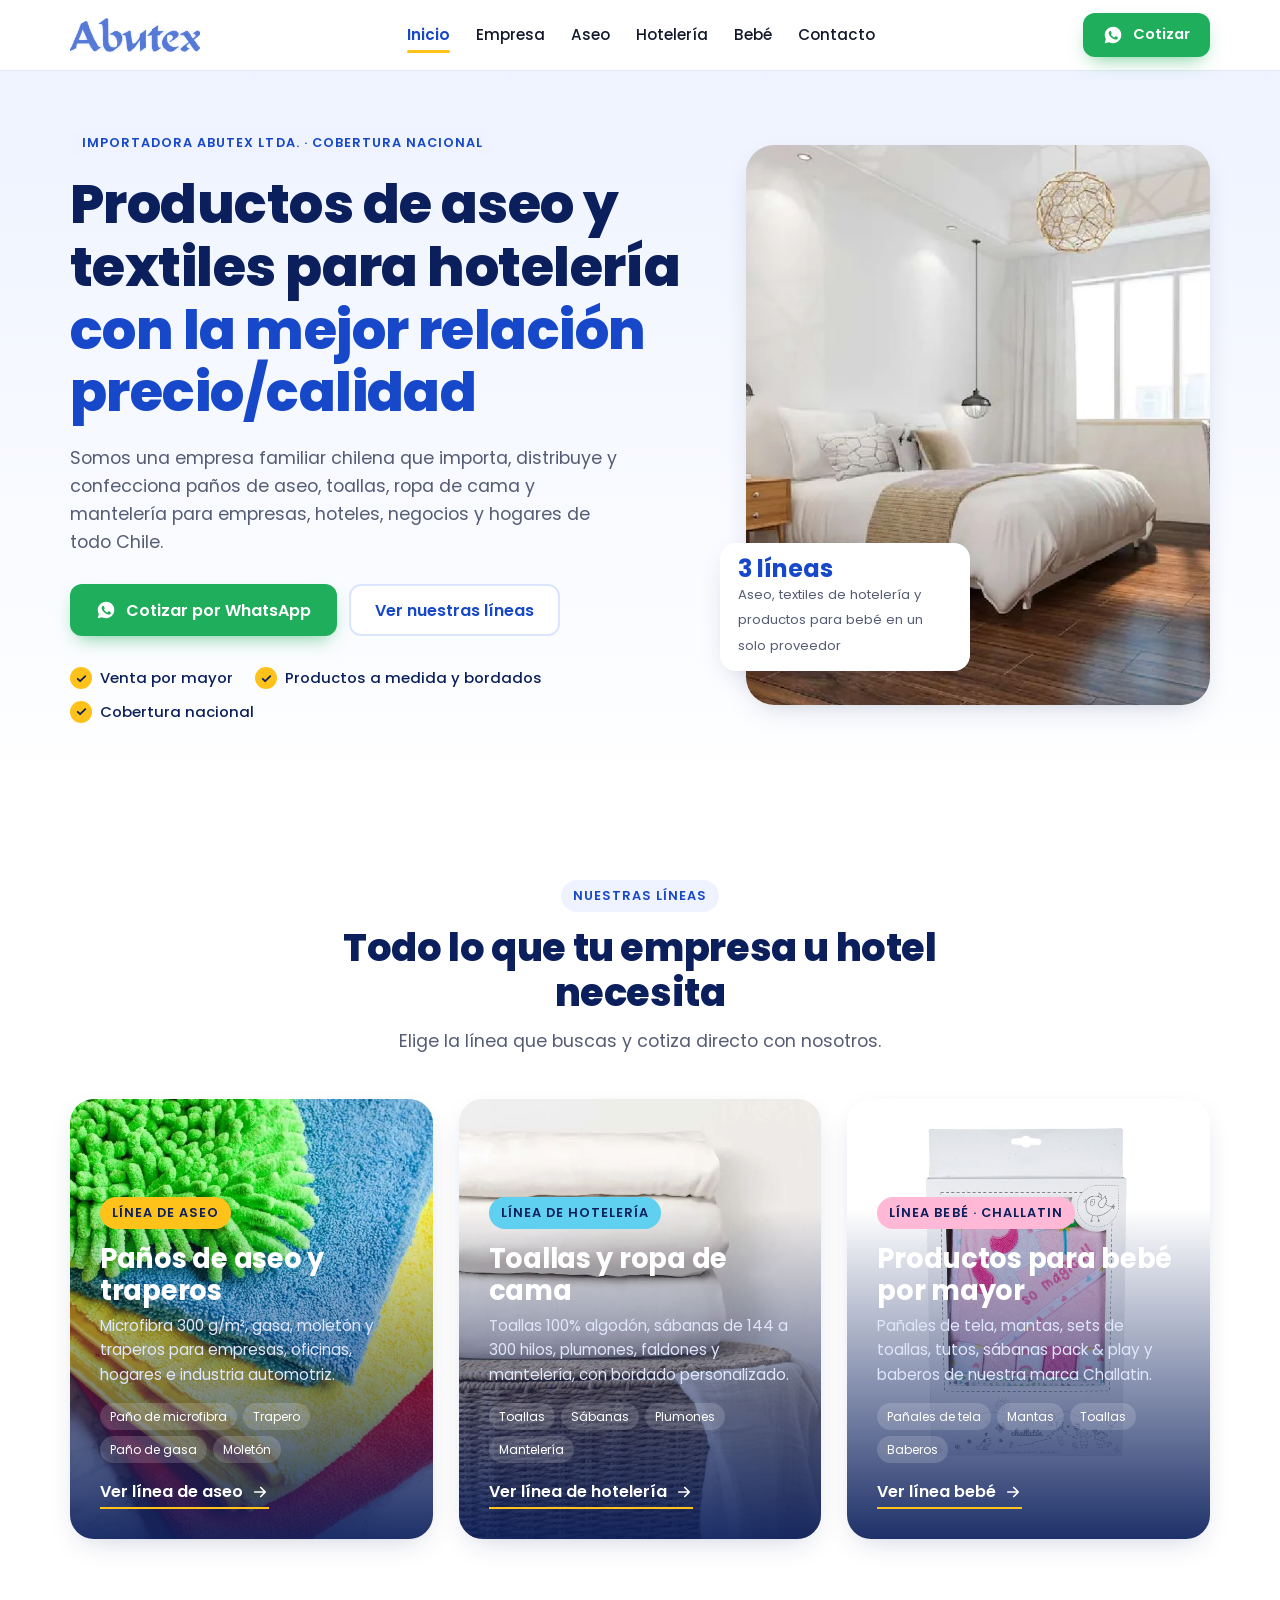
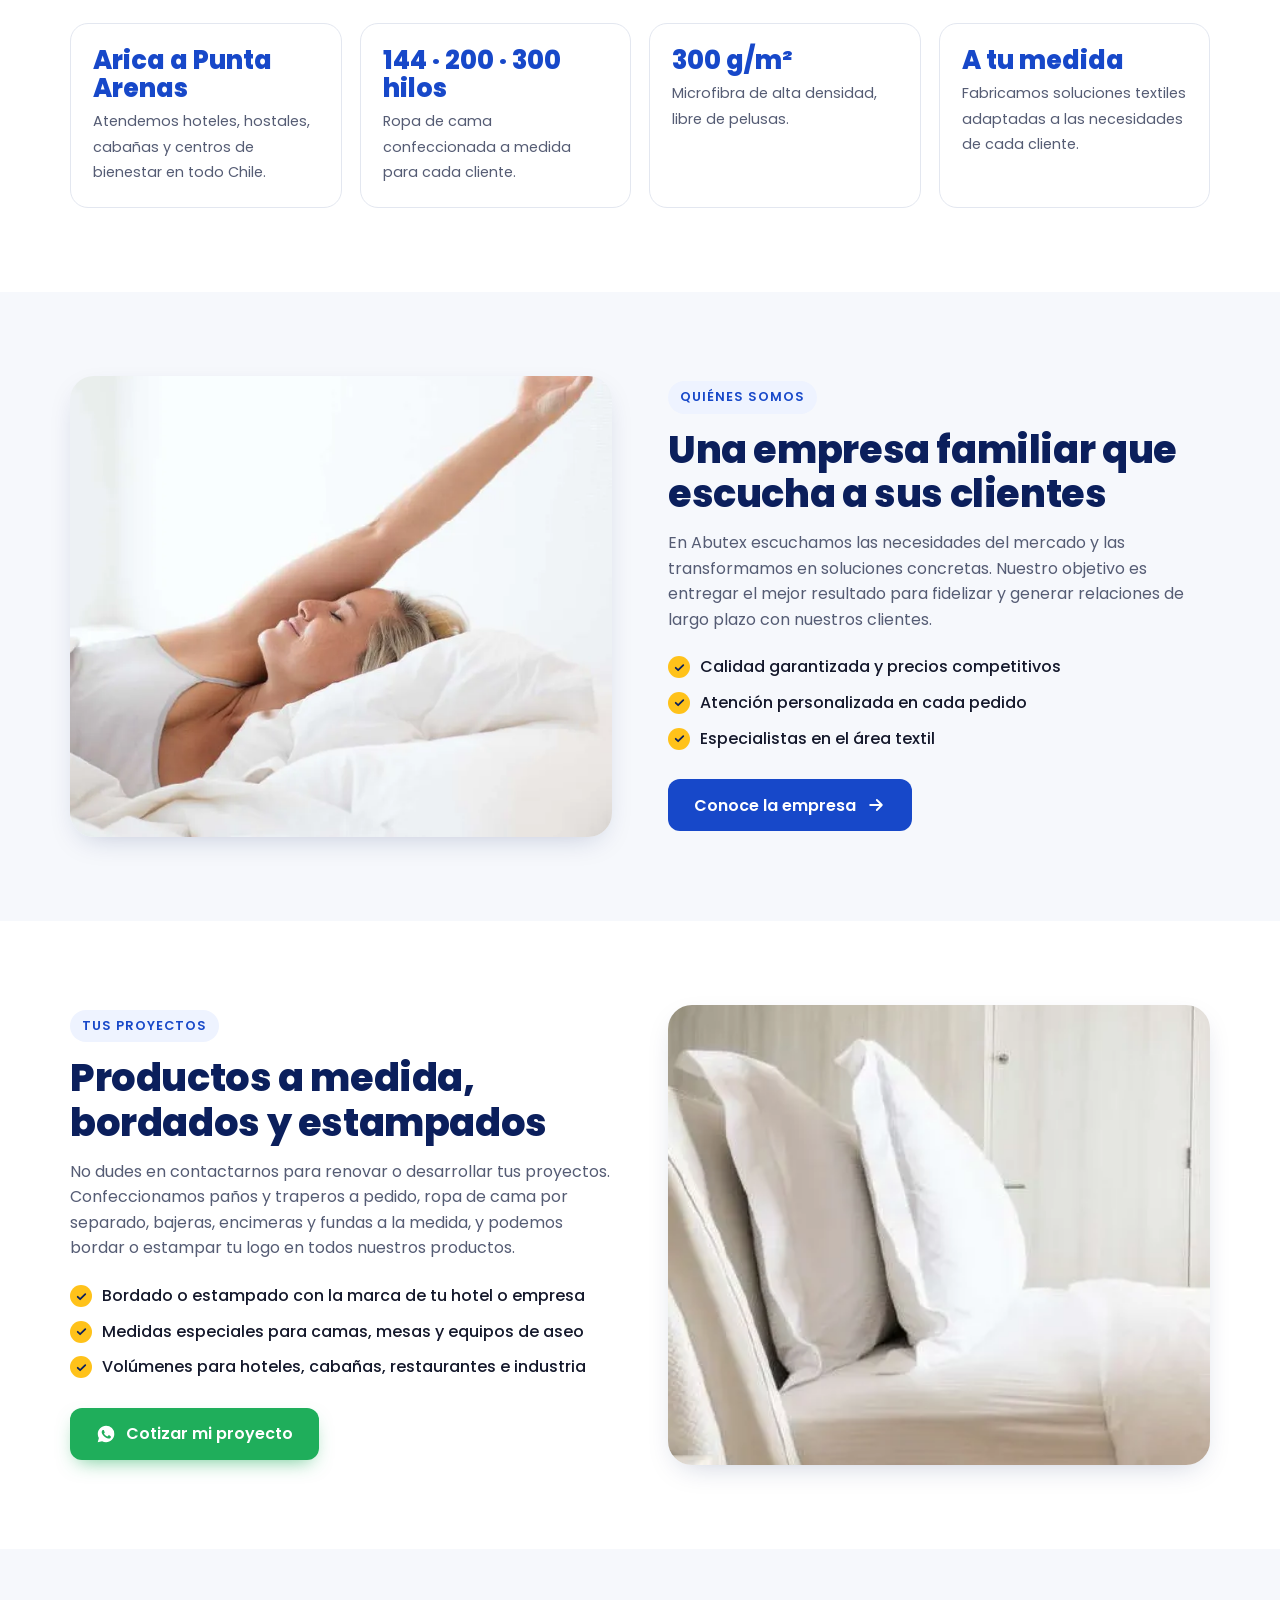
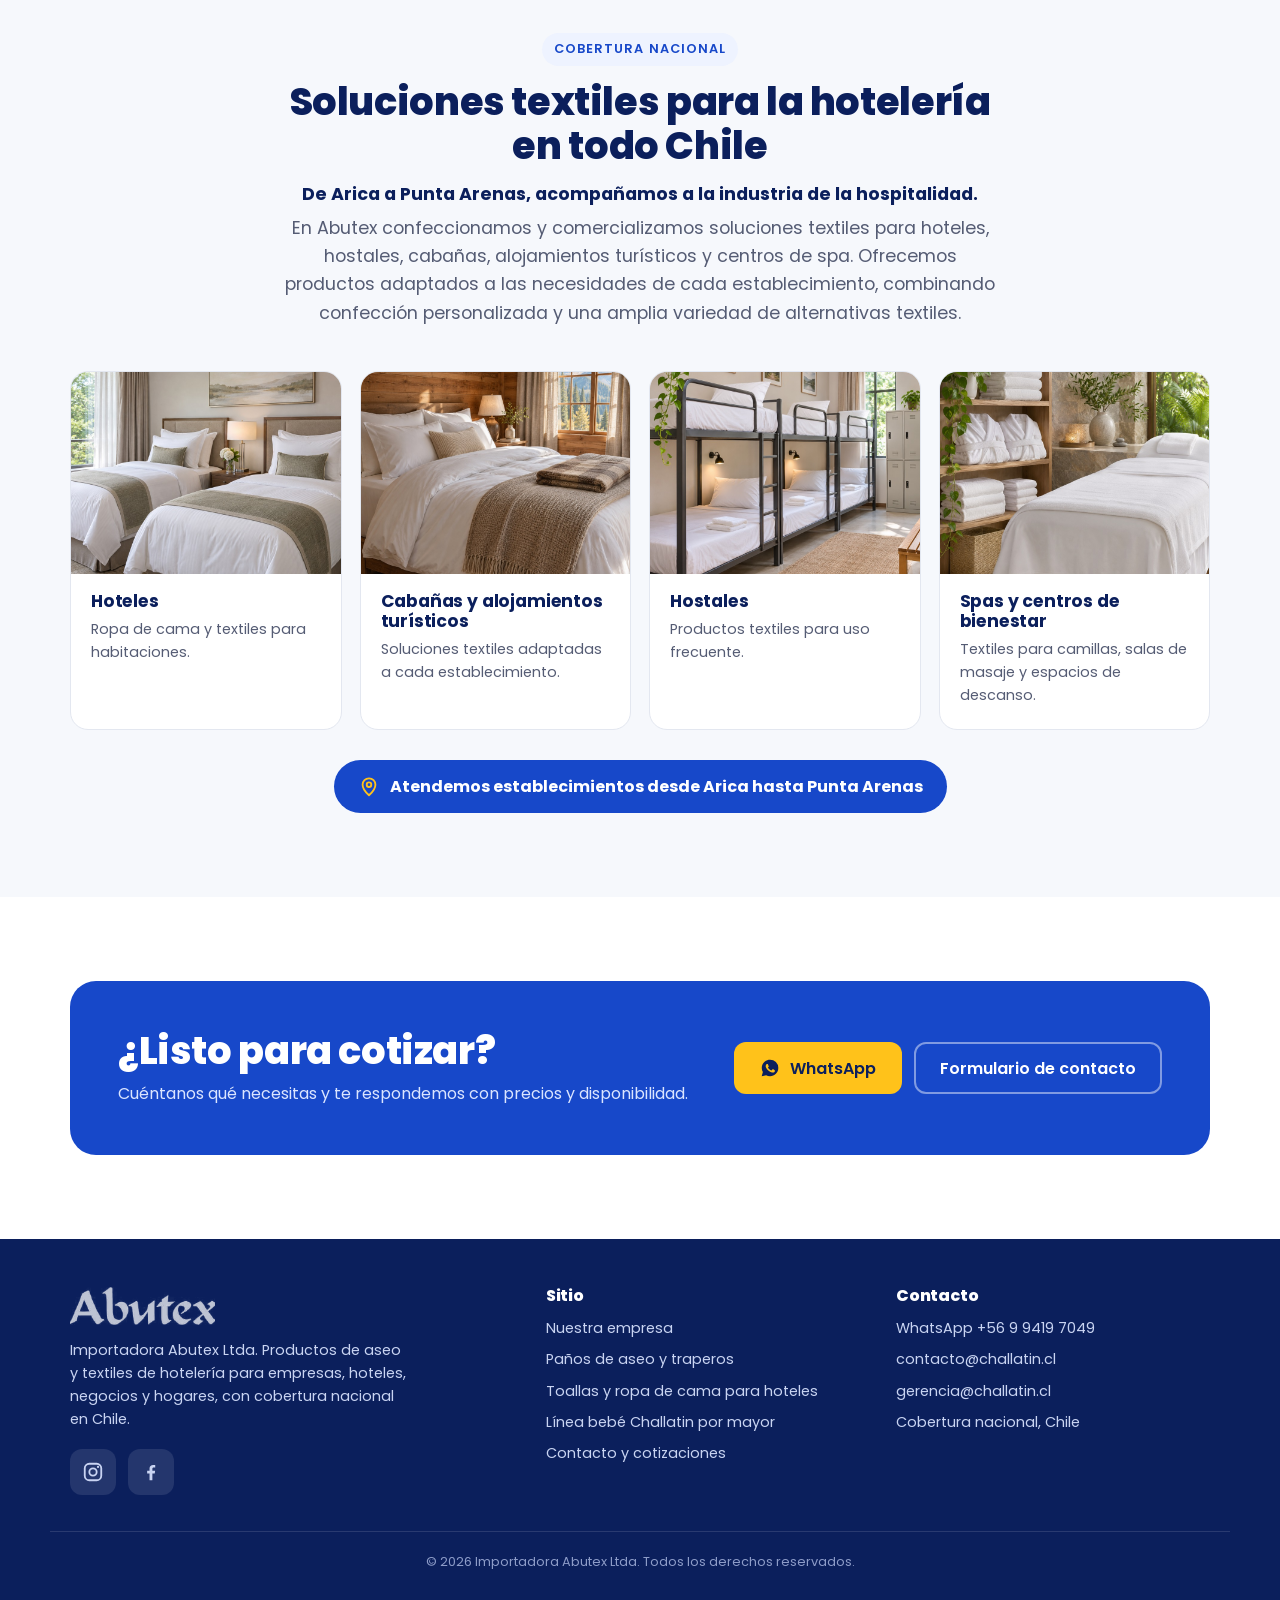
<file: index.html>
<!doctype html>
<html lang="es-CL">
<head>
<meta charset="utf-8">
<meta name="viewport" content="width=device-width, initial-scale=1">
<title>Abutex | Productos de Aseo y Textiles para Hotelería por Mayor en Chile</title>
<meta name="description" content="Importadora Abutex: paños de aseo y traperos de microfibra, toallas, sábanas, plumones y mantelería para empresas y hoteles. Bordados a medida y cobertura nacional. Cotiza por WhatsApp.">
<meta name="robots" content="index, follow, max-image-preview:large">
<link rel="canonical" href="https://www.abutex.cl/">
<meta name="theme-color" content="#1748c9">
<meta name="geo.region" content="CL">
<meta property="og:type" content="website">
<meta property="og:locale" content="es_CL">
<meta property="og:site_name" content="Abutex">
<meta property="og:title" content="Abutex: productos de aseo y textiles para hotelería en Chile">
<meta property="og:description" content="Importadora Abutex: paños de aseo y traperos de microfibra, toallas, sábanas, plumones y mantelería para empresas y hoteles. Bordados a medida y cobertura nacional. Cotiza por WhatsApp.">
<meta property="og:url" content="https://www.abutex.cl/">
<meta property="og:image" content="https://www.abutex.cl/img/og-home.jpg">
<meta property="og:image:width" content="1200">
<meta property="og:image:height" content="630">
<meta name="twitter:card" content="summary_large_image">
<meta name="twitter:title" content="Abutex: productos de aseo y textiles para hotelería en Chile">
<meta name="twitter:description" content="Importadora Abutex: paños de aseo y traperos de microfibra, toallas, sábanas, plumones y mantelería para empresas y hoteles. Bordados a medida y cobertura nacional. Cotiza por WhatsApp.">
<meta name="twitter:image" content="https://www.abutex.cl/img/og-home.jpg">
<link rel="icon" href="favicon.svg" type="image/svg+xml">
<link rel="apple-touch-icon" href="img/apple-touch-icon.png">
<link rel="preload" as="image" href="img/hoteleria-dormitorio.webp" fetchpriority="high">
<link rel="preconnect" href="https://fonts.googleapis.com">
<link rel="preconnect" href="https://fonts.gstatic.com" crossorigin>
<link href="https://fonts.googleapis.com/css2?family=Poppins:wght@400;500;600;700;800&display=swap" rel="stylesheet">
<link rel="stylesheet" href="css/styles.css?v=202611171215">
<script type="application/ld+json">
{
 "@context": "https://schema.org",
 "@graph": [
  {
   "@type": "Organization",
   "@id": "https://www.abutex.cl/#organizacion",
   "name": "Importadora Abutex Ltda.",
   "alternateName": "Abutex",
   "url": "https://www.abutex.cl/",
   "logo": "https://www.abutex.cl/img/logo-abutex.png",
   "description": "Empresa familiar chilena que importa, distribuye y confecciona productos de aseo (paños y traperos de microfibra) y textiles de hotelería (toallas, ropa de cama, plumones y mantelería) con cobertura nacional.",
   "email": "contacto@challatin.cl",
   "telephone": "+56994197049",
   "areaServed": {
    "@type": "Country",
    "name": "Chile"
   },
   "founder": {
    "@type": "Person",
    "name": "Roberto Abusleme",
    "jobTitle": "Dueño y Gerente"
   },
   "contactPoint": [
    {
     "@type": "ContactPoint",
     "telephone": "+56994197049",
     "contactType": "sales",
     "areaServed": "CL",
     "availableLanguage": "Spanish"
    }
   ],
   "sameAs": [
    "https://www.instagram.com/abutex.ltda",
    "https://www.facebook.com/abutex.ltda"
   ]
  },
  {
   "@type": "WebSite",
   "@id": "https://www.abutex.cl/#web",
   "url": "https://www.abutex.cl/",
   "name": "Abutex",
   "inLanguage": "es-CL",
   "publisher": {
    "@id": "https://www.abutex.cl/#organizacion"
   }
  },
  {
   "@type": "WebPage",
   "@id": "https://www.abutex.cl/#pagina",
   "url": "https://www.abutex.cl/",
   "name": "Abutex | Productos de Aseo y Textiles para Hotelería por Mayor en Chile",
   "description": "Importadora Abutex: paños de aseo y traperos de microfibra, toallas, sábanas, plumones y mantelería para empresas y hoteles. Bordados a medida y cobertura nacional. Cotiza por WhatsApp.",
   "inLanguage": "es-CL",
   "isPartOf": {
    "@id": "https://www.abutex.cl/#web"
   },
   "about": {
    "@id": "https://www.abutex.cl/#organizacion"
   }
  },
  {
   "@type": "OfferCatalog",
   "name": "Líneas de productos Abutex",
   "itemListElement": [
    {
     "@type": "OfferCatalog",
     "name": "Línea de aseo",
     "url": "https://www.abutex.cl/aseo"
    },
    {
     "@type": "OfferCatalog",
     "name": "Línea de hotelería",
     "url": "https://www.abutex.cl/hoteleria"
    },
    {
     "@type": "OfferCatalog",
     "name": "Línea bebé Challatin",
     "url": "https://www.abutex.cl/bebe"
    }
   ]
  }
 ]
}
</script>
</head>
<body>
<a class="skip" href="#contenido">Saltar al contenido</a>

<svg width="0" height="0" style="position:absolute" aria-hidden="true">
  <symbol id="i-wa" viewBox="0 0 24 24"><path fill="currentColor" d="M12.04 2C6.58 2 2.13 6.45 2.13 11.91c0 1.75.46 3.45 1.32 4.95L2.05 22l5.25-1.38a9.9 9.9 0 0 0 4.74 1.21h.01c5.46 0 9.91-4.45 9.91-9.91A9.85 9.85 0 0 0 12.04 2Zm5.8 14.06c-.24.68-1.42 1.3-1.96 1.35-.5.05-.97.23-3.27-.68-2.77-1.09-4.52-3.92-4.66-4.1-.13-.18-1.1-1.47-1.1-2.8 0-1.33.7-1.99.95-2.26.24-.27.53-.34.71-.34l.51.01c.16 0 .38-.06.6.46.23.54.77 1.87.84 2 .07.14.11.3.02.48-.09.18-.13.29-.27.45-.13.16-.28.35-.4.47-.13.13-.27.28-.12.55.16.27.7 1.15 1.5 1.86 1.03.92 1.9 1.2 2.17 1.34.27.13.43.11.58-.07.16-.18.67-.78.85-1.05.18-.27.36-.22.6-.13.25.09 1.57.74 1.84.88.27.13.45.2.52.31.07.11.07.65-.17 1.33Z"/></symbol>
  <symbol id="i-check" viewBox="0 0 24 24"><path fill="none" stroke="currentColor" stroke-width="3.2" stroke-linecap="round" stroke-linejoin="round" d="m5 12.5 4.5 4.5L19 7.5"/></symbol>
  <symbol id="i-drop" viewBox="0 0 24 24"><path fill="none" stroke="currentColor" stroke-width="2" stroke-linejoin="round" d="M12 3s6.5 7.2 6.5 11.5a6.5 6.5 0 0 1-13 0C5.5 10.2 12 3 12 3Z"/></symbol>
  <symbol id="i-shield" viewBox="0 0 24 24"><path fill="none" stroke="currentColor" stroke-width="2" stroke-linejoin="round" d="M12 3 4.5 6v5.5c0 4.6 3.2 8.3 7.5 9.5 4.3-1.2 7.5-4.9 7.5-9.5V6L12 3Z"/><path fill="none" stroke="currentColor" stroke-width="2" stroke-linecap="round" stroke-linejoin="round" d="m8.8 12 2.2 2.2 4.2-4.4"/></symbol>
  <symbol id="i-repeat" viewBox="0 0 24 24"><path fill="none" stroke="currentColor" stroke-width="2" stroke-linecap="round" stroke-linejoin="round" d="M17 2l4 4-4 4M3 11V9a3 3 0 0 1 3-3h15M7 22l-4-4 4-4M21 13v2a3 3 0 0 1-3 3H3"/></symbol>
  <symbol id="i-sparkle" viewBox="0 0 24 24"><path fill="none" stroke="currentColor" stroke-width="2" stroke-linejoin="round" d="M12 3l1.9 5.6L19.5 10.5l-5.6 1.9L12 18l-1.9-5.6L4.5 10.5l5.6-1.9L12 3Z"/><path fill="none" stroke="currentColor" stroke-width="2" stroke-linecap="round" d="M19 17v4M17 19h4"/></symbol>
  <symbol id="i-ruler" viewBox="0 0 24 24"><path fill="none" stroke="currentColor" stroke-width="2" stroke-linejoin="round" d="M3 17 17 3l4 4L7 21l-4-4Z"/><path fill="none" stroke="currentColor" stroke-width="2" stroke-linecap="round" d="m7 13 2 2M10 10l2 2M13 7l2 2"/></symbol>
  <symbol id="i-user" viewBox="0 0 24 24"><circle cx="12" cy="8" r="4" fill="none" stroke="currentColor" stroke-width="2"/><path fill="none" stroke="currentColor" stroke-width="2" stroke-linecap="round" d="M4 21c1.5-4 4.5-6 8-6s6.5 2 8 6"/></symbol>
  <symbol id="i-tag" viewBox="0 0 24 24"><path fill="none" stroke="currentColor" stroke-width="2" stroke-linejoin="round" d="M3 12V3h9l9 9-9 9-9-9Z"/><circle cx="7.5" cy="7.5" r="1.5" fill="currentColor"/></symbol>
  <symbol id="i-phone" viewBox="0 0 24 24"><path fill="none" stroke="currentColor" stroke-width="2" stroke-linejoin="round" d="M5 3h4l2 5-2.5 1.5a11 11 0 0 0 6 6L16 13l5 2v4a2 2 0 0 1-2 2A16 16 0 0 1 3 5a2 2 0 0 1 2-2Z"/></symbol>
  <symbol id="i-mail" viewBox="0 0 24 24"><rect x="3" y="5" width="18" height="14" rx="2" fill="none" stroke="currentColor" stroke-width="2"/><path fill="none" stroke="currentColor" stroke-width="2" stroke-linejoin="round" d="m3 7 9 6 9-6"/></symbol>
  <symbol id="i-globe" viewBox="0 0 24 24"><circle cx="12" cy="12" r="9" fill="none" stroke="currentColor" stroke-width="2"/><path fill="none" stroke="currentColor" stroke-width="2" d="M3 12h18M12 3c2.5 2.5 3.8 5.5 3.8 9s-1.3 6.5-3.8 9c-2.5-2.5-3.8-5.5-3.8-9S9.5 5.5 12 3Z"/></symbol>
  <symbol id="i-ig" viewBox="0 0 24 24"><rect x="3" y="3" width="18" height="18" rx="5" fill="none" stroke="currentColor" stroke-width="2"/><circle cx="12" cy="12" r="4" fill="none" stroke="currentColor" stroke-width="2"/><circle cx="17.5" cy="6.5" r="1.2" fill="currentColor"/></symbol>
  <symbol id="i-fb" viewBox="0 0 24 24"><path fill="currentColor" d="M13.5 21v-7.5h2.6l.4-3h-3V8.6c0-.9.3-1.5 1.5-1.5h1.6V4.4c-.3 0-1.2-.1-2.3-.1-2.3 0-3.9 1.4-3.9 4v2.2H7.8v3h2.6V21h3.1Z"/></symbol>

  <symbol id="i-arrow" viewBox="0 0 24 24"><path fill="none" stroke="currentColor" stroke-width="2.2" stroke-linecap="round" stroke-linejoin="round" d="M5 12h14M13 6l6 6-6 6"/></symbol>
  <symbol id="i-map" viewBox="0 0 24 24"><path fill="none" stroke="currentColor" stroke-width="2" stroke-linejoin="round" d="M12 21s7-6.2 7-11.5A7 7 0 0 0 5 9.5C5 14.8 12 21 12 21Z"/><circle cx="12" cy="9.5" r="2.5" fill="none" stroke="currentColor" stroke-width="2"/></symbol>
  <symbol id="i-bed" viewBox="0 0 24 24"><path fill="none" stroke="currentColor" stroke-width="2" stroke-linecap="round" stroke-linejoin="round" d="M3 18V6M3 14h18v4M21 14v-2a3 3 0 0 0-3-3h-7v5M7 11.5a1.5 1.5 0 1 0 0-.01"/></symbol>
  <symbol id="i-needle" viewBox="0 0 24 24"><path fill="none" stroke="currentColor" stroke-width="2" stroke-linecap="round" stroke-linejoin="round" d="M20 4 7 17l-3 3M16 4h4v4M4 14c2-1 4 1 6 0s2-3 4-4"/></symbol>
  <symbol id="i-eye" viewBox="0 0 24 24"><path fill="none" stroke="currentColor" stroke-width="2" stroke-linejoin="round" d="M2 12s3.5-7 10-7 10 7 10 7-3.5 7-10 7S2 12 2 12Z"/><circle cx="12" cy="12" r="3" fill="none" stroke="currentColor" stroke-width="2"/></symbol>
  <symbol id="i-target" viewBox="0 0 24 24"><circle cx="12" cy="12" r="9" fill="none" stroke="currentColor" stroke-width="2"/><circle cx="12" cy="12" r="5" fill="none" stroke="currentColor" stroke-width="2"/><circle cx="12" cy="12" r="1.5" fill="currentColor"/></symbol>
  <symbol id="i-heart" viewBox="0 0 24 24"><path fill="none" stroke="currentColor" stroke-width="2" stroke-linejoin="round" d="M12 20s-7.5-4.6-9-9.5C2 7 4.5 4.5 7.5 4.5c2 0 3.5 1.2 4.5 2.7 1-1.5 2.5-2.7 4.5-2.7 3 0 5.5 2.5 4.5 6-1.5 4.9-9 9.5-9 9.5Z"/></symbol>
</svg>


<header class="top">
  <div class="wrap">
    <a href="./" class="logo" aria-label="Abutex, ir al inicio"><img src="img/logo-abutex.png" width="446" height="117" alt="Abutex"></a>
    <nav class="nav" id="nav" aria-label="Principal">
      <a href="./" class="active" aria-current="page">Inicio</a>
      <a href="empresa">Empresa</a>
      <a href="aseo">Aseo</a>
      <a href="hoteleria">Hotelería</a>
      <a href="bebe">Bebé</a>
      <a href="contacto">Contacto</a>
    </nav>
    <div style="display:flex;gap:6px;align-items:center">
      <a class="btn btn-wa" href="https://wa.me/56994197049?text=Hola%20Abutex%2C%20quiero%20cotizar." target="_blank" rel="noopener" data-cta="header-whatsapp"><svg><use href="#i-wa"/></svg><span>Cotizar</span></a>
      <button class="menu-btn" aria-label="Abrir menú" aria-expanded="false" aria-controls="nav" id="menuBtn"><svg viewBox="0 0 24 24"><path fill="none" stroke="currentColor" stroke-width="2" stroke-linecap="round" d="M4 7h16M4 12h16M4 17h16"/></svg></button>
    </div>
  </div>
</header>

<main id="contenido">
<section class="hero" id="inicio" aria-labelledby="titulo-principal">
  <div class="wrap">
    <div>
      <span class="eyebrow">Importadora Abutex Ltda. · Cobertura nacional</span>
      <h1 id="titulo-principal">Productos de aseo y textiles para hotelería <span>con la mejor relación precio/calidad</span></h1>
      <p class="lead">Somos una empresa familiar chilena que importa, distribuye y confecciona paños de aseo, toallas, ropa de cama y mantelería para empresas, hoteles, negocios y hogares de todo Chile.</p>
      <div class="hero-ctas">
        <a class="btn btn-wa" href="https://wa.me/56994197049?text=Hola%20Abutex%2C%20quiero%20cotizar." target="_blank" rel="noopener" data-cta="home-hero-whatsapp"><svg><use href="#i-wa"/></svg>Cotizar por WhatsApp</a>
        <a class="btn btn-ghost" href="#lineas" data-cta="home-hero-lineas">Ver nuestras líneas</a>
      </div>
      <ul class="hero-trust">
        <li><span class="check"><svg><use href="#i-check"/></svg></span>Venta por mayor</li>
        <li><span class="check"><svg><use href="#i-check"/></svg></span>Productos a medida y bordados</li>
        <li><span class="check"><svg><use href="#i-check"/></svg></span>Cobertura nacional</li>
      </ul>
    </div>
    <div class="hero-media">
      <img src="img/hoteleria-dormitorio.webp" width="720" height="717" alt="Habitación de hotel con ropa de cama blanca Abutex" fetchpriority="high" decoding="async">
      <div class="hero-badge"><div><strong>3 líneas</strong><span>Aseo, textiles de hotelería y productos para bebé en un solo proveedor</span></div></div>
    </div>
  </div>
</section>

<section id="lineas" aria-labelledby="t-lineas">
  <div class="wrap">
    <div class="section-head center">
      <span class="eyebrow">Nuestras líneas</span>
      <h2 id="t-lineas">Todo lo que tu empresa u hotel necesita</h2>
      <p class="lead">Elige la línea que buscas y cotiza directo con nosotros.</p>
    </div>
    <div class="lines three">
      <a class="line-card" href="aseo" data-cta="home-linea-aseo">
        <img src="img/hero-panos-de-aseo.webp" width="683" height="1242" alt="Paños de microfibra de colores para aseo" loading="lazy" decoding="async">
        <div class="in">
          <span class="eyebrow">Línea de aseo</span>
          <h3>Paños de aseo y traperos</h3>
          <p>Microfibra 300 g/m², gasa, moletón y traperos para empresas, oficinas, hogares e industria automotriz.</p>
          <ul class="chips"><li>Paño de microfibra</li><li>Trapero</li><li>Paño de gasa</li><li>Moletón</li></ul>
          <span class="more">Ver línea de aseo <svg width="18" height="18"><use href="#i-arrow"/></svg></span>
        </div>
      </a>
      <a class="line-card hotel" href="hoteleria" data-cta="home-linea-hoteleria">
        <img src="img/toallas-apiladas.webp" width="637" height="949" alt="Sábanas y toallas blancas dobladas sobre canasto de mimbre" loading="lazy" decoding="async">
        <div class="in">
          <span class="eyebrow">Línea de hotelería</span>
          <h3>Toallas y ropa de cama</h3>
          <p>Toallas 100% algodón, sábanas de 144 a 300 hilos, plumones, faldones y mantelería, con bordado personalizado.</p>
          <ul class="chips"><li>Toallas</li><li>Sábanas</li><li>Plumones</li><li>Mantelería</li></ul>
          <span class="more">Ver línea de hotelería <svg width="18" height="18"><use href="#i-arrow"/></svg></span>
        </div>
      </a>
      <a class="line-card bebe" href="bebe" data-cta="home-linea-bebe">
        <img src="img/bebe-set-toalla-rosado.jpg" width="720" height="720" alt="Set de toallas para bebé Challatin en caja de regalo" loading="lazy" decoding="async">
        <div class="in">
          <span class="eyebrow">Línea bebé · Challatin</span>
          <h3>Productos para bebé por mayor</h3>
          <p>Pañales de tela, mantas, sets de toallas, tutos, sábanas pack &amp; play y baberos de nuestra marca Challatin.</p>
          <ul class="chips"><li>Pañales de tela</li><li>Mantas</li><li>Toallas</li><li>Baberos</li></ul>
          <span class="more">Ver línea bebé <svg width="18" height="18"><use href="#i-arrow"/></svg></span>
        </div>
      </a>
    </div>
  </div>
</section>

<section style="padding-top:0" aria-label="Abutex en cifras">
  <div class="wrap">
    <ul class="stats">
      <li><strong>Arica a Punta Arenas</strong><span>Atendemos hoteles, hostales, cabañas y centros de bienestar en todo Chile.</span></li>
      <li><strong>144 · 200 · 300 hilos</strong><span>Ropa de cama confeccionada a medida para cada cliente.</span></li>
      <li><strong>300 g/m²</strong><span>Microfibra de alta densidad, libre de pelusas.</span></li>
      <li><strong>A tu medida</strong><span>Fabricamos soluciones textiles adaptadas a las necesidades de cada cliente.</span></li>
    </ul>
  </div>
</section>

<section class="split uses" aria-labelledby="t-quienes">
  <div class="wrap">
    <div><img src="img/ropa-de-cama.webp" width="720" height="732" alt="Mujer despertando descansada en cama con ropa de cama blanca" loading="lazy" decoding="async"></div>
    <div>
      <span class="eyebrow">Quiénes somos</span>
      <h2 id="t-quienes">Una empresa familiar que escucha a sus clientes</h2>
      <p>En Abutex escuchamos las necesidades del mercado y las transformamos en soluciones concretas. Nuestro objetivo es entregar el mejor resultado para fidelizar y generar relaciones de largo plazo con nuestros clientes.</p>
      <ul class="tick">
        <li><span class="check"><svg><use href="#i-check"/></svg></span>Calidad garantizada y precios competitivos</li>
        <li><span class="check"><svg><use href="#i-check"/></svg></span>Atención personalizada en cada pedido</li>
        <li><span class="check"><svg><use href="#i-check"/></svg></span>Especialistas en el área textil</li>
      </ul>
      <a class="btn btn-primary" href="empresa" data-cta="home-empresa">Conoce la empresa <svg><use href="#i-arrow"/></svg></a>
    </div>
  </div>
</section>

<section class="split rev" aria-labelledby="t-medida">
  <div class="wrap">
    <div><img src="img/proyecto-almohadas.webp" width="439" height="459" alt="Almohadas y sábanas blancas confeccionadas a medida" loading="lazy" decoding="async"></div>
    <div>
      <span class="eyebrow">Tus proyectos</span>
      <h2 id="t-medida">Productos a medida, bordados y estampados</h2>
      <p>No dudes en contactarnos para renovar o desarrollar tus proyectos. Confeccionamos paños y traperos a pedido, ropa de cama por separado, bajeras, encimeras y fundas a la medida, y podemos bordar o estampar tu logo en todos nuestros productos.</p>
      <ul class="tick">
        <li><span class="check"><svg><use href="#i-check"/></svg></span>Bordado o estampado con la marca de tu hotel o empresa</li>
        <li><span class="check"><svg><use href="#i-check"/></svg></span>Medidas especiales para camas, mesas y equipos de aseo</li>
        <li><span class="check"><svg><use href="#i-check"/></svg></span>Volúmenes para hoteles, cabañas, restaurantes e industria</li>
      </ul>
      <a class="btn btn-wa" href="https://wa.me/56994197049?text=Hola%20Abutex%2C%20quiero%20cotizar%20un%20proyecto%20a%20medida." target="_blank" rel="noopener" data-cta="home-medida"><svg><use href="#i-wa"/></svg>Cotizar mi proyecto</a>
    </div>
  </div>
</section>

<section class="coverage" id="cobertura" aria-labelledby="t-cobertura">
  <div class="wrap">
    <div class="section-head center">
      <span class="eyebrow">Cobertura nacional</span>
      <h2 id="t-cobertura">Soluciones textiles para la hotelería en todo Chile</h2>
      <p class="lead"><strong>De Arica a Punta Arenas, acompañamos a la industria de la hospitalidad.</strong> En Abutex confeccionamos y comercializamos soluciones textiles para hoteles, hostales, cabañas, alojamientos turísticos y centros de spa. Ofrecemos productos adaptados a las necesidades de cada establecimiento, combinando confección personalizada y una amplia variedad de alternativas textiles.</p>
    </div>
    <div class="cov-grid">
      <article class="cov-card">
        <img src="img/hoteleria/cobertura-hotel.jpg" width="900" height="900" alt="Habitación de hotel con ropa de cama blanca" loading="lazy" decoding="async">
        <div><h3>Hoteles</h3><p>Ropa de cama y textiles para habitaciones.</p></div>
      </article>
      <article class="cov-card">
        <img src="img/hoteleria/cobertura-cabana.jpg" width="900" height="900" alt="Cabaña turística en un entorno natural" loading="lazy" decoding="async">
        <div><h3>Cabañas y alojamientos turísticos</h3><p>Soluciones textiles adaptadas a cada establecimiento.</p></div>
      </article>
      <article class="cov-card">
        <img src="img/hoteleria/cobertura-hostal.jpg" width="900" height="900" alt="Habitación de hostal con camas tendidas" loading="lazy" decoding="async">
        <div><h3>Hostales</h3><p>Productos textiles para uso frecuente.</p></div>
      </article>
      <article class="cov-card">
        <img src="img/hoteleria/cobertura-spa.jpg" width="900" height="900" alt="Sala de masajes de un spa" loading="lazy" decoding="async">
        <div><h3>Spas y centros de bienestar</h3><p>Textiles para camillas, salas de masaje y espacios de descanso.</p></div>
      </article>
    </div>
    <p class="cov-note"><svg width="22" height="22"><use href="#i-map"/></svg>Atendemos establecimientos desde Arica hasta Punta Arenas</p>
  </div>
</section>


<section aria-label="Cotiza con Abutex">
  <div class="wrap">
    <div class="cta-band">
      <div>
        <h2>¿Listo para cotizar?</h2>
        <p>Cuéntanos qué necesitas y te respondemos con precios y disponibilidad.</p>
      </div>
      <div class="btns">
        <a class="btn btn-yellow" href="https://wa.me/56994197049?text=Hola%20Abutex%2C%20quiero%20cotizar." target="_blank" rel="noopener" data-cta="home-cta-whatsapp"><svg><use href="#i-wa"/></svg>WhatsApp</a>
        <a class="btn btn-ghost" href="contacto" data-cta="home-cta-contacto">Formulario de contacto</a>
      </div>
    </div>
  </div>
</section>

</main>

<footer class="foot">
  <div class="wrap">
    <div>
      <a href="./" class="logo" aria-label="Abutex, volver al inicio"><img src="img/logo-abutex-blanco.png" width="446" height="117" alt="Abutex" loading="lazy"></a>
      <p style="margin:14px 0 18px;max-width:340px">Importadora Abutex Ltda. Productos de aseo y textiles de hotelería para empresas, hoteles, negocios y hogares, con cobertura nacional en Chile.</p>
      <div class="social">
        <a href="https://www.instagram.com/abutex.ltda" target="_blank" rel="noopener" aria-label="Abutex en Instagram" data-cta="instagram"><svg><use href="#i-ig"/></svg></a>
        <a href="https://www.facebook.com/abutex.ltda" target="_blank" rel="noopener" aria-label="Abutex en Facebook" data-cta="facebook"><svg><use href="#i-fb"/></svg></a>
      </div>
    </div>
    <nav aria-label="Sitio">
      <h2>Sitio</h2>
      <ul>
        <li><a href="empresa">Nuestra empresa</a></li>
        <li><a href="aseo">Paños de aseo y traperos</a></li>
        <li><a href="hoteleria">Toallas y ropa de cama para hoteles</a></li>
        <li><a href="bebe">Línea bebé Challatin por mayor</a></li>
        <li><a href="contacto">Contacto y cotizaciones</a></li>
      </ul>
    </nav>
    <div>
      <h2>Contacto</h2>
      <ul>
        <li><a href="https://wa.me/56994197049" target="_blank" rel="noopener" data-cta="footer-whatsapp">WhatsApp +56 9 9419 7049</a></li>
        <li><a href="mailto:contacto@challatin.cl">contacto@challatin.cl</a></li>
        <li><a href="mailto:gerencia@challatin.cl">gerencia@challatin.cl</a></li>
        <li>Cobertura nacional, Chile</li>
      </ul>
    </div>
  </div>
  <div class="wrap foot-bottom">© <span id="year">2026</span> Importadora Abutex Ltda. Todos los derechos reservados.</div>
</footer>

<a class="wa-float" href="https://wa.me/56994197049?text=Hola%20Abutex%2C%20quiero%20cotizar." target="_blank" rel="noopener" aria-label="Escríbenos por WhatsApp" data-cta="flotante-whatsapp"><svg><use href="#i-wa"/></svg></a>
<script src="js/main.js?v=202611171215" defer></script>
</body>
</html>
</file>
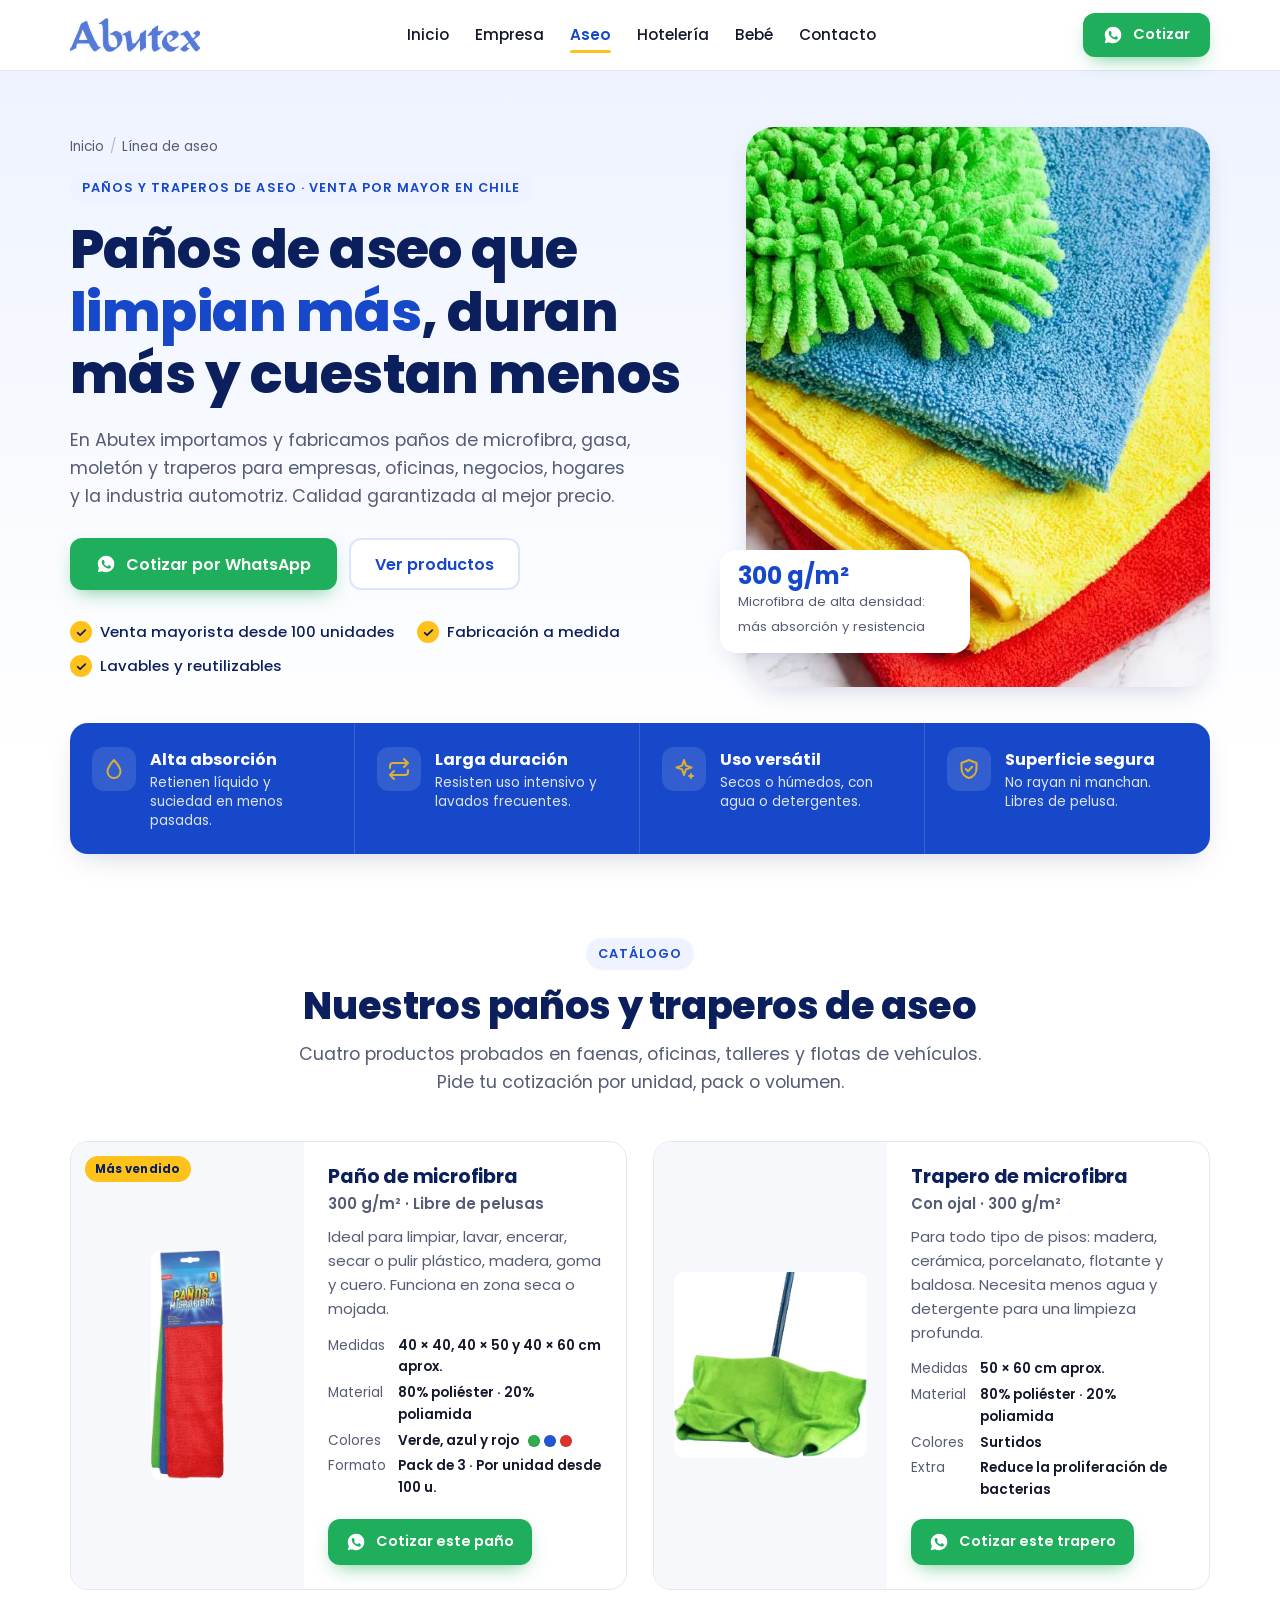
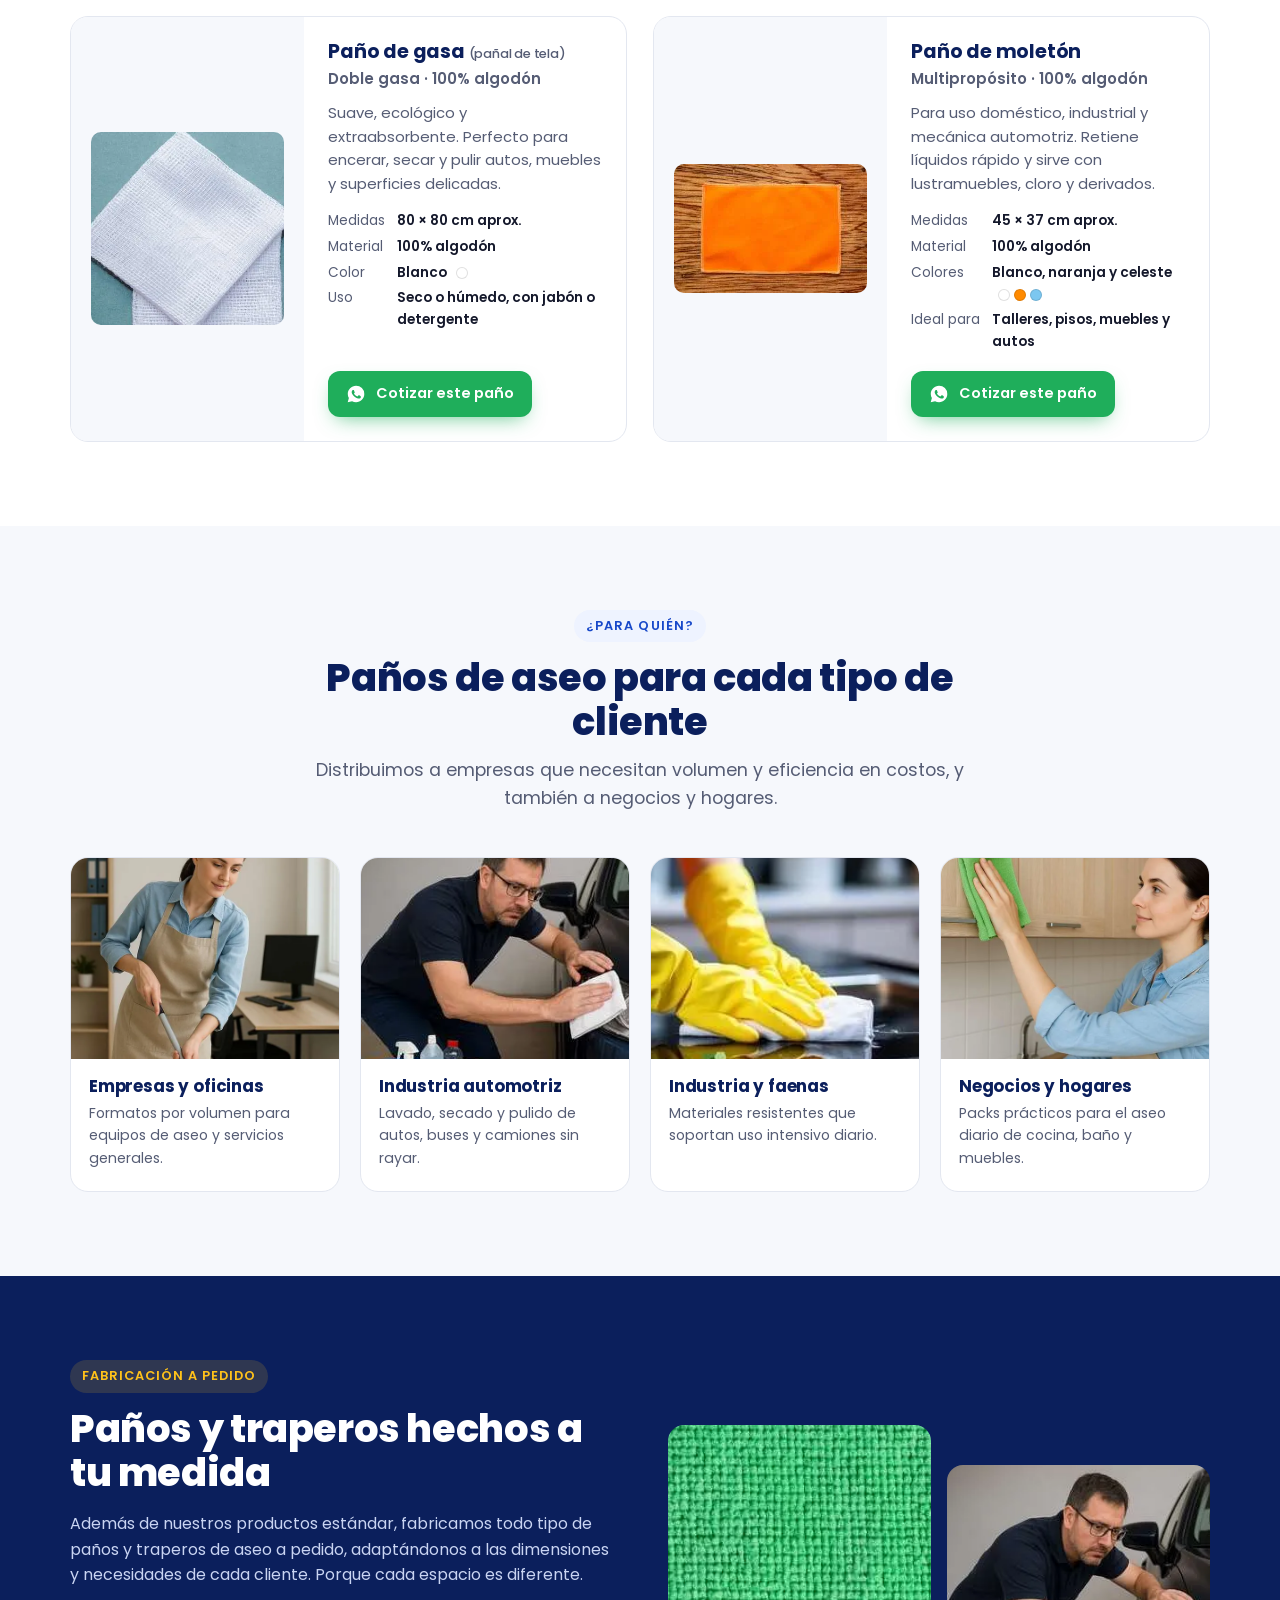
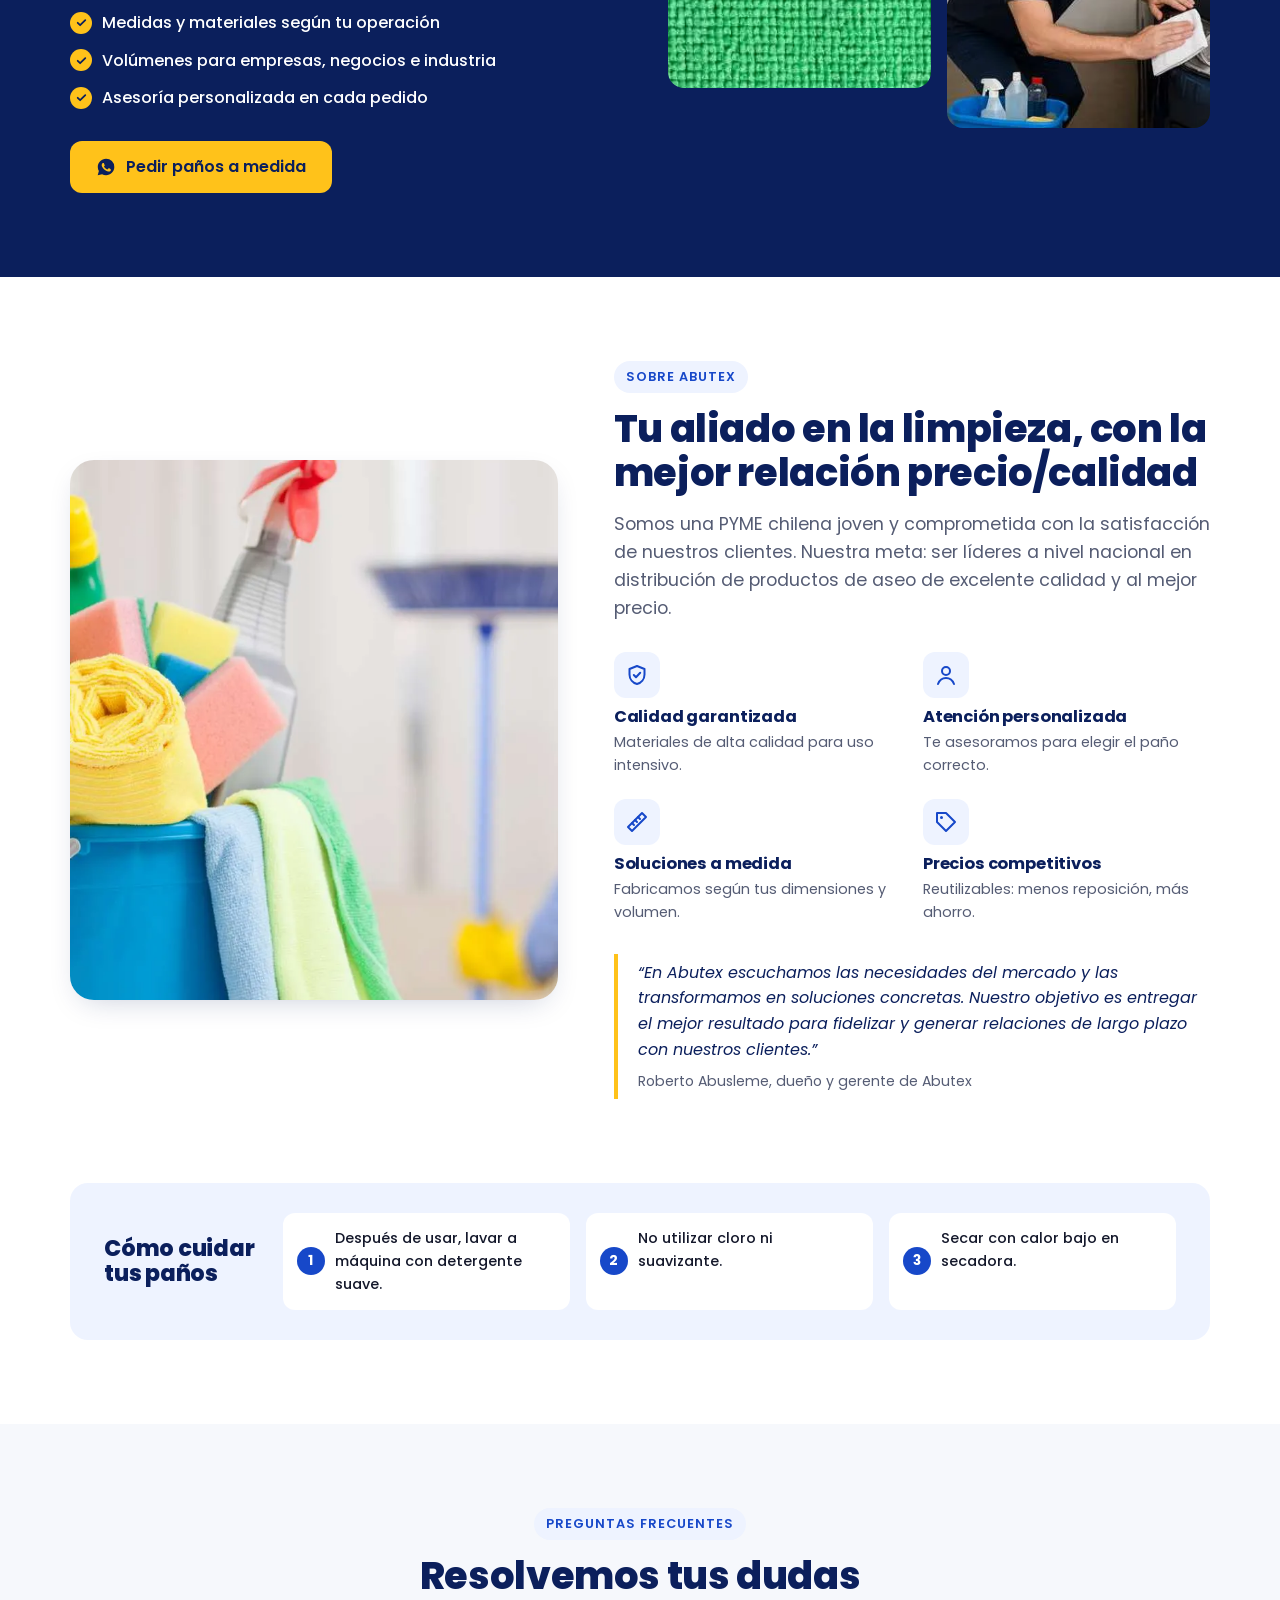
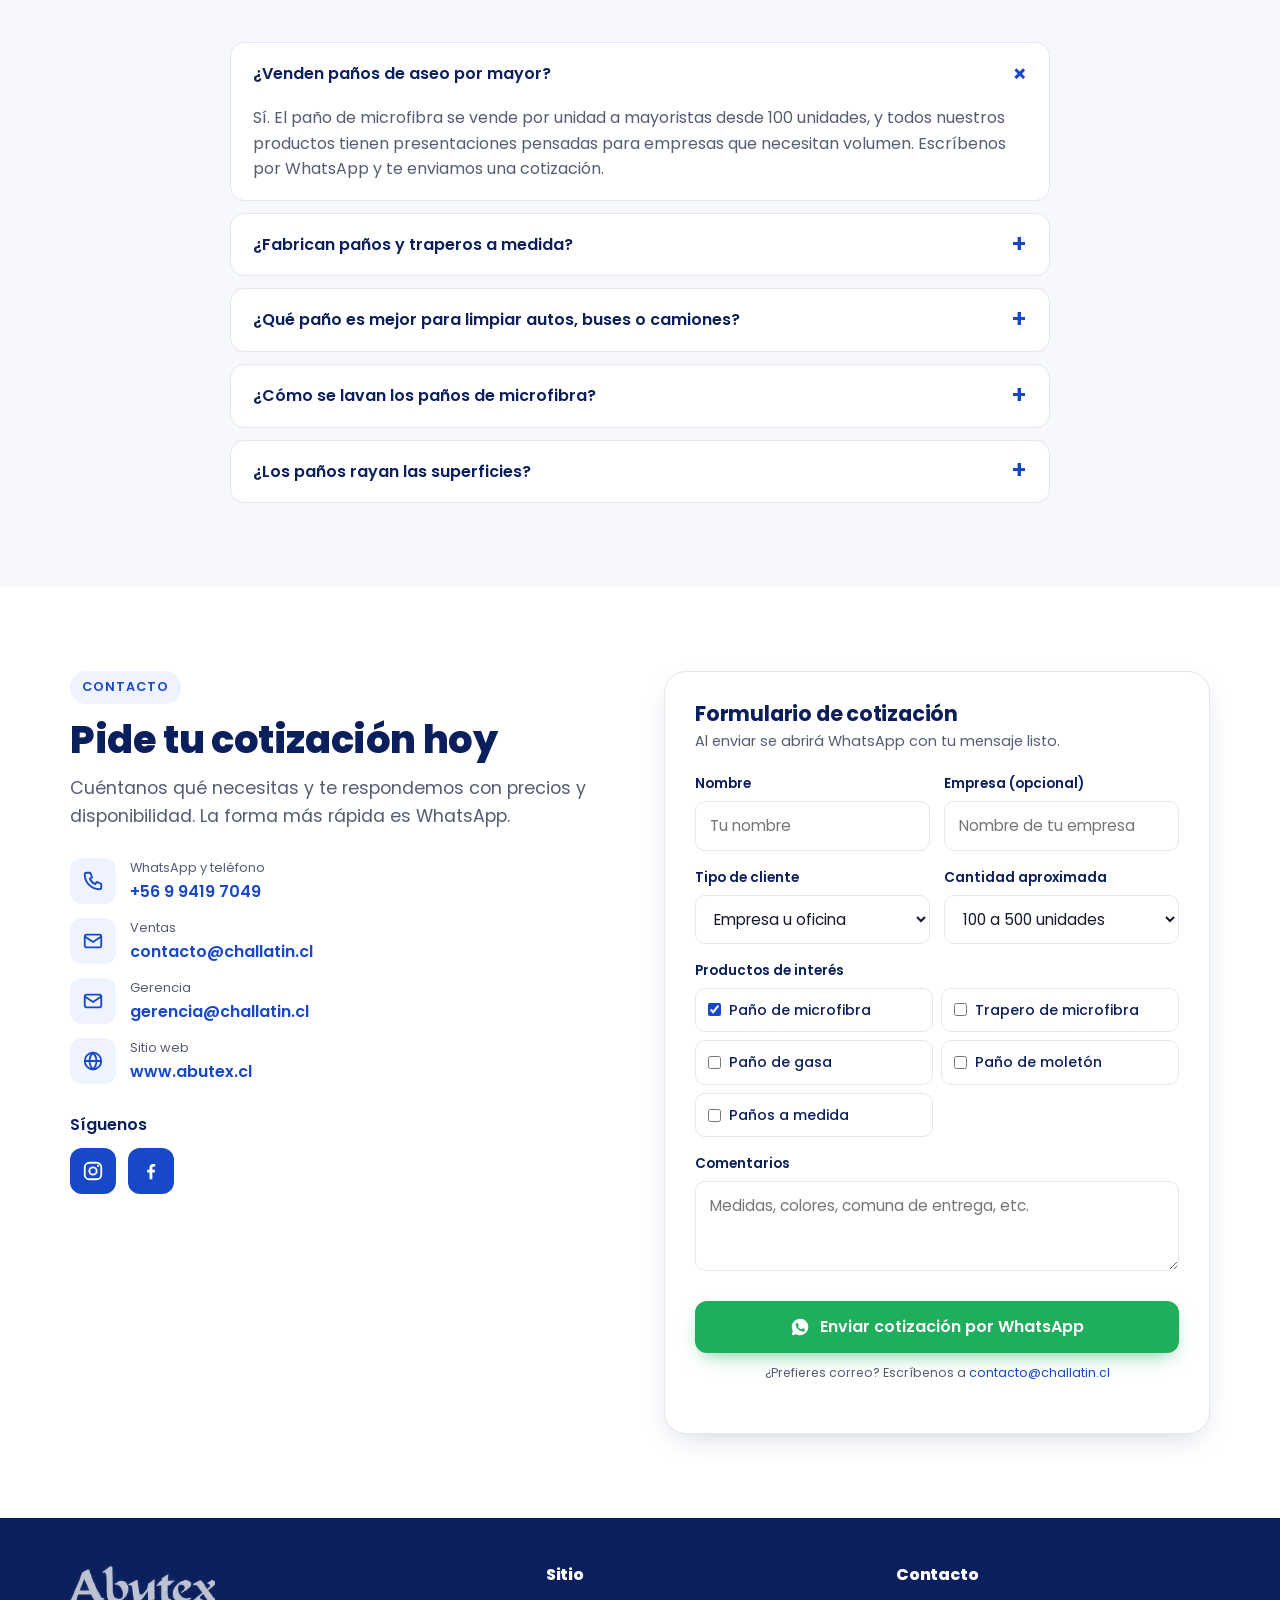
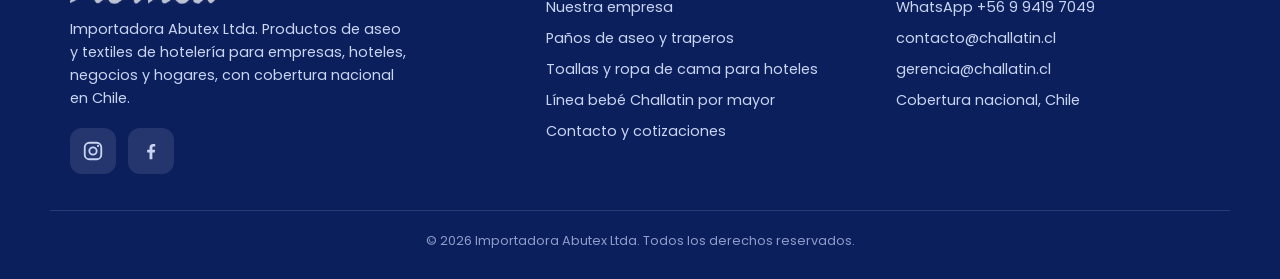
<file: aseo.html>
<!doctype html>
<html lang="es-CL">
<head>
<meta charset="utf-8">
<meta name="viewport" content="width=device-width, initial-scale=1">
<title>Paños de Aseo y Traperos de Microfibra por Mayor | Abutex Chile</title>
<meta name="description" content="Paños de microfibra, gasa, moletón y traperos para empresas, oficinas, hogares e industria automotriz en Chile. Venta mayorista desde 100 unidades y fabricación a medida. Cotiza por WhatsApp.">
<meta name="robots" content="index, follow, max-image-preview:large">
<link rel="canonical" href="https://www.abutex.cl/aseo">
<meta name="theme-color" content="#1748c9">
<meta name="geo.region" content="CL">
<meta property="og:type" content="website">
<meta property="og:locale" content="es_CL">
<meta property="og:site_name" content="Abutex">
<meta property="og:title" content="Paños de aseo y traperos de microfibra por mayor | Abutex">
<meta property="og:description" content="Paños de microfibra, gasa, moletón y traperos para empresas, oficinas, hogares e industria automotriz en Chile. Venta mayorista desde 100 unidades y fabricación a medida. Cotiza por WhatsApp.">
<meta property="og:url" content="https://www.abutex.cl/aseo">
<meta property="og:image" content="https://www.abutex.cl/img/og-aseo.jpg">
<meta property="og:image:width" content="1200">
<meta property="og:image:height" content="630">
<meta name="twitter:card" content="summary_large_image">
<meta name="twitter:title" content="Paños de aseo y traperos de microfibra por mayor | Abutex">
<meta name="twitter:description" content="Paños de microfibra, gasa, moletón y traperos para empresas, oficinas, hogares e industria automotriz en Chile. Venta mayorista desde 100 unidades y fabricación a medida. Cotiza por WhatsApp.">
<meta name="twitter:image" content="https://www.abutex.cl/img/og-aseo.jpg">
<link rel="icon" href="favicon.svg" type="image/svg+xml">
<link rel="apple-touch-icon" href="img/apple-touch-icon.png">
<link rel="preload" as="image" href="img/hero-panos-de-aseo.webp" fetchpriority="high">
<link rel="preconnect" href="https://fonts.googleapis.com">
<link rel="preconnect" href="https://fonts.gstatic.com" crossorigin>
<link href="https://fonts.googleapis.com/css2?family=Poppins:wght@400;500;600;700;800&display=swap" rel="stylesheet">
<link rel="stylesheet" href="css/styles.css?v=202611171215">
<script type="application/ld+json">
{
 "@context": "https://schema.org",
 "@graph": [
  {
   "@type": "Organization",
   "@id": "https://www.abutex.cl/#organizacion",
   "name": "Importadora Abutex Ltda.",
   "alternateName": "Abutex",
   "url": "https://www.abutex.cl/",
   "logo": "https://www.abutex.cl/img/logo-abutex.png",
   "description": "Empresa familiar chilena que importa, distribuye y confecciona productos de aseo (paños y traperos de microfibra) y textiles de hotelería (toallas, ropa de cama, plumones y mantelería) con cobertura nacional.",
   "email": "contacto@challatin.cl",
   "telephone": "+56994197049",
   "areaServed": {
    "@type": "Country",
    "name": "Chile"
   },
   "founder": {
    "@type": "Person",
    "name": "Roberto Abusleme",
    "jobTitle": "Dueño y Gerente"
   },
   "contactPoint": [
    {
     "@type": "ContactPoint",
     "telephone": "+56994197049",
     "contactType": "sales",
     "areaServed": "CL",
     "availableLanguage": "Spanish"
    }
   ],
   "sameAs": [
    "https://www.instagram.com/abutex.ltda",
    "https://www.facebook.com/abutex.ltda"
   ]
  },
  {
   "@type": "WebSite",
   "@id": "https://www.abutex.cl/#web",
   "url": "https://www.abutex.cl/",
   "name": "Abutex",
   "inLanguage": "es-CL",
   "publisher": {
    "@id": "https://www.abutex.cl/#organizacion"
   }
  },
  {
   "@type": "WebPage",
   "@id": "https://www.abutex.cl/aseo#pagina",
   "url": "https://www.abutex.cl/aseo",
   "name": "Paños de Aseo y Traperos de Microfibra por Mayor | Abutex Chile",
   "description": "Paños de microfibra, gasa, moletón y traperos para empresas, oficinas, hogares e industria automotriz en Chile. Venta mayorista desde 100 unidades y fabricación a medida. Cotiza por WhatsApp.",
   "inLanguage": "es-CL",
   "isPartOf": {
    "@id": "https://www.abutex.cl/#web"
   },
   "about": {
    "@id": "https://www.abutex.cl/#organizacion"
   }
  },
  {
   "@type": "ItemList",
   "name": "Paños de aseo Abutex",
   "itemListElement": [
    {
     "@type": "ListItem",
     "position": 1,
     "item": {
      "@type": "Product",
      "name": "Paño de gasa (pañal de tela)",
      "image": "https://www.abutex.cl/img/pano-de-gasa.webp",
      "description": "Paño de doble gasa 100% algodón de 80 x 80 cm. Suave, extraabsorbente, lavable y reutilizable. No raya ni mancha.",
      "material": "100% algodón",
      "color": "Blanco",
      "brand": {
       "@type": "Brand",
       "name": "Abutex"
      }
     }
    },
    {
     "@type": "ListItem",
     "position": 2,
     "item": {
      "@type": "Product",
      "name": "Paño de microfibra 300 g/m²",
      "image": "https://www.abutex.cl/img/pano-de-microfibra.webp",
      "description": "Paño de microfibra 300 g/m² (80% poliéster, 20% poliamida), libre de pelusas. Pack de 3 unidades o por unidad para mayoristas desde 100 unidades.",
      "material": "80% poliéster, 20% poliamida",
      "color": "Verde, azul, rojo",
      "brand": {
       "@type": "Brand",
       "name": "Abutex"
      }
     }
    },
    {
     "@type": "ListItem",
     "position": 3,
     "item": {
      "@type": "Product",
      "name": "Trapero de microfibra con ojal",
      "image": "https://www.abutex.cl/img/trapero-de-microfibra.webp",
      "description": "Trapero de microfibra 300 g/m² de 50 x 60 cm con ojal, para pisos de madera, cerámica, porcelanato, flotante y baldosa.",
      "material": "80% poliéster, 20% poliamida",
      "color": "Surtidos",
      "brand": {
       "@type": "Brand",
       "name": "Abutex"
      }
     }
    },
    {
     "@type": "ListItem",
     "position": 4,
     "item": {
      "@type": "Product",
      "name": "Paño de moletón",
      "image": "https://www.abutex.cl/img/pano-de-moleton.webp",
      "description": "Paño de moletón 100% algodón de 45 x 37 cm, multipropósito para uso doméstico, industrial y mecánica automotriz.",
      "material": "100% algodón",
      "color": "Blanco, naranja, celeste",
      "brand": {
       "@type": "Brand",
       "name": "Abutex"
      }
     }
    }
   ]
  },
  {
   "@type": "FAQPage",
   "mainEntity": [
    {
     "@type": "Question",
     "name": "¿Venden paños de aseo por mayor?",
     "acceptedAnswer": {
      "@type": "Answer",
      "text": "Sí. El paño de microfibra se vende por unidad a mayoristas desde 100 unidades, y todos nuestros productos tienen presentaciones pensadas para empresas que necesitan volumen. Escríbenos por WhatsApp y te enviamos una cotización."
     }
    },
    {
     "@type": "Question",
     "name": "¿Fabrican paños y traperos a medida?",
     "acceptedAnswer": {
      "@type": "Answer",
      "text": "Sí. Además de nuestros productos estándar, fabricamos todo tipo de paños y traperos de aseo a pedido, adaptándonos a las dimensiones y necesidades de tu empresa, negocio, hogar o industria."
     }
    },
    {
     "@type": "Question",
     "name": "¿Qué paño es mejor para limpiar autos, buses o camiones?",
     "acceptedAnswer": {
      "@type": "Answer",
      "text": "Para secar y pulir carrocería y vidrios recomendamos el paño de microfibra 300 g/m², que no raya ni deja pelusas. Para encerar o pulir, el paño de gasa 100% algodón. Para taller y mecánica, el paño de moletón."
     }
    },
    {
     "@type": "Question",
     "name": "¿Cómo se lavan los paños de microfibra?",
     "acceptedAnswer": {
      "@type": "Answer",
      "text": "Después de usarlos, lávalos a máquina con detergente suave. No uses cloro ni suavizante y sécalos con calor bajo en secadora. Así mantienen su absorción por mucho más tiempo."
     }
    },
    {
     "@type": "Question",
     "name": "¿Los paños rayan las superficies?",
     "acceptedAnswer": {
      "@type": "Answer",
      "text": "No. Nuestros paños no rayan ni manchan. Solo recomendamos sacudirlos o enjuagarlos si han atrapado partículas duras como arena, ya que esas partículas sí podrían rayar."
     }
    }
   ]
  },
  {
   "@type": "BreadcrumbList",
   "itemListElement": [
    {
     "@type": "ListItem",
     "position": 1,
     "name": "Inicio",
     "item": "https://www.abutex.cl/"
    },
    {
     "@type": "ListItem",
     "position": 2,
     "name": "Línea de aseo",
     "item": "https://www.abutex.cl/aseo"
    }
   ]
  }
 ]
}
</script>
</head>
<body>
<a class="skip" href="#contenido">Saltar al contenido</a>

<svg width="0" height="0" style="position:absolute" aria-hidden="true">
  <symbol id="i-wa" viewBox="0 0 24 24"><path fill="currentColor" d="M12.04 2C6.58 2 2.13 6.45 2.13 11.91c0 1.75.46 3.45 1.32 4.95L2.05 22l5.25-1.38a9.9 9.9 0 0 0 4.74 1.21h.01c5.46 0 9.91-4.45 9.91-9.91A9.85 9.85 0 0 0 12.04 2Zm5.8 14.06c-.24.68-1.42 1.3-1.96 1.35-.5.05-.97.23-3.27-.68-2.77-1.09-4.52-3.92-4.66-4.1-.13-.18-1.1-1.47-1.1-2.8 0-1.33.7-1.99.95-2.26.24-.27.53-.34.71-.34l.51.01c.16 0 .38-.06.6.46.23.54.77 1.87.84 2 .07.14.11.3.02.48-.09.18-.13.29-.27.45-.13.16-.28.35-.4.47-.13.13-.27.28-.12.55.16.27.7 1.15 1.5 1.86 1.03.92 1.9 1.2 2.17 1.34.27.13.43.11.58-.07.16-.18.67-.78.85-1.05.18-.27.36-.22.6-.13.25.09 1.57.74 1.84.88.27.13.45.2.52.31.07.11.07.65-.17 1.33Z"/></symbol>
  <symbol id="i-check" viewBox="0 0 24 24"><path fill="none" stroke="currentColor" stroke-width="3.2" stroke-linecap="round" stroke-linejoin="round" d="m5 12.5 4.5 4.5L19 7.5"/></symbol>
  <symbol id="i-drop" viewBox="0 0 24 24"><path fill="none" stroke="currentColor" stroke-width="2" stroke-linejoin="round" d="M12 3s6.5 7.2 6.5 11.5a6.5 6.5 0 0 1-13 0C5.5 10.2 12 3 12 3Z"/></symbol>
  <symbol id="i-shield" viewBox="0 0 24 24"><path fill="none" stroke="currentColor" stroke-width="2" stroke-linejoin="round" d="M12 3 4.5 6v5.5c0 4.6 3.2 8.3 7.5 9.5 4.3-1.2 7.5-4.9 7.5-9.5V6L12 3Z"/><path fill="none" stroke="currentColor" stroke-width="2" stroke-linecap="round" stroke-linejoin="round" d="m8.8 12 2.2 2.2 4.2-4.4"/></symbol>
  <symbol id="i-repeat" viewBox="0 0 24 24"><path fill="none" stroke="currentColor" stroke-width="2" stroke-linecap="round" stroke-linejoin="round" d="M17 2l4 4-4 4M3 11V9a3 3 0 0 1 3-3h15M7 22l-4-4 4-4M21 13v2a3 3 0 0 1-3 3H3"/></symbol>
  <symbol id="i-sparkle" viewBox="0 0 24 24"><path fill="none" stroke="currentColor" stroke-width="2" stroke-linejoin="round" d="M12 3l1.9 5.6L19.5 10.5l-5.6 1.9L12 18l-1.9-5.6L4.5 10.5l5.6-1.9L12 3Z"/><path fill="none" stroke="currentColor" stroke-width="2" stroke-linecap="round" d="M19 17v4M17 19h4"/></symbol>
  <symbol id="i-ruler" viewBox="0 0 24 24"><path fill="none" stroke="currentColor" stroke-width="2" stroke-linejoin="round" d="M3 17 17 3l4 4L7 21l-4-4Z"/><path fill="none" stroke="currentColor" stroke-width="2" stroke-linecap="round" d="m7 13 2 2M10 10l2 2M13 7l2 2"/></symbol>
  <symbol id="i-user" viewBox="0 0 24 24"><circle cx="12" cy="8" r="4" fill="none" stroke="currentColor" stroke-width="2"/><path fill="none" stroke="currentColor" stroke-width="2" stroke-linecap="round" d="M4 21c1.5-4 4.5-6 8-6s6.5 2 8 6"/></symbol>
  <symbol id="i-tag" viewBox="0 0 24 24"><path fill="none" stroke="currentColor" stroke-width="2" stroke-linejoin="round" d="M3 12V3h9l9 9-9 9-9-9Z"/><circle cx="7.5" cy="7.5" r="1.5" fill="currentColor"/></symbol>
  <symbol id="i-phone" viewBox="0 0 24 24"><path fill="none" stroke="currentColor" stroke-width="2" stroke-linejoin="round" d="M5 3h4l2 5-2.5 1.5a11 11 0 0 0 6 6L16 13l5 2v4a2 2 0 0 1-2 2A16 16 0 0 1 3 5a2 2 0 0 1 2-2Z"/></symbol>
  <symbol id="i-mail" viewBox="0 0 24 24"><rect x="3" y="5" width="18" height="14" rx="2" fill="none" stroke="currentColor" stroke-width="2"/><path fill="none" stroke="currentColor" stroke-width="2" stroke-linejoin="round" d="m3 7 9 6 9-6"/></symbol>
  <symbol id="i-globe" viewBox="0 0 24 24"><circle cx="12" cy="12" r="9" fill="none" stroke="currentColor" stroke-width="2"/><path fill="none" stroke="currentColor" stroke-width="2" d="M3 12h18M12 3c2.5 2.5 3.8 5.5 3.8 9s-1.3 6.5-3.8 9c-2.5-2.5-3.8-5.5-3.8-9S9.5 5.5 12 3Z"/></symbol>
  <symbol id="i-ig" viewBox="0 0 24 24"><rect x="3" y="3" width="18" height="18" rx="5" fill="none" stroke="currentColor" stroke-width="2"/><circle cx="12" cy="12" r="4" fill="none" stroke="currentColor" stroke-width="2"/><circle cx="17.5" cy="6.5" r="1.2" fill="currentColor"/></symbol>
  <symbol id="i-fb" viewBox="0 0 24 24"><path fill="currentColor" d="M13.5 21v-7.5h2.6l.4-3h-3V8.6c0-.9.3-1.5 1.5-1.5h1.6V4.4c-.3 0-1.2-.1-2.3-.1-2.3 0-3.9 1.4-3.9 4v2.2H7.8v3h2.6V21h3.1Z"/></symbol>

  <symbol id="i-arrow" viewBox="0 0 24 24"><path fill="none" stroke="currentColor" stroke-width="2.2" stroke-linecap="round" stroke-linejoin="round" d="M5 12h14M13 6l6 6-6 6"/></symbol>
  <symbol id="i-map" viewBox="0 0 24 24"><path fill="none" stroke="currentColor" stroke-width="2" stroke-linejoin="round" d="M12 21s7-6.2 7-11.5A7 7 0 0 0 5 9.5C5 14.8 12 21 12 21Z"/><circle cx="12" cy="9.5" r="2.5" fill="none" stroke="currentColor" stroke-width="2"/></symbol>
  <symbol id="i-bed" viewBox="0 0 24 24"><path fill="none" stroke="currentColor" stroke-width="2" stroke-linecap="round" stroke-linejoin="round" d="M3 18V6M3 14h18v4M21 14v-2a3 3 0 0 0-3-3h-7v5M7 11.5a1.5 1.5 0 1 0 0-.01"/></symbol>
  <symbol id="i-needle" viewBox="0 0 24 24"><path fill="none" stroke="currentColor" stroke-width="2" stroke-linecap="round" stroke-linejoin="round" d="M20 4 7 17l-3 3M16 4h4v4M4 14c2-1 4 1 6 0s2-3 4-4"/></symbol>
  <symbol id="i-eye" viewBox="0 0 24 24"><path fill="none" stroke="currentColor" stroke-width="2" stroke-linejoin="round" d="M2 12s3.5-7 10-7 10 7 10 7-3.5 7-10 7S2 12 2 12Z"/><circle cx="12" cy="12" r="3" fill="none" stroke="currentColor" stroke-width="2"/></symbol>
  <symbol id="i-target" viewBox="0 0 24 24"><circle cx="12" cy="12" r="9" fill="none" stroke="currentColor" stroke-width="2"/><circle cx="12" cy="12" r="5" fill="none" stroke="currentColor" stroke-width="2"/><circle cx="12" cy="12" r="1.5" fill="currentColor"/></symbol>
  <symbol id="i-heart" viewBox="0 0 24 24"><path fill="none" stroke="currentColor" stroke-width="2" stroke-linejoin="round" d="M12 20s-7.5-4.6-9-9.5C2 7 4.5 4.5 7.5 4.5c2 0 3.5 1.2 4.5 2.7 1-1.5 2.5-2.7 4.5-2.7 3 0 5.5 2.5 4.5 6-1.5 4.9-9 9.5-9 9.5Z"/></symbol>
</svg>


<header class="top">
  <div class="wrap">
    <a href="./" class="logo" aria-label="Abutex, ir al inicio"><img src="img/logo-abutex.png" width="446" height="117" alt="Abutex"></a>
    <nav class="nav" id="nav" aria-label="Principal">
      <a href="./">Inicio</a>
      <a href="empresa">Empresa</a>
      <a href="aseo" class="active" aria-current="page">Aseo</a>
      <a href="hoteleria">Hotelería</a>
      <a href="bebe">Bebé</a>
      <a href="contacto">Contacto</a>
    </nav>
    <div style="display:flex;gap:6px;align-items:center">
      <a class="btn btn-wa" href="https://wa.me/56994197049?text=Hola%20Abutex%2C%20quiero%20cotizar%20pa%C3%B1os%20de%20aseo." target="_blank" rel="noopener" data-cta="header-whatsapp"><svg><use href="#i-wa"/></svg><span>Cotizar</span></a>
      <button class="menu-btn" aria-label="Abrir menú" aria-expanded="false" aria-controls="nav" id="menuBtn"><svg viewBox="0 0 24 24"><path fill="none" stroke="currentColor" stroke-width="2" stroke-linecap="round" d="M4 7h16M4 12h16M4 17h16"/></svg></button>
    </div>
  </div>
</header>

<main id="contenido">


<!-- HERO -->
<section class="hero" id="inicio" aria-labelledby="titulo-principal">
  <div class="wrap">
    <div>
      <nav class="crumbs" aria-label="Ruta"><ol><li><a href="./">Inicio</a></li><li aria-current="page">Línea de aseo</li></ol></nav>
      <span class="eyebrow">Paños y traperos de aseo · Venta por mayor en Chile</span>
      <h1 id="titulo-principal">Paños de aseo que <span>limpian más</span>, duran más y cuestan menos</h1>
      <p class="lead">En Abutex importamos y fabricamos paños de microfibra, gasa, moletón y traperos para empresas, oficinas, negocios, hogares y la industria automotriz. Calidad garantizada al mejor precio.</p>
      <div class="hero-ctas">
        <a class="btn btn-wa" href="https://wa.me/56994197049?text=Hola%20Abutex%2C%20quiero%20cotizar%20pa%C3%B1os%20de%20aseo%20por%20mayor." target="_blank" rel="noopener" data-cta="hero-whatsapp"><svg><use href="#i-wa"/></svg>Cotizar por WhatsApp</a>
        <a class="btn btn-ghost" href="#productos" data-cta="hero-productos">Ver productos</a>
      </div>
      <ul class="hero-trust">
        <li><span class="check"><svg><use href="#i-check"/></svg></span>Venta mayorista desde 100 unidades</li>
        <li><span class="check"><svg><use href="#i-check"/></svg></span>Fabricación a medida</li>
        <li><span class="check"><svg><use href="#i-check"/></svg></span>Lavables y reutilizables</li>
      </ul>
    </div>
    <div class="hero-media">
      <img src="img/hero-panos-de-aseo.webp" width="683" height="1242" alt="Paños de microfibra Abutex en colores azul, amarillo y rojo junto a un paño tipo chenille verde" fetchpriority="high" decoding="async">
      <div class="hero-badge">
        <div><strong>300 g/m²</strong><span>Microfibra de alta densidad: más absorción y resistencia</span></div>
      </div>
    </div>
  </div>
</section>

<!-- BENEFICIOS -->
<section class="benefits" aria-label="Beneficios de nuestros paños">
  <div class="wrap">
    <ul>
      <li><span class="ic"><svg><use href="#i-drop"/></svg></span><div><strong>Alta absorción</strong><span>Retienen líquido y suciedad en menos pasadas.</span></div></li>
      <li><span class="ic"><svg><use href="#i-repeat"/></svg></span><div><strong>Larga duración</strong><span>Resisten uso intensivo y lavados frecuentes.</span></div></li>
      <li><span class="ic"><svg><use href="#i-sparkle"/></svg></span><div><strong>Uso versátil</strong><span>Secos o húmedos, con agua o detergentes.</span></div></li>
      <li><span class="ic"><svg><use href="#i-shield"/></svg></span><div><strong>Superficie segura</strong><span>No rayan ni manchan. Libres de pelusa.</span></div></li>
    </ul>
  </div>
</section>

<!-- PRODUCTOS -->
<section id="productos" aria-labelledby="t-productos">
  <div class="wrap">
    <div class="section-head center">
      <span class="eyebrow">Catálogo</span>
      <h2 id="t-productos">Nuestros paños y traperos de aseo</h2>
      <p class="lead">Cuatro productos probados en faenas, oficinas, talleres y flotas de vehículos. Pide tu cotización por unidad, pack o volumen.</p>
    </div>
    <div class="products-grid">

      <article class="product" id="pano-microfibra">
        <div class="product-img"><span class="tag">Más vendido</span><img src="img/pano-de-microfibra.webp" width="170" height="538" alt="Pack de 3 paños de microfibra Abutex en colores rojo, verde y azul" loading="lazy" decoding="async"></div>
        <div class="product-body">
          <h3>Paño de microfibra</h3>
          <p class="product-sub">300 g/m² · Libre de pelusas</p>
          <p>Ideal para limpiar, lavar, encerar, secar o pulir plástico, madera, goma y cuero. Funciona en zona seca o mojada.</p>
          <dl class="specs">
            <dt>Medidas</dt><dd>40 × 40, 40 × 50 y 40 × 60 cm aprox.</dd>
            <dt>Material</dt><dd>80% poliéster · 20% poliamida</dd>
            <dt>Colores</dt><dd>Verde, azul y rojo <span class="swatches" aria-hidden="true"><i style="background:#2eae4f"></i><i style="background:#1f57d6"></i><i style="background:#e0322b"></i></span></dd>
            <dt>Formato</dt><dd>Pack de 3 · Por unidad desde 100 u.</dd>
          </dl>
          <a class="btn btn-wa" href="https://wa.me/56994197049?text=Hola%20Abutex%2C%20quiero%20cotizar%20el%20Pa%C3%B1o%20de%20microfibra." target="_blank" rel="noopener" data-cta="producto-microfibra"><svg><use href="#i-wa"/></svg>Cotizar este paño</a>
        </div>
      </article>

      <article class="product" id="trapero-microfibra">
        <div class="product-img"><img src="img/trapero-de-microfibra.webp" width="477" height="460" alt="Trapero de microfibra verde con ojal para mopa" loading="lazy" decoding="async"></div>
        <div class="product-body">
          <h3>Trapero de microfibra</h3>
          <p class="product-sub">Con ojal · 300 g/m²</p>
          <p>Para todo tipo de pisos: madera, cerámica, porcelanato, flotante y baldosa. Necesita menos agua y detergente para una limpieza profunda.</p>
          <dl class="specs">
            <dt>Medidas</dt><dd>50 × 60 cm aprox.</dd>
            <dt>Material</dt><dd>80% poliéster · 20% poliamida</dd>
            <dt>Colores</dt><dd>Surtidos</dd>
            <dt>Extra</dt><dd>Reduce la proliferación de bacterias</dd>
          </dl>
          <a class="btn btn-wa" href="https://wa.me/56994197049?text=Hola%20Abutex%2C%20quiero%20cotizar%20el%20Trapero%20de%20microfibra." target="_blank" rel="noopener" data-cta="producto-trapero"><svg><use href="#i-wa"/></svg>Cotizar este trapero</a>
        </div>
      </article>

      <article class="product" id="pano-gasa">
        <div class="product-img"><img src="img/pano-de-gasa.webp" width="358" height="358" alt="Paño de gasa blanco de doble gasa, también llamado pañal de tela" loading="lazy" decoding="async"></div>
        <div class="product-body">
          <h3>Paño de gasa <small style="font-weight:500;font-size:.8rem;color:var(--muted)">(pañal de tela)</small></h3>
          <p class="product-sub">Doble gasa · 100% algodón</p>
          <p>Suave, ecológico y extraabsorbente. Perfecto para encerar, secar y pulir autos, muebles y superficies delicadas.</p>
          <dl class="specs">
            <dt>Medidas</dt><dd>80 × 80 cm aprox.</dd>
            <dt>Material</dt><dd>100% algodón</dd>
            <dt>Color</dt><dd>Blanco <span class="swatches" aria-hidden="true"><i style="background:#fff"></i></span></dd>
            <dt>Uso</dt><dd>Seco o húmedo, con jabón o detergente</dd>
          </dl>
          <a class="btn btn-wa" href="https://wa.me/56994197049?text=Hola%20Abutex%2C%20quiero%20cotizar%20el%20Pa%C3%B1o%20de%20gasa." target="_blank" rel="noopener" data-cta="producto-gasa"><svg><use href="#i-wa"/></svg>Cotizar este paño</a>
        </div>
      </article>

      <article class="product" id="pano-moleton">
        <div class="product-img"><img src="img/pano-de-moleton.webp" width="281" height="188" alt="Paño de moletón naranja multipropósito sobre mesa de madera" loading="lazy" decoding="async"></div>
        <div class="product-body">
          <h3>Paño de moletón</h3>
          <p class="product-sub">Multipropósito · 100% algodón</p>
          <p>Para uso doméstico, industrial y mecánica automotriz. Retiene líquidos rápido y sirve con lustramuebles, cloro y derivados.</p>
          <dl class="specs">
            <dt>Medidas</dt><dd>45 × 37 cm aprox.</dd>
            <dt>Material</dt><dd>100% algodón</dd>
            <dt>Colores</dt><dd>Blanco, naranja y celeste <span class="swatches" aria-hidden="true"><i style="background:#fff"></i><i style="background:#ff8a00"></i><i style="background:#7cc7f0"></i></span></dd>
            <dt>Ideal para</dt><dd>Talleres, pisos, muebles y autos</dd>
          </dl>
          <a class="btn btn-wa" href="https://wa.me/56994197049?text=Hola%20Abutex%2C%20quiero%20cotizar%20el%20Pa%C3%B1o%20de%20molet%C3%B3n." target="_blank" rel="noopener" data-cta="producto-moleton"><svg><use href="#i-wa"/></svg>Cotizar este paño</a>
        </div>
      </article>

    </div>
  </div>
</section>

<!-- USOS -->
<section class="uses" id="usos" aria-labelledby="t-usos">
  <div class="wrap">
    <div class="section-head center">
      <span class="eyebrow">¿Para quién?</span>
      <h2 id="t-usos">Paños de aseo para cada tipo de cliente</h2>
      <p class="lead">Distribuimos a empresas que necesitan volumen y eficiencia en costos, y también a negocios y hogares.</p>
    </div>
    <div class="uses-grid">
      <article class="use"><img src="img/uso-empresas.webp" width="600" height="574" alt="Trabajadora limpiando el piso de una oficina con trapero" loading="lazy" decoding="async"><div><h3>Empresas y oficinas</h3><p>Formatos por volumen para equipos de aseo y servicios generales.</p></div></article>
      <article class="use"><img src="img/uso-automotriz.webp" width="282" height="288" alt="Hombre secando la carrocería de un auto con paño de gasa" loading="lazy" decoding="async"><div><h3>Industria automotriz</h3><p>Lavado, secado y pulido de autos, buses y camiones sin rayar.</p></div></article>
      <article class="use"><img src="img/uso-industria.webp" width="229" height="220" alt="Mano con guante amarillo limpiando una superficie con paño" loading="lazy" decoding="async"><div><h3>Industria y faenas</h3><p>Materiales resistentes que soportan uso intensivo diario.</p></div></article>
      <article class="use"><img src="img/uso-hogar-oficina.webp" width="600" height="573" alt="Mujer limpiando un mueble de cocina con paño de microfibra verde" loading="lazy" decoding="async"><div><h3>Negocios y hogares</h3><p>Packs prácticos para el aseo diario de cocina, baño y muebles.</p></div></article>
    </div>
  </div>
</section>

<!-- A MEDIDA -->
<section class="custom" id="a-medida" aria-labelledby="t-medida">
  <div class="wrap">
    <div>
      <span class="eyebrow">Fabricación a pedido</span>
      <h2 id="t-medida">Paños y traperos hechos a tu medida</h2>
      <p>Además de nuestros productos estándar, fabricamos todo tipo de paños y traperos de aseo a pedido, adaptándonos a las dimensiones y necesidades de cada cliente. Porque cada espacio es diferente.</p>
      <ul>
        <li><span class="check"><svg><use href="#i-check"/></svg></span>Medidas y materiales según tu operación</li>
        <li><span class="check"><svg><use href="#i-check"/></svg></span>Volúmenes para empresas, negocios e industria</li>
        <li><span class="check"><svg><use href="#i-check"/></svg></span>Asesoría personalizada en cada pedido</li>
      </ul>
      <a class="btn btn-yellow" href="https://wa.me/56994197049?text=Hola%20Abutex%2C%20necesito%20pa%C3%B1os%20o%20traperos%20a%20medida." target="_blank" rel="noopener" data-cta="medida-whatsapp"><svg><use href="#i-wa"/></svg>Pedir paños a medida</a>
    </div>
    <div class="custom-media">
      <img src="img/textura-microfibra.webp" width="234" height="330" alt="Detalle de la textura de microfibra verde de 300 g/m²" loading="lazy" decoding="async">
      <img src="img/uso-automotriz.webp" width="282" height="288" alt="Limpieza de vehículo con paño de gasa Abutex" loading="lazy" decoding="async">
    </div>
  </div>
</section>

<!-- NOSOTROS / POR QUÉ -->
<section class="why" id="nosotros" aria-labelledby="t-nosotros">
  <div class="wrap">
    <div class="why-media"><img src="img/aliado-limpieza.webp" width="718" height="1242" alt="Balde con paños de microfibra de colores y productos de limpieza" loading="lazy" decoding="async"></div>
    <div>
      <span class="eyebrow">Sobre Abutex</span>
      <h2 id="t-nosotros">Tu aliado en la limpieza, con la mejor relación precio/calidad</h2>
      <p class="lead" style="margin-top:14px">Somos una PYME chilena joven y comprometida con la satisfacción de nuestros clientes. Nuestra meta: ser líderes a nivel nacional en distribución de productos de aseo de excelente calidad y al mejor precio.</p>
      <div class="why-list">
        <div class="why-item"><span class="ic"><svg><use href="#i-shield"/></svg></span><h3>Calidad garantizada</h3><p>Materiales de alta calidad para uso intensivo.</p></div>
        <div class="why-item"><span class="ic"><svg><use href="#i-user"/></svg></span><h3>Atención personalizada</h3><p>Te asesoramos para elegir el paño correcto.</p></div>
        <div class="why-item"><span class="ic"><svg><use href="#i-ruler"/></svg></span><h3>Soluciones a medida</h3><p>Fabricamos según tus dimensiones y volumen.</p></div>
        <div class="why-item"><span class="ic"><svg><use href="#i-tag"/></svg></span><h3>Precios competitivos</h3><p>Reutilizables: menos reposición, más ahorro.</p></div>
      </div>
      <blockquote>
        “En Abutex escuchamos las necesidades del mercado y las transformamos en soluciones concretas. Nuestro objetivo es entregar el mejor resultado para fidelizar y generar relaciones de largo plazo con nuestros clientes.”
        <footer>Roberto Abusleme, dueño y gerente de Abutex</footer>
      </blockquote>
    </div>
  </div>
</section>

<!-- CUIDADO -->
<section class="care" aria-labelledby="t-cuidado">
  <div class="wrap">
    <div class="care-box">
      <h2 id="t-cuidado">Cómo cuidar<br>tus paños</h2>
      <ol>
        <li>Después de usar, lavar a máquina con detergente suave.</li>
        <li>No utilizar cloro ni suavizante.</li>
        <li>Secar con calor bajo en secadora.</li>
      </ol>
    </div>
  </div>
</section>

<!-- FAQ -->
<section class="faq" id="preguntas" aria-labelledby="t-faq">
  <div class="wrap">
    <div class="section-head center">
      <span class="eyebrow">Preguntas frecuentes</span>
      <h2 id="t-faq">Resolvemos tus dudas</h2>
    </div>
    <div class="faq-list">
      <details open><summary>¿Venden paños de aseo por mayor?</summary><p>Sí. El paño de microfibra se vende por unidad a mayoristas desde 100 unidades, y todos nuestros productos tienen presentaciones pensadas para empresas que necesitan volumen. Escríbenos por WhatsApp y te enviamos una cotización.</p></details>
      <details><summary>¿Fabrican paños y traperos a medida?</summary><p>Sí. Además de nuestros productos estándar, fabricamos todo tipo de paños y traperos de aseo a pedido, adaptándonos a las dimensiones y necesidades de tu empresa, negocio, hogar o industria.</p></details>
      <details><summary>¿Qué paño es mejor para limpiar autos, buses o camiones?</summary><p>Para secar y pulir carrocería y vidrios recomendamos el paño de microfibra 300 g/m², que no raya ni deja pelusas. Para encerar o pulir, el paño de gasa 100% algodón. Para taller y mecánica, el paño de moletón.</p></details>
      <details><summary>¿Cómo se lavan los paños de microfibra?</summary><p>Después de usarlos, lávalos a máquina con detergente suave. No uses cloro ni suavizante y sécalos con calor bajo en secadora. Así mantienen su absorción por mucho más tiempo.</p></details>
      <details><summary>¿Los paños rayan las superficies?</summary><p>No. Nuestros paños no rayan ni manchan. Solo recomendamos sacudirlos o enjuagarlos si han atrapado partículas duras como arena, ya que esas partículas sí podrían rayar.</p></details>
    </div>
  </div>
</section>

<!-- COTIZACIÓN -->
<section class="quote" id="cotizar" aria-labelledby="t-cotizar">
  <div class="wrap">
    <div>
      <span class="eyebrow">Contacto</span>
      <h2 id="t-cotizar">Pide tu cotización hoy</h2>
      <p class="lead" style="margin-top:12px">Cuéntanos qué necesitas y te respondemos con precios y disponibilidad. La forma más rápida es WhatsApp.</p>
      <ul class="contact-list">
        <li><span class="ic"><svg><use href="#i-phone"/></svg></span><div><small>WhatsApp y teléfono</small><a href="tel:+56994197049" data-cta="contacto-telefono">+56 9 9419 7049</a></div></li>
        <li><span class="ic"><svg><use href="#i-mail"/></svg></span><div><small>Ventas</small><a href="mailto:contacto@challatin.cl" data-cta="contacto-email">contacto@challatin.cl</a></div></li>
        <li><span class="ic"><svg><use href="#i-mail"/></svg></span><div><small>Gerencia</small><a href="mailto:gerencia@challatin.cl">gerencia@challatin.cl</a></div></li>
        <li><span class="ic"><svg><use href="#i-globe"/></svg></span><div><small>Sitio web</small><a href="https://www.abutex.cl/">www.abutex.cl</a></div></li>
      </ul>
      <p style="font-weight:600;color:var(--blue-900);margin-bottom:10px">Síguenos</p>
      <div class="social">
        <a href="https://www.instagram.com/abutex.ltda" target="_blank" rel="noopener" aria-label="Abutex en Instagram" data-cta="instagram"><svg><use href="#i-ig"/></svg></a>
        <a href="https://www.facebook.com/abutex.ltda" target="_blank" rel="noopener" aria-label="Abutex en Facebook" data-cta="facebook"><svg><use href="#i-fb"/></svg></a>
      </div>
    </div>

    <form class="wa-form" data-intro="Hola Abutex, quiero cotizar productos de aseo." data-cta="form-aseo" novalidate>
      <h3>Formulario de cotización</h3>
      <p>Al enviar se abrirá WhatsApp con tu mensaje listo.</p>
      <div class="row">
        <div class="field"><label for="f-nombre">Nombre</label><input id="f-nombre" name="nombre" autocomplete="name" required placeholder="Tu nombre"></div>
        <div class="field"><label for="f-empresa">Empresa (opcional)</label><input id="f-empresa" name="empresa" autocomplete="organization" placeholder="Nombre de tu empresa"></div>
      </div>
      <div class="row">
        <div class="field"><label for="f-tipo">Tipo de cliente</label>
          <select id="f-tipo" name="tipo"><option>Empresa u oficina</option><option>Industria automotriz</option><option>Industria o faena</option><option>Negocio</option><option>Hogar</option></select></div>
        <div class="field"><label for="f-cant">Cantidad aproximada</label>
          <select id="f-cant" name="cantidad"><option>Menos de 100 unidades</option><option selected>100 a 500 unidades</option><option>500 a 1.000 unidades</option><option>Más de 1.000 unidades</option></select></div>
      </div>
      <fieldset class="field" style="border:0">
        <legend style="font-size:.85rem;font-weight:600;margin-bottom:6px;color:var(--blue-900)">Productos de interés</legend>
        <div class="checks">
          <label><input type="checkbox" name="producto" value="Paño de microfibra" checked>Paño de microfibra</label>
          <label><input type="checkbox" name="producto" value="Trapero de microfibra">Trapero de microfibra</label>
          <label><input type="checkbox" name="producto" value="Paño de gasa">Paño de gasa</label>
          <label><input type="checkbox" name="producto" value="Paño de moletón">Paño de moletón</label>
          <label><input type="checkbox" name="producto" value="Paños a medida">Paños a medida</label>
        </div>
      </fieldset>
      <div class="field"><label for="f-msg">Comentarios</label><textarea id="f-msg" name="mensaje" placeholder="Medidas, colores, comuna de entrega, etc."></textarea></div>
      <button class="btn btn-wa" type="submit" data-cta="form-whatsapp"><svg><use href="#i-wa"/></svg>Enviar cotización por WhatsApp</button>
      <p class="form-note">¿Prefieres correo? Escríbenos a <a href="mailto:contacto@challatin.cl">contacto@challatin.cl</a></p>
    </form>
  </div>
</section>


</main>

<footer class="foot">
  <div class="wrap">
    <div>
      <a href="./" class="logo" aria-label="Abutex, volver al inicio"><img src="img/logo-abutex-blanco.png" width="446" height="117" alt="Abutex" loading="lazy"></a>
      <p style="margin:14px 0 18px;max-width:340px">Importadora Abutex Ltda. Productos de aseo y textiles de hotelería para empresas, hoteles, negocios y hogares, con cobertura nacional en Chile.</p>
      <div class="social">
        <a href="https://www.instagram.com/abutex.ltda" target="_blank" rel="noopener" aria-label="Abutex en Instagram" data-cta="instagram"><svg><use href="#i-ig"/></svg></a>
        <a href="https://www.facebook.com/abutex.ltda" target="_blank" rel="noopener" aria-label="Abutex en Facebook" data-cta="facebook"><svg><use href="#i-fb"/></svg></a>
      </div>
    </div>
    <nav aria-label="Sitio">
      <h2>Sitio</h2>
      <ul>
        <li><a href="empresa">Nuestra empresa</a></li>
        <li><a href="aseo">Paños de aseo y traperos</a></li>
        <li><a href="hoteleria">Toallas y ropa de cama para hoteles</a></li>
        <li><a href="bebe">Línea bebé Challatin por mayor</a></li>
        <li><a href="contacto">Contacto y cotizaciones</a></li>
      </ul>
    </nav>
    <div>
      <h2>Contacto</h2>
      <ul>
        <li><a href="https://wa.me/56994197049" target="_blank" rel="noopener" data-cta="footer-whatsapp">WhatsApp +56 9 9419 7049</a></li>
        <li><a href="mailto:contacto@challatin.cl">contacto@challatin.cl</a></li>
        <li><a href="mailto:gerencia@challatin.cl">gerencia@challatin.cl</a></li>
        <li>Cobertura nacional, Chile</li>
      </ul>
    </div>
  </div>
  <div class="wrap foot-bottom">© <span id="year">2026</span> Importadora Abutex Ltda. Todos los derechos reservados.</div>
</footer>

<a class="wa-float" href="https://wa.me/56994197049?text=Hola%20Abutex%2C%20quiero%20cotizar%20pa%C3%B1os%20de%20aseo." target="_blank" rel="noopener" aria-label="Escríbenos por WhatsApp" data-cta="flotante-whatsapp"><svg><use href="#i-wa"/></svg></a>
<script src="js/main.js?v=202611171215" defer></script>
</body>
</html>
</file>
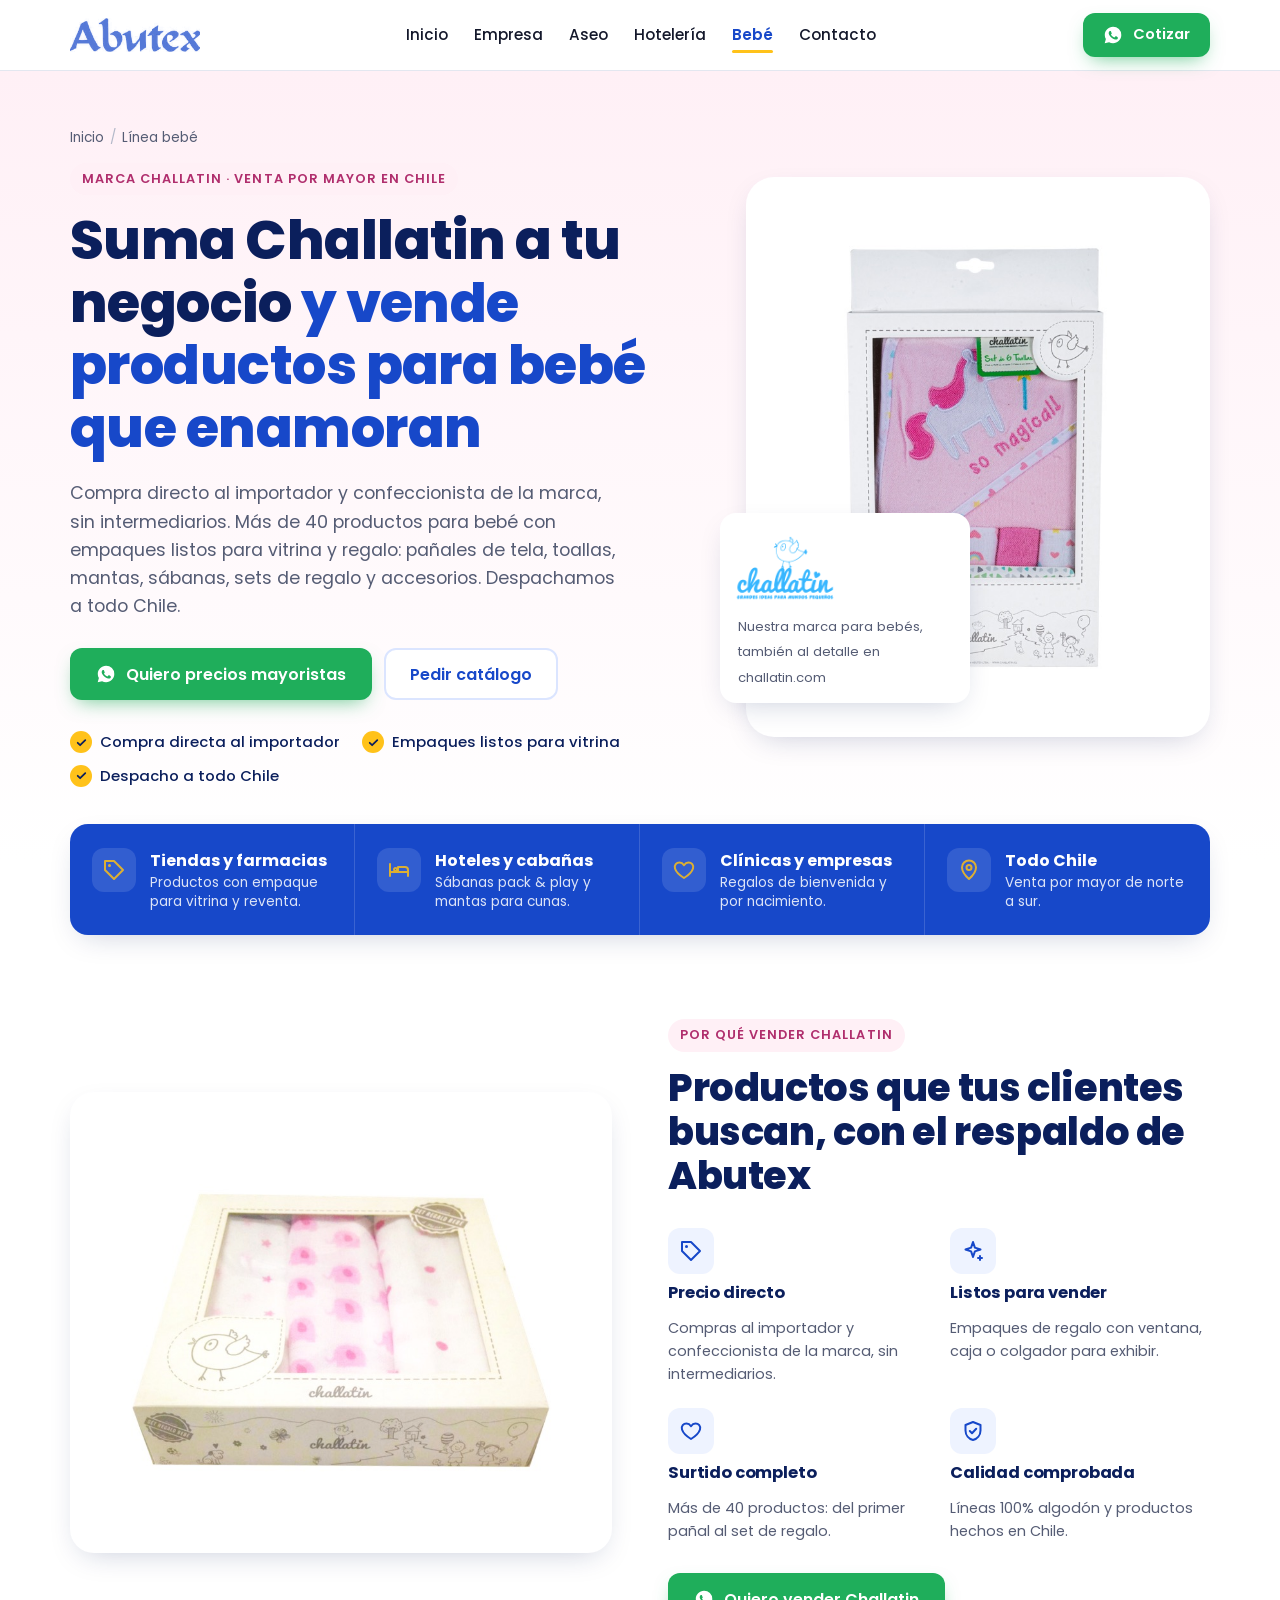
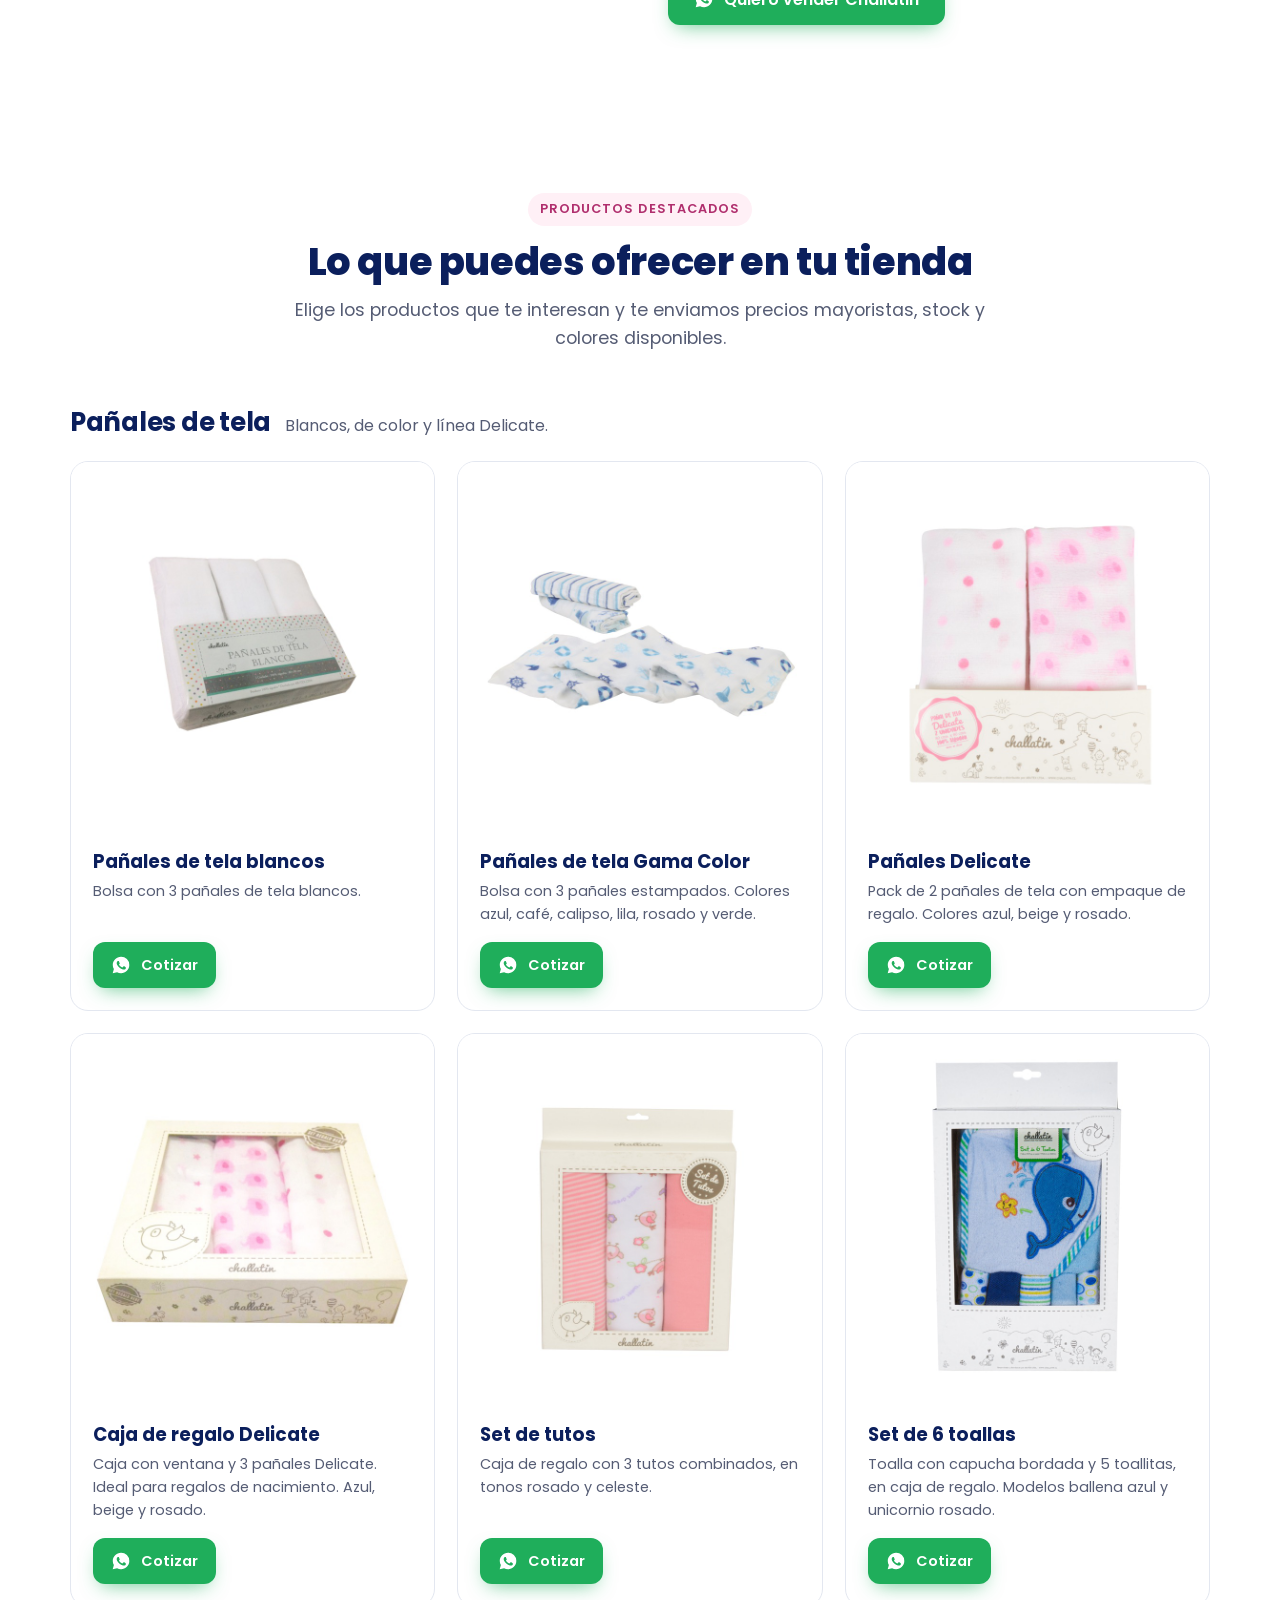
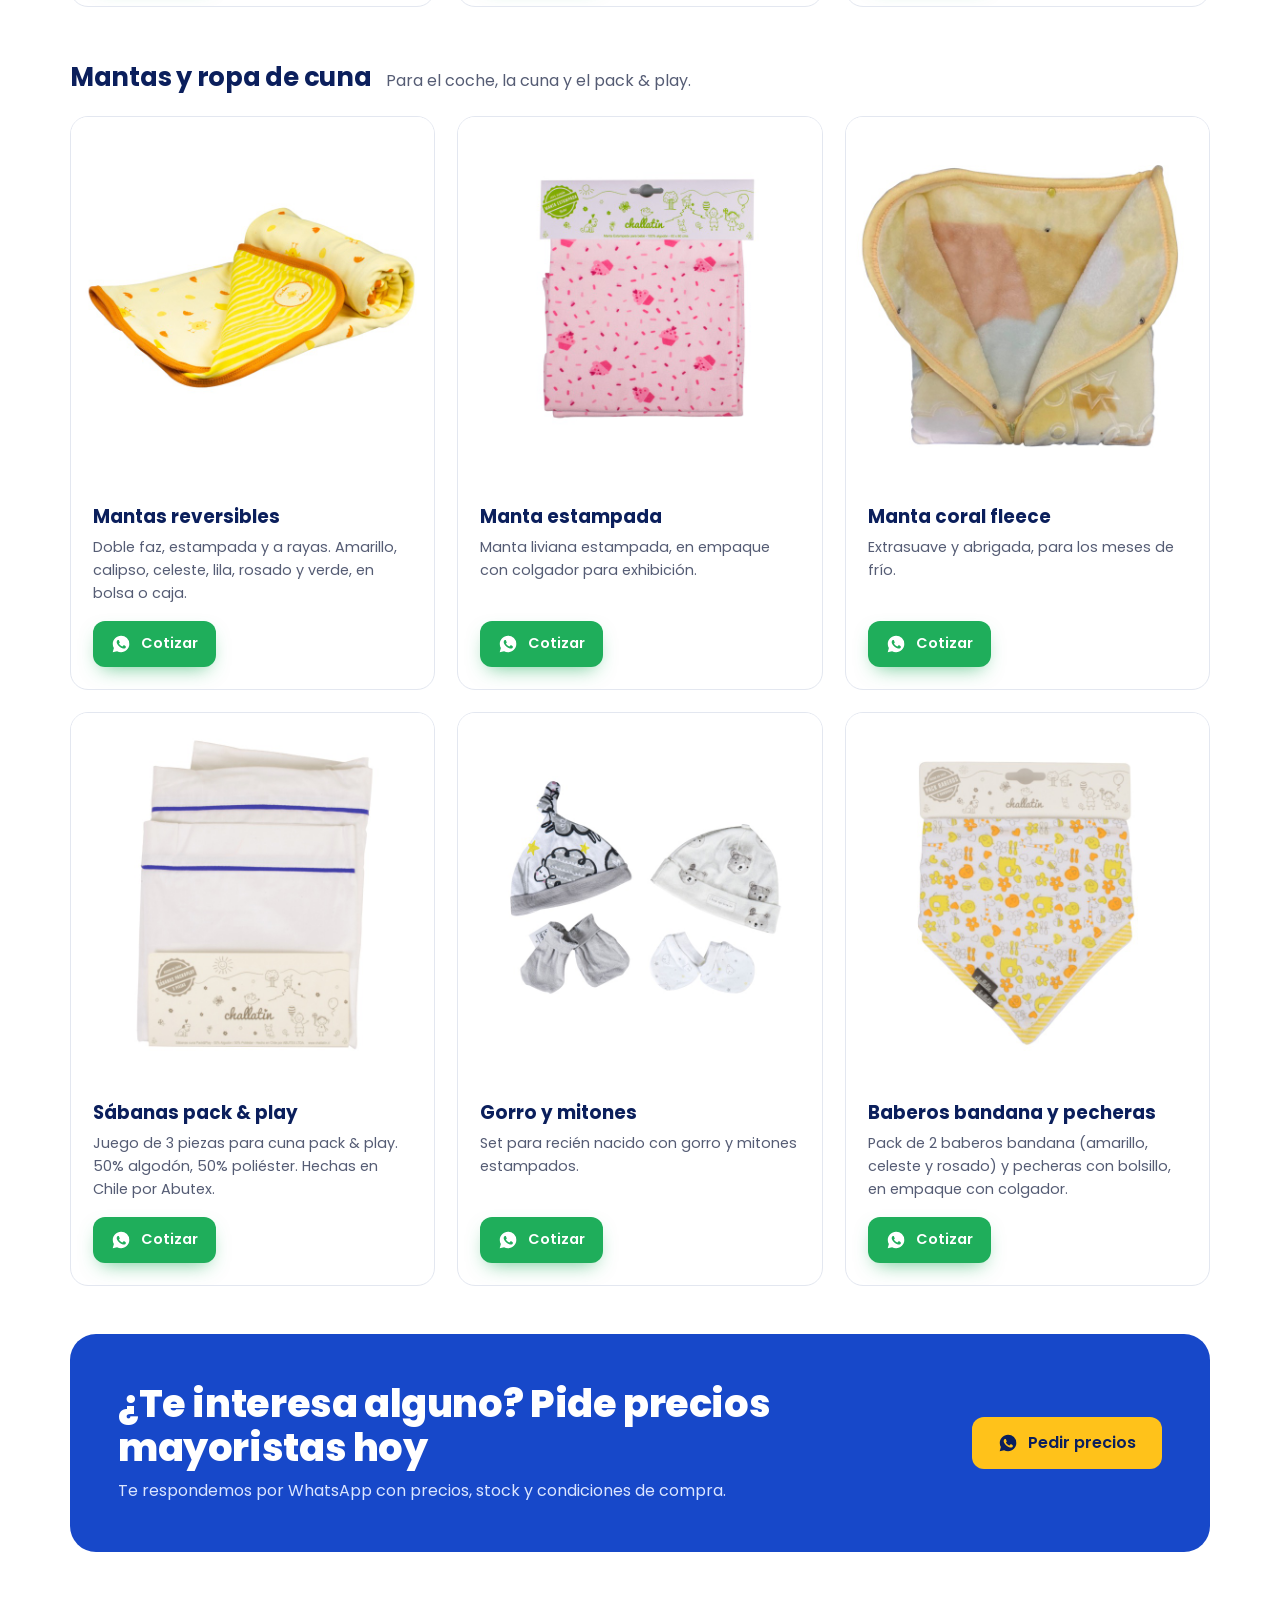
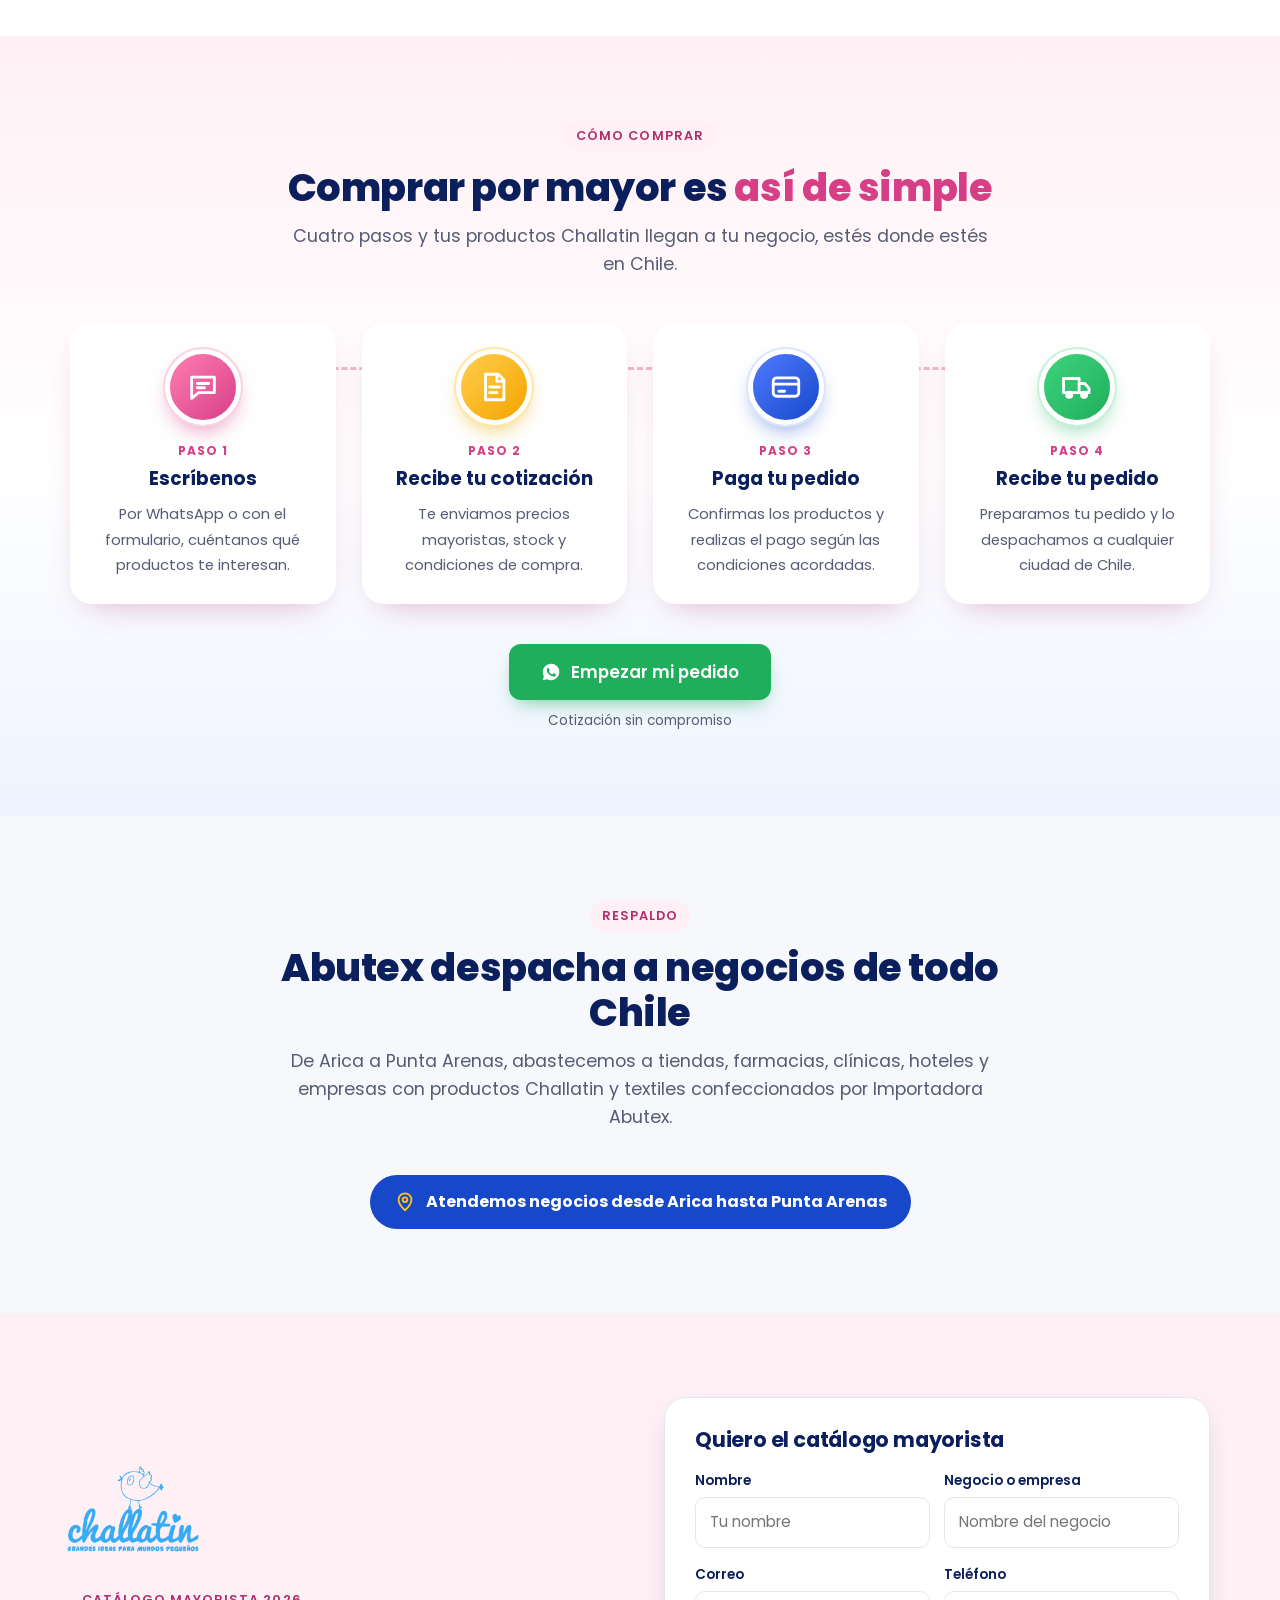
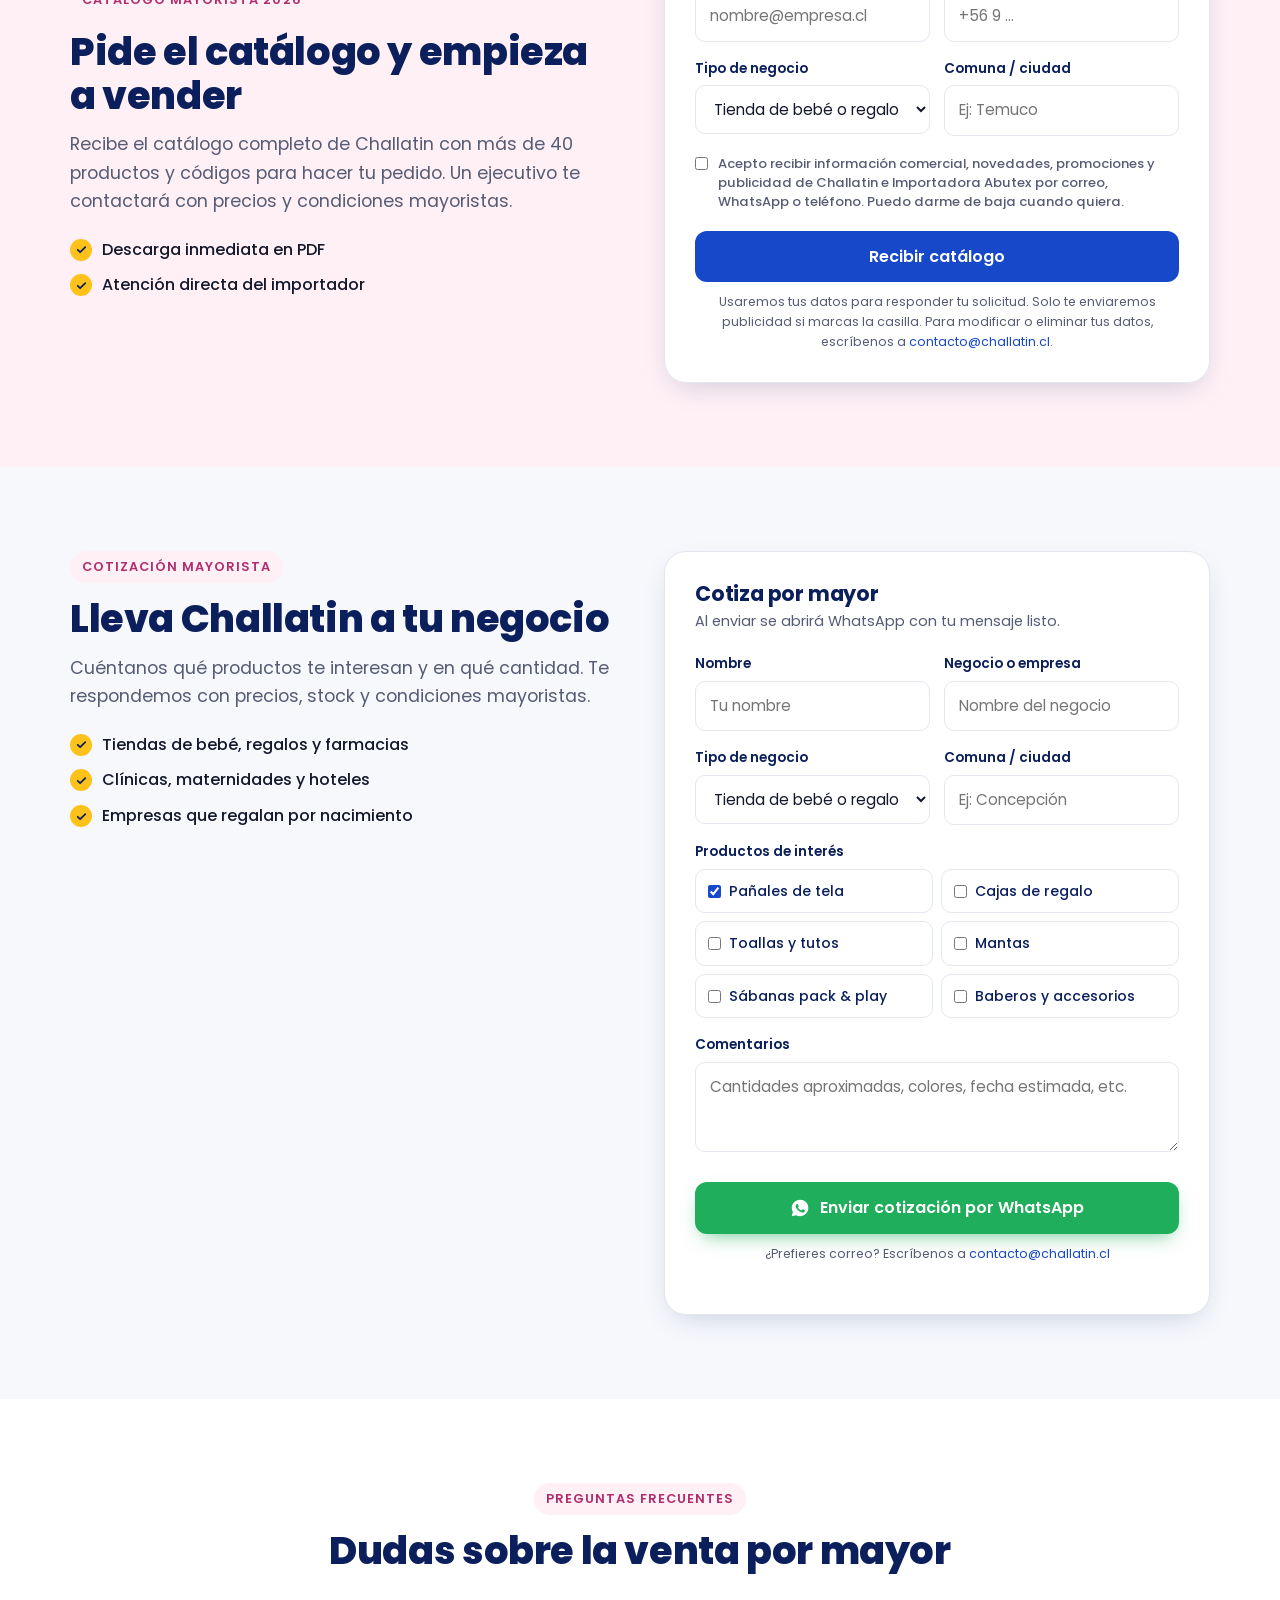
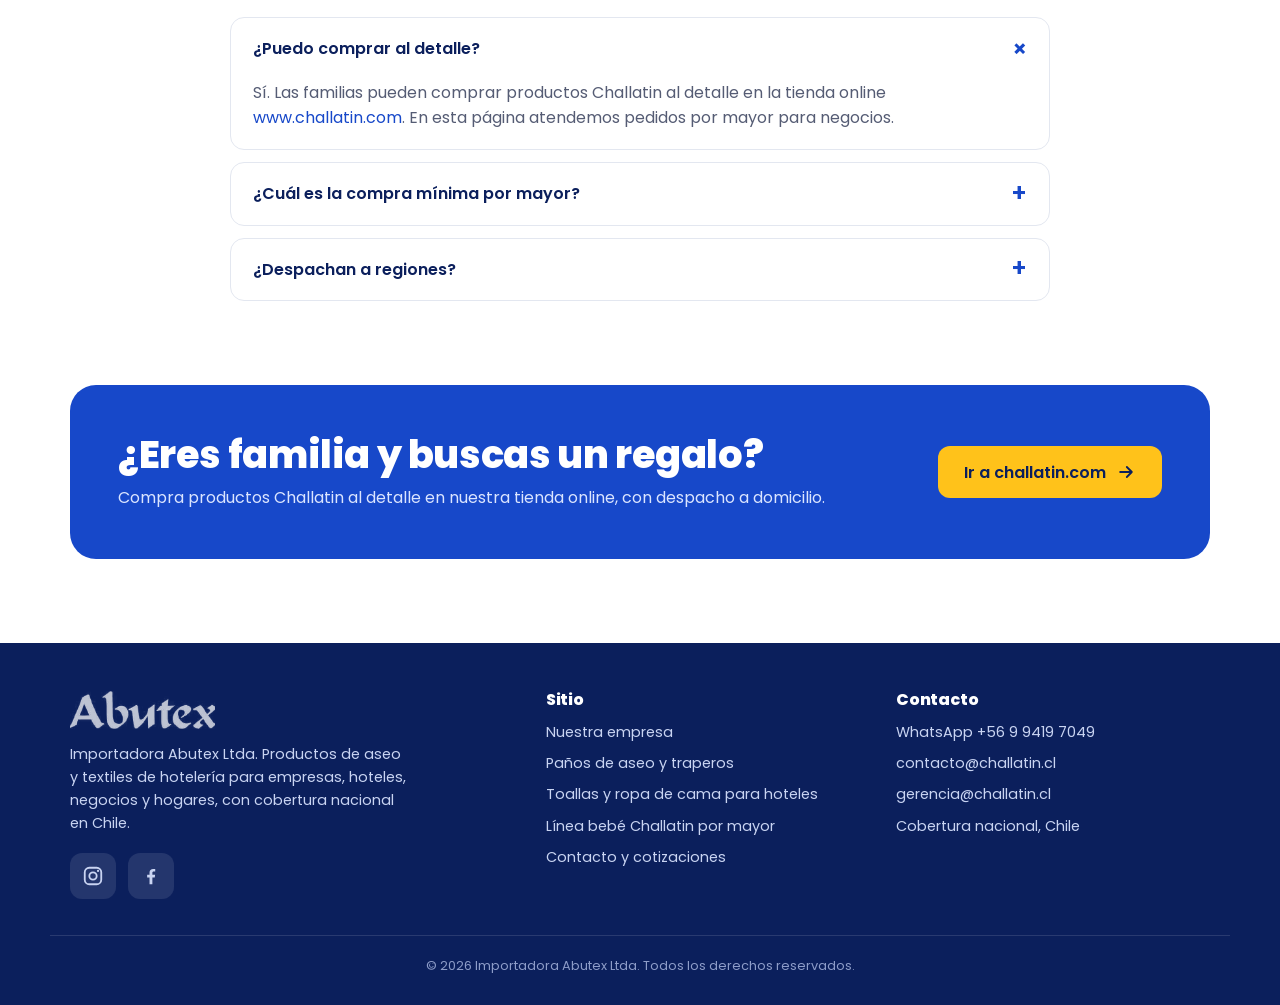
<file: bebe.html>
<!doctype html>
<html lang="es-CL">
<head>
<meta charset="utf-8">
<meta name="viewport" content="width=device-width, initial-scale=1">
<title>Productos para Bebé por Mayor: Pañales de Tela y Mantas Challatin | Abutex</title>
<meta name="description" content="Venta por mayor de productos para bebé Challatin: pañales de tela, mantas, sets de toallas, tutos, sábanas pack & play y baberos. Para tiendas, farmacias, clínicas, hoteles y empresas en todo Chile.">
<meta name="robots" content="index, follow, max-image-preview:large">
<link rel="canonical" href="https://www.abutex.cl/bebe">
<meta name="theme-color" content="#1748c9">
<meta name="geo.region" content="CL">
<meta property="og:type" content="website">
<meta property="og:locale" content="es_CL">
<meta property="og:site_name" content="Abutex">
<meta property="og:title" content="Línea bebé Challatin por mayor | Abutex">
<meta property="og:description" content="Pañales de tela, mantas, sets de toallas, tutos y baberos Challatin para negocios de todo Chile. Cotiza por WhatsApp.">
<meta property="og:url" content="https://www.abutex.cl/bebe">
<meta property="og:image" content="https://www.abutex.cl/img/og-bebe.jpg">
<meta property="og:image:width" content="1200">
<meta property="og:image:height" content="630">
<meta name="twitter:card" content="summary_large_image">
<meta name="twitter:title" content="Línea bebé Challatin por mayor | Abutex">
<meta name="twitter:description" content="Pañales de tela, mantas, sets de toallas, tutos y baberos Challatin para negocios de todo Chile. Cotiza por WhatsApp.">
<meta name="twitter:image" content="https://www.abutex.cl/img/og-bebe.jpg">
<link rel="icon" href="favicon.svg" type="image/svg+xml">
<link rel="apple-touch-icon" href="img/apple-touch-icon.png">
<link rel="preload" as="image" href="img/bebe-set-toalla-rosado.jpg" fetchpriority="high">
<link rel="preconnect" href="https://fonts.googleapis.com">
<link rel="preconnect" href="https://fonts.gstatic.com" crossorigin>
<link href="https://fonts.googleapis.com/css2?family=Poppins:wght@400;500;600;700;800&display=swap" rel="stylesheet">
<link rel="stylesheet" href="css/styles.css?v=202611171215">
<script type="application/ld+json">
{
 "@context": "https://schema.org",
 "@graph": [
  {
   "@type": "Organization",
   "@id": "https://www.abutex.cl/#organizacion",
   "name": "Importadora Abutex Ltda.",
   "alternateName": "Abutex",
   "url": "https://www.abutex.cl/",
   "logo": "https://www.abutex.cl/img/logo-abutex.png",
   "email": "contacto@challatin.cl",
   "telephone": "+56994197049",
   "brand": {
    "@type": "Brand",
    "name": "Challatin",
    "url": "https://www.challatin.com/"
   }
  },
  {
   "@type": "WebPage",
   "@id": "https://www.abutex.cl/bebe#pagina",
   "url": "https://www.abutex.cl/bebe",
   "name": "Productos para Bebé por Mayor: Pañales de Tela y Mantas Challatin | Abutex",
   "inLanguage": "es-CL",
   "isPartOf": {
    "@id": "https://www.abutex.cl/#web"
   },
   "about": {
    "@id": "https://www.abutex.cl/#organizacion"
   }
  },
  {
   "@type": "BreadcrumbList",
   "itemListElement": [
    {
     "@type": "ListItem",
     "position": 1,
     "name": "Inicio",
     "item": "https://www.abutex.cl/"
    },
    {
     "@type": "ListItem",
     "position": 2,
     "name": "Línea bebé",
     "item": "https://www.abutex.cl/bebe"
    }
   ]
  },
  {
   "@type": "FAQPage",
   "mainEntity": [
    {
     "@type": "Question",
     "name": "¿Puedo comprar al detalle?",
     "acceptedAnswer": {
      "@type": "Answer",
      "text": "Sí. Las familias pueden comprar productos Challatin al detalle en la tienda online www.challatin.com. En esta página atendemos pedidos por mayor para negocios."
     }
    },
    {
     "@type": "Question",
     "name": "¿Cuál es la compra mínima por mayor?",
     "acceptedAnswer": {
      "@type": "Answer",
      "text": "Las condiciones dependen de los productos y volúmenes. Escríbenos por WhatsApp con lo que necesitas y te enviamos precios y condiciones mayoristas."
     }
    },
    {
     "@type": "Question",
     "name": "¿Despachan a regiones?",
     "acceptedAnswer": {
      "@type": "Answer",
      "text": "Sí. Vendemos por mayor a negocios de todo Chile. Consúltanos por las condiciones de envío a tu ciudad."
     }
    }
   ]
  }
 ]
}
</script>
</head>
<body>
<a class="skip" href="#contenido">Saltar al contenido</a>

<svg width="0" height="0" style="position:absolute" aria-hidden="true">
  <symbol id="i-wa" viewBox="0 0 24 24"><path fill="currentColor" d="M12.04 2C6.58 2 2.13 6.45 2.13 11.91c0 1.75.46 3.45 1.32 4.95L2.05 22l5.25-1.38a9.9 9.9 0 0 0 4.74 1.21h.01c5.46 0 9.91-4.45 9.91-9.91A9.85 9.85 0 0 0 12.04 2Zm5.8 14.06c-.24.68-1.42 1.3-1.96 1.35-.5.05-.97.23-3.27-.68-2.77-1.09-4.52-3.92-4.66-4.1-.13-.18-1.1-1.47-1.1-2.8 0-1.33.7-1.99.95-2.26.24-.27.53-.34.71-.34l.51.01c.16 0 .38-.06.6.46.23.54.77 1.87.84 2 .07.14.11.3.02.48-.09.18-.13.29-.27.45-.13.16-.28.35-.4.47-.13.13-.27.28-.12.55.16.27.7 1.15 1.5 1.86 1.03.92 1.9 1.2 2.17 1.34.27.13.43.11.58-.07.16-.18.67-.78.85-1.05.18-.27.36-.22.6-.13.25.09 1.57.74 1.84.88.27.13.45.2.52.31.07.11.07.65-.17 1.33Z"/></symbol>
  <symbol id="i-check" viewBox="0 0 24 24"><path fill="none" stroke="currentColor" stroke-width="3.2" stroke-linecap="round" stroke-linejoin="round" d="m5 12.5 4.5 4.5L19 7.5"/></symbol>
  <symbol id="i-drop" viewBox="0 0 24 24"><path fill="none" stroke="currentColor" stroke-width="2" stroke-linejoin="round" d="M12 3s6.5 7.2 6.5 11.5a6.5 6.5 0 0 1-13 0C5.5 10.2 12 3 12 3Z"/></symbol>
  <symbol id="i-shield" viewBox="0 0 24 24"><path fill="none" stroke="currentColor" stroke-width="2" stroke-linejoin="round" d="M12 3 4.5 6v5.5c0 4.6 3.2 8.3 7.5 9.5 4.3-1.2 7.5-4.9 7.5-9.5V6L12 3Z"/><path fill="none" stroke="currentColor" stroke-width="2" stroke-linecap="round" stroke-linejoin="round" d="m8.8 12 2.2 2.2 4.2-4.4"/></symbol>
  <symbol id="i-repeat" viewBox="0 0 24 24"><path fill="none" stroke="currentColor" stroke-width="2" stroke-linecap="round" stroke-linejoin="round" d="M17 2l4 4-4 4M3 11V9a3 3 0 0 1 3-3h15M7 22l-4-4 4-4M21 13v2a3 3 0 0 1-3 3H3"/></symbol>
  <symbol id="i-sparkle" viewBox="0 0 24 24"><path fill="none" stroke="currentColor" stroke-width="2" stroke-linejoin="round" d="M12 3l1.9 5.6L19.5 10.5l-5.6 1.9L12 18l-1.9-5.6L4.5 10.5l5.6-1.9L12 3Z"/><path fill="none" stroke="currentColor" stroke-width="2" stroke-linecap="round" d="M19 17v4M17 19h4"/></symbol>
  <symbol id="i-ruler" viewBox="0 0 24 24"><path fill="none" stroke="currentColor" stroke-width="2" stroke-linejoin="round" d="M3 17 17 3l4 4L7 21l-4-4Z"/><path fill="none" stroke="currentColor" stroke-width="2" stroke-linecap="round" d="m7 13 2 2M10 10l2 2M13 7l2 2"/></symbol>
  <symbol id="i-user" viewBox="0 0 24 24"><circle cx="12" cy="8" r="4" fill="none" stroke="currentColor" stroke-width="2"/><path fill="none" stroke="currentColor" stroke-width="2" stroke-linecap="round" d="M4 21c1.5-4 4.5-6 8-6s6.5 2 8 6"/></symbol>
  <symbol id="i-tag" viewBox="0 0 24 24"><path fill="none" stroke="currentColor" stroke-width="2" stroke-linejoin="round" d="M3 12V3h9l9 9-9 9-9-9Z"/><circle cx="7.5" cy="7.5" r="1.5" fill="currentColor"/></symbol>
  <symbol id="i-phone" viewBox="0 0 24 24"><path fill="none" stroke="currentColor" stroke-width="2" stroke-linejoin="round" d="M5 3h4l2 5-2.5 1.5a11 11 0 0 0 6 6L16 13l5 2v4a2 2 0 0 1-2 2A16 16 0 0 1 3 5a2 2 0 0 1 2-2Z"/></symbol>
  <symbol id="i-mail" viewBox="0 0 24 24"><rect x="3" y="5" width="18" height="14" rx="2" fill="none" stroke="currentColor" stroke-width="2"/><path fill="none" stroke="currentColor" stroke-width="2" stroke-linejoin="round" d="m3 7 9 6 9-6"/></symbol>
  <symbol id="i-globe" viewBox="0 0 24 24"><circle cx="12" cy="12" r="9" fill="none" stroke="currentColor" stroke-width="2"/><path fill="none" stroke="currentColor" stroke-width="2" d="M3 12h18M12 3c2.5 2.5 3.8 5.5 3.8 9s-1.3 6.5-3.8 9c-2.5-2.5-3.8-5.5-3.8-9S9.5 5.5 12 3Z"/></symbol>
  <symbol id="i-ig" viewBox="0 0 24 24"><rect x="3" y="3" width="18" height="18" rx="5" fill="none" stroke="currentColor" stroke-width="2"/><circle cx="12" cy="12" r="4" fill="none" stroke="currentColor" stroke-width="2"/><circle cx="17.5" cy="6.5" r="1.2" fill="currentColor"/></symbol>
  <symbol id="i-fb" viewBox="0 0 24 24"><path fill="currentColor" d="M13.5 21v-7.5h2.6l.4-3h-3V8.6c0-.9.3-1.5 1.5-1.5h1.6V4.4c-.3 0-1.2-.1-2.3-.1-2.3 0-3.9 1.4-3.9 4v2.2H7.8v3h2.6V21h3.1Z"/></symbol>

  <symbol id="i-arrow" viewBox="0 0 24 24"><path fill="none" stroke="currentColor" stroke-width="2.2" stroke-linecap="round" stroke-linejoin="round" d="M5 12h14M13 6l6 6-6 6"/></symbol>
  <symbol id="i-map" viewBox="0 0 24 24"><path fill="none" stroke="currentColor" stroke-width="2" stroke-linejoin="round" d="M12 21s7-6.2 7-11.5A7 7 0 0 0 5 9.5C5 14.8 12 21 12 21Z"/><circle cx="12" cy="9.5" r="2.5" fill="none" stroke="currentColor" stroke-width="2"/></symbol>
  <symbol id="i-bed" viewBox="0 0 24 24"><path fill="none" stroke="currentColor" stroke-width="2" stroke-linecap="round" stroke-linejoin="round" d="M3 18V6M3 14h18v4M21 14v-2a3 3 0 0 0-3-3h-7v5M7 11.5a1.5 1.5 0 1 0 0-.01"/></symbol>
  <symbol id="i-needle" viewBox="0 0 24 24"><path fill="none" stroke="currentColor" stroke-width="2" stroke-linecap="round" stroke-linejoin="round" d="M20 4 7 17l-3 3M16 4h4v4M4 14c2-1 4 1 6 0s2-3 4-4"/></symbol>
  <symbol id="i-eye" viewBox="0 0 24 24"><path fill="none" stroke="currentColor" stroke-width="2" stroke-linejoin="round" d="M2 12s3.5-7 10-7 10 7 10 7-3.5 7-10 7S2 12 2 12Z"/><circle cx="12" cy="12" r="3" fill="none" stroke="currentColor" stroke-width="2"/></symbol>
  <symbol id="i-target" viewBox="0 0 24 24"><circle cx="12" cy="12" r="9" fill="none" stroke="currentColor" stroke-width="2"/><circle cx="12" cy="12" r="5" fill="none" stroke="currentColor" stroke-width="2"/><circle cx="12" cy="12" r="1.5" fill="currentColor"/></symbol>
  <symbol id="i-chat" viewBox="0 0 24 24"><path fill="none" stroke="currentColor" stroke-width="2" stroke-linejoin="round" d="M4 5h16v11H9l-5 4V5Z"/><path fill="none" stroke="currentColor" stroke-width="2" stroke-linecap="round" d="M8 9.5h8M8 12.5h5"/></symbol>
  <symbol id="i-doc" viewBox="0 0 24 24"><path fill="none" stroke="currentColor" stroke-width="2" stroke-linejoin="round" d="M6 3h9l4 4v14H6V3Z"/><path fill="none" stroke="currentColor" stroke-width="2" stroke-linecap="round" d="M14 3v5h5M9 12h7M9 16h5"/></symbol>
  <symbol id="i-card" viewBox="0 0 24 24"><rect x="3" y="5.5" width="18" height="13" rx="2.5" fill="none" stroke="currentColor" stroke-width="2"/><path fill="none" stroke="currentColor" stroke-width="2" stroke-linecap="round" d="M3 10h18M7 15h4"/></symbol>
  <symbol id="i-truck" viewBox="0 0 24 24"><path fill="none" stroke="currentColor" stroke-width="2" stroke-linejoin="round" d="M2.5 6h11v10h-11zM13.5 9.5h4l3 3.5V16h-7"/><circle cx="6.5" cy="17.5" r="1.8" fill="#fff" stroke="currentColor" stroke-width="2"/><circle cx="17" cy="17.5" r="1.8" fill="#fff" stroke="currentColor" stroke-width="2"/></symbol>
  <symbol id="i-heart" viewBox="0 0 24 24"><path fill="none" stroke="currentColor" stroke-width="2" stroke-linejoin="round" d="M12 20s-7.5-4.6-9-9.5C2 7 4.5 4.5 7.5 4.5c2 0 3.5 1.2 4.5 2.7 1-1.5 2.5-2.7 4.5-2.7 3 0 5.5 2.5 4.5 6-1.5 4.9-9 9.5-9 9.5Z"/></symbol>
</svg>


<header class="top">
  <div class="wrap">
    <a href="./" class="logo" aria-label="Abutex, ir al inicio"><img src="img/logo-abutex.png" width="446" height="117" alt="Abutex"></a>
    <nav class="nav" id="nav" aria-label="Principal">
      <a href="./">Inicio</a>
      <a href="empresa">Empresa</a>
      <a href="aseo">Aseo</a>
      <a href="hoteleria">Hotelería</a>
      <a href="bebe" class="active" aria-current="page">Bebé</a>
      <a href="contacto">Contacto</a>
    </nav>
    <div style="display:flex;gap:6px;align-items:center">
      <a class="btn btn-wa" href="https://wa.me/56994197049?text=Hola%20Abutex%2C%20quiero%20cotizar%20productos%20Challatin%20por%20mayor." target="_blank" rel="noopener" data-cta="header-whatsapp"><svg><use href="#i-wa"/></svg><span>Cotizar</span></a>
      <button class="menu-btn" aria-label="Abrir menú" aria-expanded="false" aria-controls="nav" id="menuBtn"><svg viewBox="0 0 24 24"><path fill="none" stroke="currentColor" stroke-width="2" stroke-linecap="round" d="M4 7h16M4 12h16M4 17h16"/></svg></button>
    </div>
  </div>
</header>

<main id="contenido">
<div class="t-bebe">
<section class="hero bebe-hero" aria-labelledby="t-bebe">
  <div class="wrap">
    <div>
      <nav class="crumbs" aria-label="Ruta"><ol><li><a href="./">Inicio</a></li><li aria-current="page">Línea bebé</li></ol></nav>
      <span class="eyebrow">Marca Challatin · Venta por mayor en Chile</span>
      <h1 id="t-bebe">Suma Challatin a tu negocio <span>y vende productos para bebé que enamoran</span></h1>
      <p class="lead">Compra directo al importador y confeccionista de la marca, sin intermediarios. Más de 40 productos para bebé con empaques listos para vitrina y regalo: pañales de tela, toallas, mantas, sábanas, sets de regalo y accesorios. Despachamos a todo Chile.</p>
      <div class="hero-ctas">
        <a class="btn btn-wa" href="https://wa.me/56994197049?text=Hola%20Abutex%2C%20quiero%20cotizar%20productos%20Challatin%20por%20mayor." target="_blank" rel="noopener" data-cta="bebe-hero-whatsapp"><svg><use href="#i-wa"/></svg>Quiero precios mayoristas</a>
        <a class="btn btn-ghost" href="#catalogo" data-cta="bebe-hero-catalogo">Pedir catálogo</a>
      </div>
      <ul class="hero-trust">
        <li><span class="check"><svg><use href="#i-check"/></svg></span>Compra directa al importador</li>
        <li><span class="check"><svg><use href="#i-check"/></svg></span>Empaques listos para vitrina</li>
        <li><span class="check"><svg><use href="#i-check"/></svg></span>Despacho a todo Chile</li>
      </ul>
    </div>
    <div class="hero-media">
      <img src="img/bebe-set-toalla-rosado.jpg" width="720" height="720" alt="Set de 6 toallas Challatin rosado con capucha de unicornio en caja de regalo" fetchpriority="high" decoding="async">
      <div class="hero-badge"><div><img src="img/logo-challatin.png" width="480" height="480" alt="Challatin" style="width:110px;height:auto;margin:-14px 0 -10px -8px"><span>Nuestra marca para bebés, también al detalle en challatin.com</span></div></div>
    </div>
  </div>
</section>

<section class="benefits" aria-label="Para quién es la línea bebé">
  <div class="wrap">
    <ul>
      <li><span class="ic"><svg><use href="#i-tag"/></svg></span><div><strong>Tiendas y farmacias</strong><span>Productos con empaque para vitrina y reventa.</span></div></li>
      <li><span class="ic"><svg><use href="#i-bed"/></svg></span><div><strong>Hoteles y cabañas</strong><span>Sábanas pack &amp; play y mantas para cunas.</span></div></li>
      <li><span class="ic"><svg><use href="#i-heart"/></svg></span><div><strong>Clínicas y empresas</strong><span>Regalos de bienvenida y por nacimiento.</span></div></li>
      <li><span class="ic"><svg><use href="#i-map"/></svg></span><div><strong>Todo Chile</strong><span>Venta por mayor de norte a sur.</span></div></li>
    </ul>
  </div>
</section>

<section class="split" aria-labelledby="t-porque-b">
  <div class="wrap">
    <div><img src="img/bebe-caja-delicate.jpg" width="720" height="720" alt="Caja de regalo Challatin con pañales Delicate" loading="lazy" decoding="async" style="object-fit:contain;background:#fff"></div>
    <div>
      <span class="eyebrow">Por qué vender Challatin</span>
      <h2 id="t-porque-b">Productos que tus clientes buscan, con el respaldo de Abutex</h2>
      <div class="why-list">
        <div class="why-item"><span class="ic"><svg><use href="#i-tag"/></svg></span><h3>Precio directo</h3><p>Compras al importador y confeccionista de la marca, sin intermediarios.</p></div>
        <div class="why-item"><span class="ic"><svg><use href="#i-sparkle"/></svg></span><h3>Listos para vender</h3><p>Empaques de regalo con ventana, caja o colgador para exhibir.</p></div>
        <div class="why-item"><span class="ic"><svg><use href="#i-heart"/></svg></span><h3>Surtido completo</h3><p>Más de 40 productos: del primer pañal al set de regalo.</p></div>
        <div class="why-item"><span class="ic"><svg><use href="#i-shield"/></svg></span><h3>Calidad comprobada</h3><p>Líneas 100% algodón y productos hechos en Chile.</p></div>
      </div>
      <a class="btn btn-wa" href="https://wa.me/56994197049?text=Hola%20Abutex%2C%20quiero%20vender%20productos%20Challatin%20en%20mi%20negocio." target="_blank" rel="noopener" data-cta="bebe-porque-whatsapp"><svg><use href="#i-wa"/></svg>Quiero vender Challatin</a>
    </div>
  </div>
</section>

<section id="productos" aria-labelledby="t-prod-b">
  <div class="wrap">
    <div class="section-head center">
      <span class="eyebrow">Productos destacados</span>
      <h2 id="t-prod-b">Lo que puedes ofrecer en tu tienda</h2>
      <p class="lead">Elige los productos que te interesan y te enviamos precios mayoristas, stock y colores disponibles.</p>
    </div>

    <div class="cat-title" id="panales"><h3>Pañales de tela</h3><p>Blancos, de color y línea Delicate.</p></div>
    <div class="tw-grid">
      <article class="tw">
        <img src="img/bebe-panales-blancos.jpg" width="720" height="720" alt="Bolsa con 3 pañales de tela blancos Challatin" loading="lazy" decoding="async">
        <div class="tw-body">
          <h4>Pañales de tela blancos</h4>
          <p>Bolsa con 3 pañales de tela blancos.</p>
          <a class="btn btn-wa" href="https://wa.me/56994197049?text=Hola%20Abutex%2C%20quiero%20cotizar%20por%20mayor%20Pa%C3%B1ales%20de%20tela%20blancos." target="_blank" rel="noopener" data-cta="bebe-panales-blancos"><svg><use href="#i-wa"/></svg>Cotizar</a>
        </div>
      </article>
      <article class="tw">
        <img src="img/bebe-panales-gama-color.jpg" width="720" height="720" alt="Pañales de tela Challatin estampados en azul" loading="lazy" decoding="async">
        <div class="tw-body">
          <h4>Pañales de tela Gama Color</h4>
          <p>Bolsa con 3 pañales estampados. Colores azul, café, calipso, lila, rosado y verde.</p>
          <a class="btn btn-wa" href="https://wa.me/56994197049?text=Hola%20Abutex%2C%20quiero%20cotizar%20por%20mayor%20Pa%C3%B1ales%20de%20tela%20Gama%20Color." target="_blank" rel="noopener" data-cta="bebe-panales-color"><svg><use href="#i-wa"/></svg>Cotizar</a>
        </div>
      </article>
      <article class="tw">
        <img src="img/bebe-panales-delicate.jpg" width="720" height="720" alt="Pack de 2 pañales de tela Delicate Challatin en rosado" loading="lazy" decoding="async">
        <div class="tw-body">
          <h4>Pañales Delicate</h4>
          <p>Pack de 2 pañales de tela con empaque de regalo. Colores azul, beige y rosado.</p>
          <a class="btn btn-wa" href="https://wa.me/56994197049?text=Hola%20Abutex%2C%20quiero%20cotizar%20por%20mayor%20Pa%C3%B1ales%20Delicate." target="_blank" rel="noopener" data-cta="bebe-panales-delicate"><svg><use href="#i-wa"/></svg>Cotizar</a>
        </div>
      </article>
      <article class="tw">
        <img src="img/bebe-caja-delicate.jpg" width="720" height="720" alt="Caja de regalo Challatin con 3 pañales Delicate rosados" loading="lazy" decoding="async">
        <div class="tw-body">
          <h4>Caja de regalo Delicate</h4>
          <p>Caja con ventana y 3 pañales Delicate. Ideal para regalos de nacimiento. Azul, beige y rosado.</p>
          <a class="btn btn-wa" href="https://wa.me/56994197049?text=Hola%20Abutex%2C%20quiero%20cotizar%20por%20mayor%20Cajas%20de%20regalo%20Delicate." target="_blank" rel="noopener" data-cta="bebe-caja-delicate"><svg><use href="#i-wa"/></svg>Cotizar</a>
        </div>
      </article>
      <article class="tw">
        <img src="img/bebe-set-tutos.jpg" width="720" height="720" alt="Caja Challatin con set de 3 tutos rosados" loading="lazy" decoding="async">
        <div class="tw-body">
          <h4>Set de tutos</h4>
          <p>Caja de regalo con 3 tutos combinados, en tonos rosado y celeste.</p>
          <a class="btn btn-wa" href="https://wa.me/56994197049?text=Hola%20Abutex%2C%20quiero%20cotizar%20por%20mayor%20Sets%20de%20tutos." target="_blank" rel="noopener" data-cta="bebe-tutos"><svg><use href="#i-wa"/></svg>Cotizar</a>
        </div>
      </article>
      <article class="tw">
        <img src="img/bebe-set-toalla-azul.jpg" width="720" height="720" alt="Set de 6 toallas Challatin azul con capucha de ballena" loading="lazy" decoding="async">
        <div class="tw-body">
          <h4>Set de 6 toallas</h4>
          <p>Toalla con capucha bordada y 5 toallitas, en caja de regalo. Modelos ballena azul y unicornio rosado.</p>
          <a class="btn btn-wa" href="https://wa.me/56994197049?text=Hola%20Abutex%2C%20quiero%20cotizar%20por%20mayor%20Sets%20de%206%20toallas." target="_blank" rel="noopener" data-cta="bebe-set-toallas"><svg><use href="#i-wa"/></svg>Cotizar</a>
        </div>
      </article>
    </div>

    <div class="cat-title" id="mantas"><h3>Mantas y ropa de cuna</h3><p>Para el coche, la cuna y el pack &amp; play.</p></div>
    <div class="tw-grid">
      <article class="tw">
        <img src="img/bebe-manta-reversible.jpg" width="720" height="720" alt="Manta reversible Challatin amarilla enrollada" loading="lazy" decoding="async">
        <div class="tw-body">
          <h4>Mantas reversibles</h4>
          <p>Doble faz, estampada y a rayas. Amarillo, calipso, celeste, lila, rosado y verde, en bolsa o caja.</p>
          <a class="btn btn-wa" href="https://wa.me/56994197049?text=Hola%20Abutex%2C%20quiero%20cotizar%20por%20mayor%20Mantas%20reversibles." target="_blank" rel="noopener" data-cta="bebe-manta-reversible"><svg><use href="#i-wa"/></svg>Cotizar</a>
        </div>
      </article>
      <article class="tw">
        <img src="img/bebe-manta-estampada.jpg" width="720" height="720" alt="Manta estampada Challatin rosada con cupcakes en su empaque" loading="lazy" decoding="async">
        <div class="tw-body">
          <h4>Manta estampada</h4>
          <p>Manta liviana estampada, en empaque con colgador para exhibición.</p>
          <a class="btn btn-wa" href="https://wa.me/56994197049?text=Hola%20Abutex%2C%20quiero%20cotizar%20por%20mayor%20Mantas%20estampadas." target="_blank" rel="noopener" data-cta="bebe-manta-estampada"><svg><use href="#i-wa"/></svg>Cotizar</a>
        </div>
      </article>
      <article class="tw">
        <img src="img/bebe-manta-coral.jpg" width="720" height="720" alt="Manta coral fleece Challatin en tonos pastel" loading="lazy" decoding="async">
        <div class="tw-body">
          <h4>Manta coral fleece</h4>
          <p>Extrasuave y abrigada, para los meses de frío.</p>
          <a class="btn btn-wa" href="https://wa.me/56994197049?text=Hola%20Abutex%2C%20quiero%20cotizar%20por%20mayor%20Mantas%20coral%20fleece." target="_blank" rel="noopener" data-cta="bebe-manta-coral"><svg><use href="#i-wa"/></svg>Cotizar</a>
        </div>
      </article>
      <article class="tw">
        <img src="img/bebe-sabanas-cuna.jpg" width="720" height="720" alt="Sábanas Challatin para cuna pack and play, blancas con ribete azul" loading="lazy" decoding="async">
        <div class="tw-body">
          <h4>Sábanas pack &amp; play</h4>
          <p>Juego de 3 piezas para cuna pack &amp; play. 50% algodón, 50% poliéster. Hechas en Chile por Abutex.</p>
          <a class="btn btn-wa" href="https://wa.me/56994197049?text=Hola%20Abutex%2C%20quiero%20cotizar%20por%20mayor%20S%C3%A1banas%20pack%20and%20play." target="_blank" rel="noopener" data-cta="bebe-sabanas"><svg><use href="#i-wa"/></svg>Cotizar</a>
        </div>
      </article>
      <article class="tw">
        <img src="img/bebe-gorro-mitones.jpg" width="720" height="720" alt="Gorros y mitones para recién nacido Challatin" loading="lazy" decoding="async">
        <div class="tw-body">
          <h4>Gorro y mitones</h4>
          <p>Set para recién nacido con gorro y mitones estampados.</p>
          <a class="btn btn-wa" href="https://wa.me/56994197049?text=Hola%20Abutex%2C%20quiero%20cotizar%20por%20mayor%20Sets%20de%20gorro%20y%20mitones." target="_blank" rel="noopener" data-cta="bebe-gorro"><svg><use href="#i-wa"/></svg>Cotizar</a>
        </div>
      </article>
      <article class="tw">
        <img src="img/bebe-baberos-bandana.jpg" width="720" height="720" alt="Pack de 2 baberos bandana Challatin amarillos" loading="lazy" decoding="async">
        <div class="tw-body">
          <h4>Baberos bandana y pecheras</h4>
          <p>Pack de 2 baberos bandana (amarillo, celeste y rosado) y pecheras con bolsillo, en empaque con colgador.</p>
          <a class="btn btn-wa" href="https://wa.me/56994197049?text=Hola%20Abutex%2C%20quiero%20cotizar%20por%20mayor%20Baberos%20y%20pecheras." target="_blank" rel="noopener" data-cta="bebe-baberos"><svg><use href="#i-wa"/></svg>Cotizar</a>
        </div>
      </article>
    </div>
    <div class="cta-band" style="margin-top:48px">
      <div>
        <h2>¿Te interesa alguno? Pide precios mayoristas hoy</h2>
        <p>Te respondemos por WhatsApp con precios, stock y condiciones de compra.</p>
      </div>
      <div class="btns">
        <a class="btn btn-yellow" href="https://wa.me/56994197049?text=Hola%20Abutex%2C%20quiero%20precios%20mayoristas%20de%20productos%20Challatin." target="_blank" rel="noopener" data-cta="bebe-destacados-whatsapp"><svg><use href="#i-wa"/></svg>Pedir precios</a>
      </div>
    </div>
  </div>
</section>

<section class="how" aria-labelledby="t-pasos">
  <div class="wrap">
    <div class="section-head center">
      <span class="eyebrow">Cómo comprar</span>
      <h2 id="t-pasos">Comprar por mayor es <span class="hl">así de simple</span></h2>
      <p class="lead">Cuatro pasos y tus productos Challatin llegan a tu negocio, estés donde estés en Chile.</p>
    </div>
    <ol class="steps">
      <li><span class="step-ic"><svg><use href="#i-chat"/></svg></span><em>Paso 1</em><strong>Escríbenos</strong><span>Por WhatsApp o con el formulario, cuéntanos qué productos te interesan.</span></li>
      <li><span class="step-ic"><svg><use href="#i-doc"/></svg></span><em>Paso 2</em><strong>Recibe tu cotización</strong><span>Te enviamos precios mayoristas, stock y condiciones de compra.</span></li>
      <li><span class="step-ic"><svg><use href="#i-card"/></svg></span><em>Paso 3</em><strong>Paga tu pedido</strong><span>Confirmas los productos y realizas el pago según las condiciones acordadas.</span></li>
      <li><span class="step-ic"><svg><use href="#i-truck"/></svg></span><em>Paso 4</em><strong>Recibe tu pedido</strong><span>Preparamos tu pedido y lo despachamos a cualquier ciudad de Chile.</span></li>
    </ol>
    <div class="how-cta">
      <a class="btn btn-wa" href="https://wa.me/56994197049?text=Hola%20Abutex%2C%20quiero%20hacer%20un%20pedido%20mayorista%20de%20productos%20Challatin." target="_blank" rel="noopener" data-cta="bebe-pasos-whatsapp"><svg><use href="#i-wa"/></svg>Empezar mi pedido</a>
      <span>Cotización sin compromiso</span>
    </div>
  </div>
</section>

<section class="coverage" id="cobertura" aria-labelledby="t-cobertura">
  <div class="wrap">
    <div class="section-head center">
      <span class="eyebrow">Respaldo</span>
      <h2 id="t-cobertura">Abutex despacha a negocios de todo Chile</h2>
      <p class="lead">De Arica a Punta Arenas, abastecemos a tiendas, farmacias, clínicas, hoteles y empresas con productos Challatin y textiles confeccionados por Importadora Abutex.</p>
    </div>
    <p class="cov-note"><svg width="22" height="22"><use href="#i-map"/></svg>Atendemos negocios desde Arica hasta Punta Arenas</p>
  </div>
</section>

<section class="catalog" id="catalogo" aria-labelledby="t-catalogo">
  <div class="wrap">
    <div class="catalog-top">
      <div>
        <img class="brand-logo" src="img/logo-challatin.png" width="480" height="480" alt="Challatin, grandes ideas para mundos pequeños" loading="lazy" decoding="async">
        <span class="eyebrow">Catálogo mayorista 2026</span>
        <h2 id="t-catalogo">Pide el catálogo y empieza a vender</h2>
        <p class="lead" style="margin-top:12px">Recibe el catálogo completo de Challatin con más de 40 productos y códigos para hacer tu pedido. Un ejecutivo te contactará con precios y condiciones mayoristas.</p>
        <ul class="tick">
          <li><span class="check"><svg><use href="#i-check"/></svg></span>Descarga inmediata en PDF</li>
          <li><span class="check"><svg><use href="#i-check"/></svg></span>Atención directa del importador</li>
        </ul>
      </div>
      <form class="catalog-form" id="catalogForm" novalidate>
        <h3>Quiero el catálogo mayorista</h3>
        <div id="catalogFields">
          <div class="row">
            <div class="field"><label for="k-nombre">Nombre</label><input id="k-nombre" name="nombre" autocomplete="name" required placeholder="Tu nombre"></div>
            <div class="field"><label for="k-empresa">Negocio o empresa</label><input id="k-empresa" name="empresa" autocomplete="organization" required placeholder="Nombre del negocio"></div>
          </div>
          <div class="row">
            <div class="field"><label for="k-email">Correo</label><input id="k-email" name="email" type="email" autocomplete="email" required placeholder="nombre@empresa.cl"></div>
            <div class="field"><label for="k-tel">Teléfono</label><input id="k-tel" name="telefono" type="tel" autocomplete="tel" required placeholder="+56 9 ..."></div>
          </div>
          <div class="row">
            <div class="field"><label for="k-tipo">Tipo de negocio</label>
              <select id="k-tipo" name="tipo"><option>Tienda de bebé o regalos</option><option>Farmacia</option><option>Clínica o maternidad</option><option>Hotel o cabañas</option><option>Empresa (regalo corporativo)</option><option>Otro</option></select></div>
            <div class="field"><label for="k-comuna">Comuna / ciudad</label><input id="k-comuna" name="comuna" placeholder="Ej: Temuco"></div>
          </div>
          <input type="text" name="_honey" tabindex="-1" autocomplete="off" style="position:absolute;left:-9999px" aria-hidden="true">
          <label class="consent"><input type="checkbox" name="consentimiento" value="Sí">Acepto recibir información comercial, novedades, promociones y publicidad de Challatin e Importadora Abutex por correo, WhatsApp o teléfono. Puedo darme de baja cuando quiera.</label>
          <button class="btn btn-primary" type="submit">Recibir catálogo</button>
          <p class="form-note">Usaremos tus datos para responder tu solicitud. Solo te enviaremos publicidad si marcas la casilla. Para modificar o eliminar tus datos, escríbenos a <a href="mailto:contacto@challatin.cl">contacto@challatin.cl</a>.</p>
        </div>
        <div class="catalog-ok" id="catalogOk" hidden>
          <strong>¡Gracias! Tu descarga está lista.</strong>
          <p>Un ejecutivo te contactará pronto con precios mayoristas. Si la descarga no comenzó sola, usa el botón:</p>
          <a class="btn btn-primary" href="catalogo/catalogo-challatin-2026.pdf" download data-cta="catalogo-descarga">Descargar catálogo PDF</a>
        </div>
      </form>
    </div>

  </div>
</section>



<section class="quote" id="cotizar" aria-labelledby="t-cot-b" style="background:var(--soft)">
  <div class="wrap">
    <div>
      <span class="eyebrow">Cotización mayorista</span>
      <h2 id="t-cot-b">Lleva Challatin a tu negocio</h2>
      <p class="lead" style="margin-top:12px">Cuéntanos qué productos te interesan y en qué cantidad. Te respondemos con precios, stock y condiciones mayoristas.</p>
      <ul class="tick">
        <li><span class="check"><svg><use href="#i-check"/></svg></span>Tiendas de bebé, regalos y farmacias</li>
        <li><span class="check"><svg><use href="#i-check"/></svg></span>Clínicas, maternidades y hoteles</li>
        <li><span class="check"><svg><use href="#i-check"/></svg></span>Empresas que regalan por nacimiento</li>
      </ul>
    </div>
    <form class="wa-form" data-intro="Hola Abutex, quiero cotizar productos Challatin por mayor." data-cta="form-bebe" novalidate>
      <h3>Cotiza por mayor</h3>
      <p>Al enviar se abrirá WhatsApp con tu mensaje listo.</p>
      <div class="row">
        <div class="field"><label for="b-nombre">Nombre</label><input id="b-nombre" name="nombre" autocomplete="name" required placeholder="Tu nombre"></div>
        <div class="field"><label for="b-empresa">Negocio o empresa</label><input id="b-empresa" name="empresa" autocomplete="organization" placeholder="Nombre del negocio"></div>
      </div>
      <div class="row">
        <div class="field"><label for="b-tipo">Tipo de negocio</label>
          <select id="b-tipo" name="tipo"><option>Tienda de bebé o regalos</option><option>Farmacia</option><option>Clínica o maternidad</option><option>Hotel o cabañas</option><option>Empresa (regalo corporativo)</option><option>Otro</option></select></div>
        <div class="field"><label for="b-comuna">Comuna / ciudad</label><input id="b-comuna" name="comuna" placeholder="Ej: Concepción"></div>
      </div>
      <fieldset class="field" style="border:0">
        <legend style="font-size:.85rem;font-weight:600;margin-bottom:6px;color:var(--blue-900)">Productos de interés</legend>
        <div class="checks">
          <label><input type="checkbox" name="producto" value="Pañales de tela" checked>Pañales de tela</label>
          <label><input type="checkbox" name="producto" value="Cajas de regalo">Cajas de regalo</label>
          <label><input type="checkbox" name="producto" value="Sets de toallas y tutos">Toallas y tutos</label>
          <label><input type="checkbox" name="producto" value="Mantas">Mantas</label>
          <label><input type="checkbox" name="producto" value="Sábanas pack and play">Sábanas pack &amp; play</label>
          <label><input type="checkbox" name="producto" value="Baberos y accesorios">Baberos y accesorios</label>
        </div>
      </fieldset>
      <div class="field"><label for="b-msg">Comentarios</label><textarea id="b-msg" name="mensaje" placeholder="Cantidades aproximadas, colores, fecha estimada, etc."></textarea></div>
      <button class="btn btn-wa" type="submit"><svg><use href="#i-wa"/></svg>Enviar cotización por WhatsApp</button>
      <p class="form-note">¿Prefieres correo? Escríbenos a <a href="mailto:contacto@challatin.cl">contacto@challatin.cl</a></p>
    </form>
  </div>
</section>
<section class="faq" id="preguntas" aria-labelledby="t-faq-b" style="background:#fff">
  <div class="wrap">
    <div class="section-head center"><span class="eyebrow">Preguntas frecuentes</span><h2 id="t-faq-b">Dudas sobre la venta por mayor</h2></div>
    <div class="faq-list">
      <details open><summary>¿Puedo comprar al detalle?</summary><p>Sí. Las familias pueden comprar productos Challatin al detalle en la tienda online <a href="https://www.challatin.com/" target="_blank" rel="noopener">www.challatin.com</a>. En esta página atendemos pedidos por mayor para negocios.</p></details>
      <details><summary>¿Cuál es la compra mínima por mayor?</summary><p>Las condiciones dependen de los productos y volúmenes. Escríbenos por WhatsApp con lo que necesitas y te enviamos precios y condiciones mayoristas.</p></details>
      <details><summary>¿Despachan a regiones?</summary><p>Sí. Vendemos por mayor a negocios de todo Chile. Consúltanos por las condiciones de envío a tu ciudad.</p></details>
    </div>
  </div>
</section>

<section aria-label="Compras al detalle" style="padding-top:0;background:#fff">
  <div class="wrap">
    <div class="cta-band">
      <div>
        <h2>¿Eres familia y buscas un regalo?</h2>
        <p>Compra productos Challatin al detalle en nuestra tienda online, con despacho a domicilio.</p>
      </div>
      <div class="btns">
        <a class="btn btn-yellow" href="https://www.challatin.com/bebés" target="_blank" rel="noopener" data-cta="bebe-tienda-challatin">Ir a challatin.com <svg><use href="#i-arrow"/></svg></a>
      </div>
    </div>
  </div>
</section>
</div>

</main>

<footer class="foot">
  <div class="wrap">
    <div>
      <a href="./" class="logo" aria-label="Abutex, volver al inicio"><img src="img/logo-abutex-blanco.png" width="446" height="117" alt="Abutex" loading="lazy"></a>
      <p style="margin:14px 0 18px;max-width:340px">Importadora Abutex Ltda. Productos de aseo y textiles de hotelería para empresas, hoteles, negocios y hogares, con cobertura nacional en Chile.</p>
      <div class="social">
        <a href="https://www.instagram.com/abutex.ltda" target="_blank" rel="noopener" aria-label="Abutex en Instagram" data-cta="instagram"><svg><use href="#i-ig"/></svg></a>
        <a href="https://www.facebook.com/abutex.ltda" target="_blank" rel="noopener" aria-label="Abutex en Facebook" data-cta="facebook"><svg><use href="#i-fb"/></svg></a>
      </div>
    </div>
    <nav aria-label="Sitio">
      <h2>Sitio</h2>
      <ul>
        <li><a href="empresa">Nuestra empresa</a></li>
        <li><a href="aseo">Paños de aseo y traperos</a></li>
        <li><a href="hoteleria">Toallas y ropa de cama para hoteles</a></li>
        <li><a href="bebe">Línea bebé Challatin por mayor</a></li>
        <li><a href="contacto">Contacto y cotizaciones</a></li>
      </ul>
    </nav>
    <div>
      <h2>Contacto</h2>
      <ul>
        <li><a href="https://wa.me/56994197049" target="_blank" rel="noopener" data-cta="footer-whatsapp">WhatsApp +56 9 9419 7049</a></li>
        <li><a href="mailto:contacto@challatin.cl">contacto@challatin.cl</a></li>
        <li><a href="mailto:gerencia@challatin.cl">gerencia@challatin.cl</a></li>
        <li>Cobertura nacional, Chile</li>
      </ul>
    </div>
  </div>
  <div class="wrap foot-bottom">© <span id="year">2026</span> Importadora Abutex Ltda. Todos los derechos reservados.</div>
</footer>

<a class="wa-float" href="https://wa.me/56994197049?text=Hola%20Abutex%2C%20quiero%20cotizar%20productos%20Challatin%20por%20mayor." target="_blank" rel="noopener" aria-label="Escríbenos por WhatsApp" data-cta="flotante-whatsapp"><svg><use href="#i-wa"/></svg></a>
<script src="js/main.js?v=202611171215" defer></script>
</body>
</html>
</file>
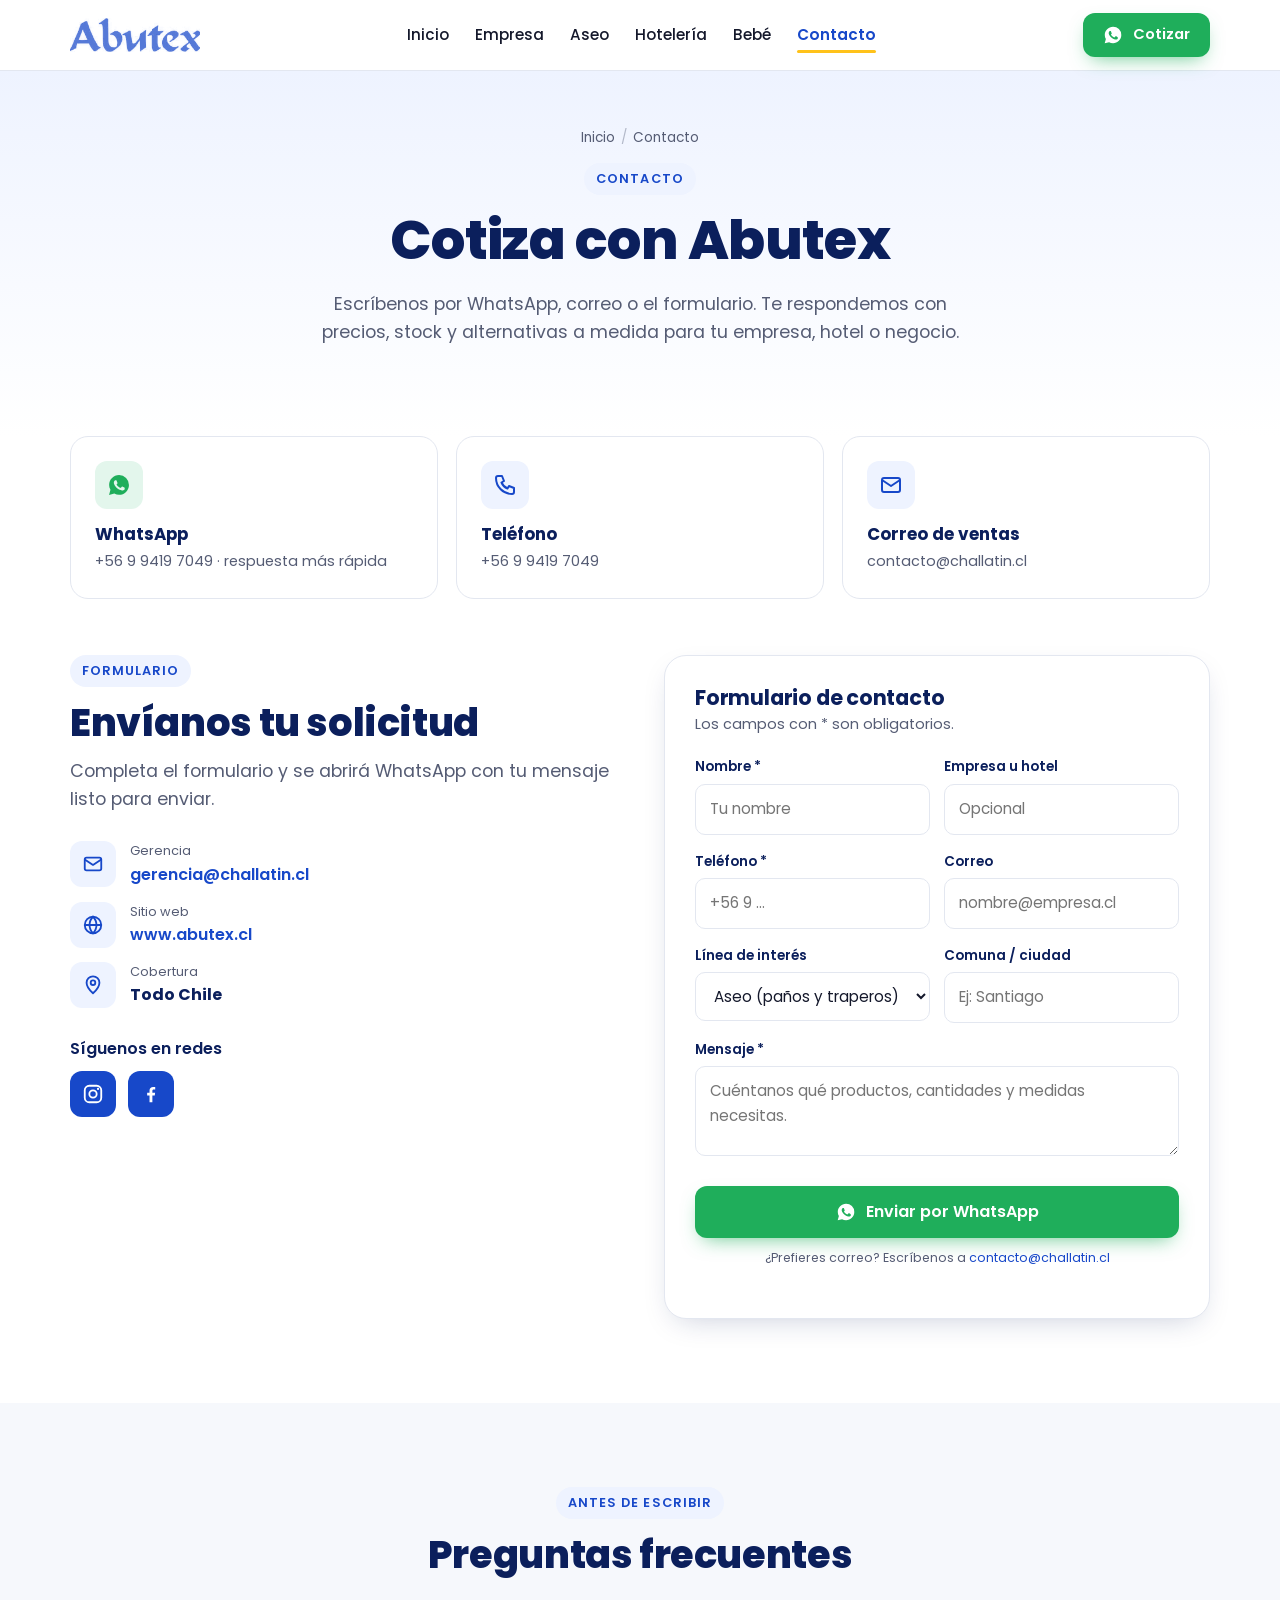
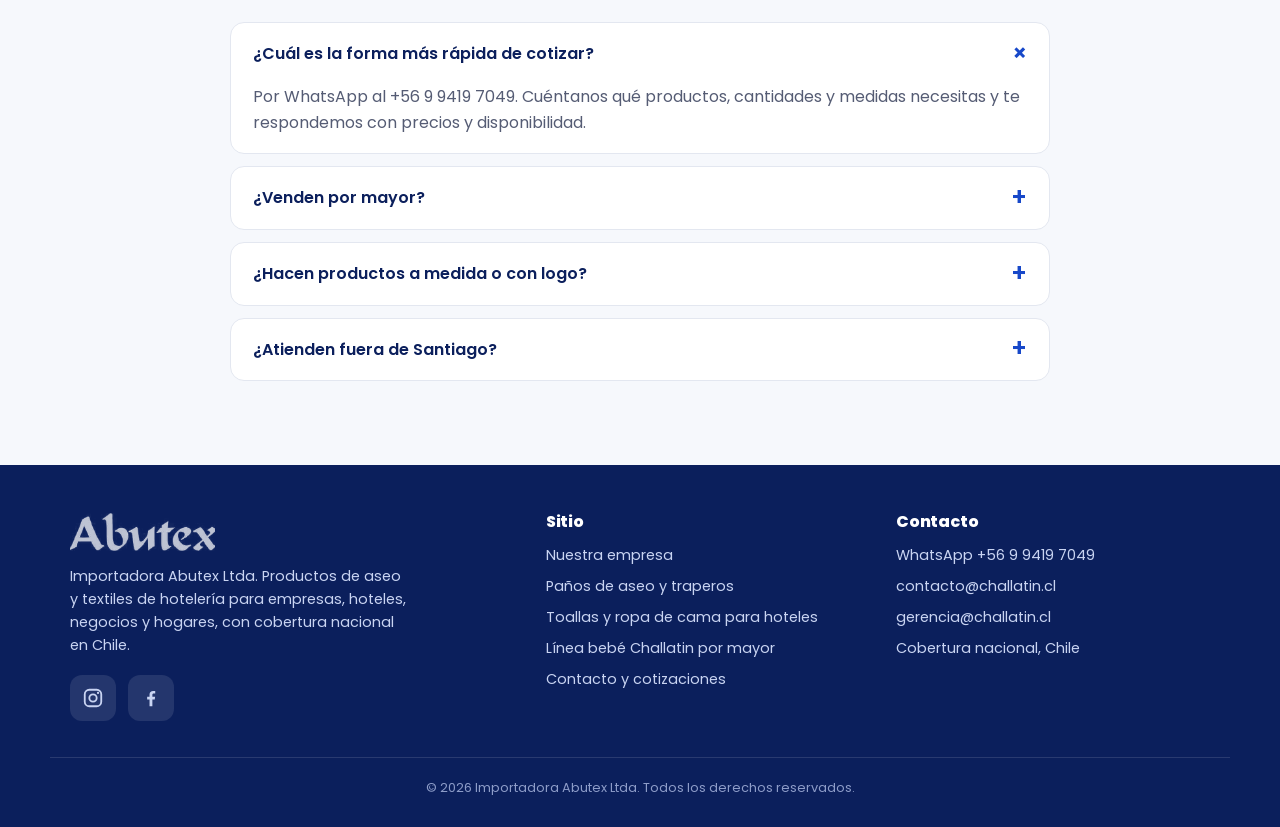
<file: contacto.html>
<!doctype html>
<html lang="es-CL">
<head>
<meta charset="utf-8">
<meta name="viewport" content="width=device-width, initial-scale=1">
<title>Contacto y Cotizaciones | Abutex Chile</title>
<meta name="description" content="Cotiza paños de aseo, toallas y ropa de cama para hotel con Abutex. WhatsApp +56 9 9419 7049, correo contacto@challatin.cl y formulario en línea. Cobertura nacional.">
<meta name="robots" content="index, follow, max-image-preview:large">
<link rel="canonical" href="https://www.abutex.cl/contacto">
<meta name="theme-color" content="#1748c9">
<meta name="geo.region" content="CL">
<meta property="og:type" content="website">
<meta property="og:locale" content="es_CL">
<meta property="og:site_name" content="Abutex">
<meta property="og:title" content="Contacto y cotizaciones | Abutex">
<meta property="og:description" content="Cotiza paños de aseo, toallas y ropa de cama para hotel con Abutex. WhatsApp +56 9 9419 7049, correo contacto@challatin.cl y formulario en línea. Cobertura nacional.">
<meta property="og:url" content="https://www.abutex.cl/contacto">
<meta property="og:image" content="https://www.abutex.cl/img/og-home.jpg">
<meta property="og:image:width" content="1200">
<meta property="og:image:height" content="630">
<meta name="twitter:card" content="summary_large_image">
<meta name="twitter:title" content="Contacto y cotizaciones | Abutex">
<meta name="twitter:description" content="Cotiza paños de aseo, toallas y ropa de cama para hotel con Abutex. WhatsApp +56 9 9419 7049, correo contacto@challatin.cl y formulario en línea. Cobertura nacional.">
<meta name="twitter:image" content="https://www.abutex.cl/img/og-home.jpg">
<link rel="icon" href="favicon.svg" type="image/svg+xml">
<link rel="apple-touch-icon" href="img/apple-touch-icon.png">
<link rel="preconnect" href="https://fonts.googleapis.com">
<link rel="preconnect" href="https://fonts.gstatic.com" crossorigin>
<link href="https://fonts.googleapis.com/css2?family=Poppins:wght@400;500;600;700;800&display=swap" rel="stylesheet">
<link rel="stylesheet" href="css/styles.css?v=202611171215">
<script type="application/ld+json">
{
 "@context": "https://schema.org",
 "@graph": [
  {
   "@type": "Organization",
   "@id": "https://www.abutex.cl/#organizacion",
   "name": "Importadora Abutex Ltda.",
   "alternateName": "Abutex",
   "url": "https://www.abutex.cl/",
   "logo": "https://www.abutex.cl/img/logo-abutex.png",
   "description": "Empresa familiar chilena que importa, distribuye y confecciona productos de aseo (paños y traperos de microfibra) y textiles de hotelería (toallas, ropa de cama, plumones y mantelería) con cobertura nacional.",
   "email": "contacto@challatin.cl",
   "telephone": "+56994197049",
   "areaServed": {
    "@type": "Country",
    "name": "Chile"
   },
   "founder": {
    "@type": "Person",
    "name": "Roberto Abusleme",
    "jobTitle": "Dueño y Gerente"
   },
   "contactPoint": [
    {
     "@type": "ContactPoint",
     "telephone": "+56994197049",
     "contactType": "sales",
     "areaServed": "CL",
     "availableLanguage": "Spanish"
    }
   ],
   "sameAs": [
    "https://www.instagram.com/abutex.ltda",
    "https://www.facebook.com/abutex.ltda"
   ]
  },
  {
   "@type": "WebSite",
   "@id": "https://www.abutex.cl/#web",
   "url": "https://www.abutex.cl/",
   "name": "Abutex",
   "inLanguage": "es-CL",
   "publisher": {
    "@id": "https://www.abutex.cl/#organizacion"
   }
  },
  {
   "@type": "WebPage",
   "@id": "https://www.abutex.cl/contacto#pagina",
   "url": "https://www.abutex.cl/contacto",
   "name": "Contacto y Cotizaciones | Abutex Chile",
   "description": "Cotiza paños de aseo, toallas y ropa de cama para hotel con Abutex. WhatsApp +56 9 9419 7049, correo contacto@challatin.cl y formulario en línea. Cobertura nacional.",
   "inLanguage": "es-CL",
   "isPartOf": {
    "@id": "https://www.abutex.cl/#web"
   },
   "about": {
    "@id": "https://www.abutex.cl/#organizacion"
   }
  },
  {
   "@type": "BreadcrumbList",
   "itemListElement": [
    {
     "@type": "ListItem",
     "position": 1,
     "name": "Inicio",
     "item": "https://www.abutex.cl/"
    },
    {
     "@type": "ListItem",
     "position": 2,
     "name": "Contacto",
     "item": "https://www.abutex.cl/contacto"
    }
   ]
  },
  {
   "@type": "FAQPage",
   "mainEntity": [
    {
     "@type": "Question",
     "name": "¿Cuál es la forma más rápida de cotizar?",
     "acceptedAnswer": {
      "@type": "Answer",
      "text": "Por WhatsApp al +56 9 9419 7049. Cuéntanos qué productos, cantidades y medidas necesitas y te respondemos con precios y disponibilidad."
     }
    },
    {
     "@type": "Question",
     "name": "¿Venden por mayor?",
     "acceptedAnswer": {
      "@type": "Answer",
      "text": "Sí. Trabajamos con empresas, hoteles, negocios e instituciones. Por ejemplo, el paño de microfibra se vende por unidad desde 100 unidades."
     }
    },
    {
     "@type": "Question",
     "name": "¿Hacen productos a medida o con logo?",
     "acceptedAnswer": {
      "@type": "Answer",
      "text": "Sí. Confeccionamos paños, traperos, ropa de cama y mantelería a medida, y podemos bordar o estampar tu logo en todos nuestros productos."
     }
    },
    {
     "@type": "Question",
     "name": "¿Atienden fuera de Santiago?",
     "acceptedAnswer": {
      "@type": "Answer",
      "text": "Sí, tenemos cobertura nacional y atendemos clientes a lo largo de todo Chile."
     }
    }
   ]
  },
  {
   "@type": "ContactPage",
   "url": "https://www.abutex.cl/contacto",
   "name": "Contacto Abutex"
  }
 ]
}
</script>
</head>
<body>
<a class="skip" href="#contenido">Saltar al contenido</a>

<svg width="0" height="0" style="position:absolute" aria-hidden="true">
  <symbol id="i-wa" viewBox="0 0 24 24"><path fill="currentColor" d="M12.04 2C6.58 2 2.13 6.45 2.13 11.91c0 1.75.46 3.45 1.32 4.95L2.05 22l5.25-1.38a9.9 9.9 0 0 0 4.74 1.21h.01c5.46 0 9.91-4.45 9.91-9.91A9.85 9.85 0 0 0 12.04 2Zm5.8 14.06c-.24.68-1.42 1.3-1.96 1.35-.5.05-.97.23-3.27-.68-2.77-1.09-4.52-3.92-4.66-4.1-.13-.18-1.1-1.47-1.1-2.8 0-1.33.7-1.99.95-2.26.24-.27.53-.34.71-.34l.51.01c.16 0 .38-.06.6.46.23.54.77 1.87.84 2 .07.14.11.3.02.48-.09.18-.13.29-.27.45-.13.16-.28.35-.4.47-.13.13-.27.28-.12.55.16.27.7 1.15 1.5 1.86 1.03.92 1.9 1.2 2.17 1.34.27.13.43.11.58-.07.16-.18.67-.78.85-1.05.18-.27.36-.22.6-.13.25.09 1.57.74 1.84.88.27.13.45.2.52.31.07.11.07.65-.17 1.33Z"/></symbol>
  <symbol id="i-check" viewBox="0 0 24 24"><path fill="none" stroke="currentColor" stroke-width="3.2" stroke-linecap="round" stroke-linejoin="round" d="m5 12.5 4.5 4.5L19 7.5"/></symbol>
  <symbol id="i-drop" viewBox="0 0 24 24"><path fill="none" stroke="currentColor" stroke-width="2" stroke-linejoin="round" d="M12 3s6.5 7.2 6.5 11.5a6.5 6.5 0 0 1-13 0C5.5 10.2 12 3 12 3Z"/></symbol>
  <symbol id="i-shield" viewBox="0 0 24 24"><path fill="none" stroke="currentColor" stroke-width="2" stroke-linejoin="round" d="M12 3 4.5 6v5.5c0 4.6 3.2 8.3 7.5 9.5 4.3-1.2 7.5-4.9 7.5-9.5V6L12 3Z"/><path fill="none" stroke="currentColor" stroke-width="2" stroke-linecap="round" stroke-linejoin="round" d="m8.8 12 2.2 2.2 4.2-4.4"/></symbol>
  <symbol id="i-repeat" viewBox="0 0 24 24"><path fill="none" stroke="currentColor" stroke-width="2" stroke-linecap="round" stroke-linejoin="round" d="M17 2l4 4-4 4M3 11V9a3 3 0 0 1 3-3h15M7 22l-4-4 4-4M21 13v2a3 3 0 0 1-3 3H3"/></symbol>
  <symbol id="i-sparkle" viewBox="0 0 24 24"><path fill="none" stroke="currentColor" stroke-width="2" stroke-linejoin="round" d="M12 3l1.9 5.6L19.5 10.5l-5.6 1.9L12 18l-1.9-5.6L4.5 10.5l5.6-1.9L12 3Z"/><path fill="none" stroke="currentColor" stroke-width="2" stroke-linecap="round" d="M19 17v4M17 19h4"/></symbol>
  <symbol id="i-ruler" viewBox="0 0 24 24"><path fill="none" stroke="currentColor" stroke-width="2" stroke-linejoin="round" d="M3 17 17 3l4 4L7 21l-4-4Z"/><path fill="none" stroke="currentColor" stroke-width="2" stroke-linecap="round" d="m7 13 2 2M10 10l2 2M13 7l2 2"/></symbol>
  <symbol id="i-user" viewBox="0 0 24 24"><circle cx="12" cy="8" r="4" fill="none" stroke="currentColor" stroke-width="2"/><path fill="none" stroke="currentColor" stroke-width="2" stroke-linecap="round" d="M4 21c1.5-4 4.5-6 8-6s6.5 2 8 6"/></symbol>
  <symbol id="i-tag" viewBox="0 0 24 24"><path fill="none" stroke="currentColor" stroke-width="2" stroke-linejoin="round" d="M3 12V3h9l9 9-9 9-9-9Z"/><circle cx="7.5" cy="7.5" r="1.5" fill="currentColor"/></symbol>
  <symbol id="i-phone" viewBox="0 0 24 24"><path fill="none" stroke="currentColor" stroke-width="2" stroke-linejoin="round" d="M5 3h4l2 5-2.5 1.5a11 11 0 0 0 6 6L16 13l5 2v4a2 2 0 0 1-2 2A16 16 0 0 1 3 5a2 2 0 0 1 2-2Z"/></symbol>
  <symbol id="i-mail" viewBox="0 0 24 24"><rect x="3" y="5" width="18" height="14" rx="2" fill="none" stroke="currentColor" stroke-width="2"/><path fill="none" stroke="currentColor" stroke-width="2" stroke-linejoin="round" d="m3 7 9 6 9-6"/></symbol>
  <symbol id="i-globe" viewBox="0 0 24 24"><circle cx="12" cy="12" r="9" fill="none" stroke="currentColor" stroke-width="2"/><path fill="none" stroke="currentColor" stroke-width="2" d="M3 12h18M12 3c2.5 2.5 3.8 5.5 3.8 9s-1.3 6.5-3.8 9c-2.5-2.5-3.8-5.5-3.8-9S9.5 5.5 12 3Z"/></symbol>
  <symbol id="i-ig" viewBox="0 0 24 24"><rect x="3" y="3" width="18" height="18" rx="5" fill="none" stroke="currentColor" stroke-width="2"/><circle cx="12" cy="12" r="4" fill="none" stroke="currentColor" stroke-width="2"/><circle cx="17.5" cy="6.5" r="1.2" fill="currentColor"/></symbol>
  <symbol id="i-fb" viewBox="0 0 24 24"><path fill="currentColor" d="M13.5 21v-7.5h2.6l.4-3h-3V8.6c0-.9.3-1.5 1.5-1.5h1.6V4.4c-.3 0-1.2-.1-2.3-.1-2.3 0-3.9 1.4-3.9 4v2.2H7.8v3h2.6V21h3.1Z"/></symbol>

  <symbol id="i-arrow" viewBox="0 0 24 24"><path fill="none" stroke="currentColor" stroke-width="2.2" stroke-linecap="round" stroke-linejoin="round" d="M5 12h14M13 6l6 6-6 6"/></symbol>
  <symbol id="i-map" viewBox="0 0 24 24"><path fill="none" stroke="currentColor" stroke-width="2" stroke-linejoin="round" d="M12 21s7-6.2 7-11.5A7 7 0 0 0 5 9.5C5 14.8 12 21 12 21Z"/><circle cx="12" cy="9.5" r="2.5" fill="none" stroke="currentColor" stroke-width="2"/></symbol>
  <symbol id="i-bed" viewBox="0 0 24 24"><path fill="none" stroke="currentColor" stroke-width="2" stroke-linecap="round" stroke-linejoin="round" d="M3 18V6M3 14h18v4M21 14v-2a3 3 0 0 0-3-3h-7v5M7 11.5a1.5 1.5 0 1 0 0-.01"/></symbol>
  <symbol id="i-needle" viewBox="0 0 24 24"><path fill="none" stroke="currentColor" stroke-width="2" stroke-linecap="round" stroke-linejoin="round" d="M20 4 7 17l-3 3M16 4h4v4M4 14c2-1 4 1 6 0s2-3 4-4"/></symbol>
  <symbol id="i-eye" viewBox="0 0 24 24"><path fill="none" stroke="currentColor" stroke-width="2" stroke-linejoin="round" d="M2 12s3.5-7 10-7 10 7 10 7-3.5 7-10 7S2 12 2 12Z"/><circle cx="12" cy="12" r="3" fill="none" stroke="currentColor" stroke-width="2"/></symbol>
  <symbol id="i-target" viewBox="0 0 24 24"><circle cx="12" cy="12" r="9" fill="none" stroke="currentColor" stroke-width="2"/><circle cx="12" cy="12" r="5" fill="none" stroke="currentColor" stroke-width="2"/><circle cx="12" cy="12" r="1.5" fill="currentColor"/></symbol>
  <symbol id="i-heart" viewBox="0 0 24 24"><path fill="none" stroke="currentColor" stroke-width="2" stroke-linejoin="round" d="M12 20s-7.5-4.6-9-9.5C2 7 4.5 4.5 7.5 4.5c2 0 3.5 1.2 4.5 2.7 1-1.5 2.5-2.7 4.5-2.7 3 0 5.5 2.5 4.5 6-1.5 4.9-9 9.5-9 9.5Z"/></symbol>
</svg>


<header class="top">
  <div class="wrap">
    <a href="./" class="logo" aria-label="Abutex, ir al inicio"><img src="img/logo-abutex.png" width="446" height="117" alt="Abutex"></a>
    <nav class="nav" id="nav" aria-label="Principal">
      <a href="./">Inicio</a>
      <a href="empresa">Empresa</a>
      <a href="aseo">Aseo</a>
      <a href="hoteleria">Hotelería</a>
      <a href="bebe">Bebé</a>
      <a href="contacto" class="active" aria-current="page">Contacto</a>
    </nav>
    <div style="display:flex;gap:6px;align-items:center">
      <a class="btn btn-wa" href="https://wa.me/56994197049?text=Hola%20Abutex%2C%20quiero%20cotizar." target="_blank" rel="noopener" data-cta="header-whatsapp"><svg><use href="#i-wa"/></svg><span>Cotizar</span></a>
      <button class="menu-btn" aria-label="Abrir menú" aria-expanded="false" aria-controls="nav" id="menuBtn"><svg viewBox="0 0 24 24"><path fill="none" stroke="currentColor" stroke-width="2" stroke-linecap="round" d="M4 7h16M4 12h16M4 17h16"/></svg></button>
    </div>
  </div>
</header>

<main id="contenido">
<section class="page-hero simple" aria-labelledby="t-contacto">
  <div class="wrap">
    <nav class="crumbs" aria-label="Ruta"><ol><li><a href="./">Inicio</a></li><li aria-current="page">Contacto</li></ol></nav>
    <span class="eyebrow">Contacto</span>
    <h1 id="t-contacto">Cotiza con Abutex</h1>
    <p class="lead">Escríbenos por WhatsApp, correo o el formulario. Te respondemos con precios, stock y alternativas a medida para tu empresa, hotel o negocio.</p>
  </div>
</section>

<section style="padding-top:0" aria-labelledby="t-datos">
  <div class="wrap">
    <h2 id="t-datos" class="sr-only">Datos de contacto</h2>
    <div class="contact-cards">
      <a class="wa" href="https://wa.me/56994197049?text=Hola%20Abutex%2C%20quiero%20cotizar." target="_blank" rel="noopener" data-cta="contacto-card-whatsapp"><span class="ic"><svg><use href="#i-wa"/></svg></span><strong>WhatsApp</strong><span>+56 9 9419 7049 · respuesta más rápida</span></a>
      <a href="tel:+56994197049" data-cta="contacto-card-telefono"><span class="ic"><svg><use href="#i-phone"/></svg></span><strong>Teléfono</strong><span>+56 9 9419 7049</span></a>
      <a href="mailto:contacto@challatin.cl" data-cta="contacto-card-email"><span class="ic"><svg><use href="#i-mail"/></svg></span><strong>Correo de ventas</strong><span>contacto@challatin.cl</span></a>
    </div>

    <div class="quote" style="padding:0">
      <div class="wrap" style="padding:0">
        <div>
          <span class="eyebrow">Formulario</span>
          <h2>Envíanos tu solicitud</h2>
          <p class="lead" style="margin-top:12px">Completa el formulario y se abrirá WhatsApp con tu mensaje listo para enviar.</p>
          <ul class="contact-list">
            <li><span class="ic"><svg><use href="#i-mail"/></svg></span><div><small>Gerencia</small><a href="mailto:gerencia@challatin.cl">gerencia@challatin.cl</a></div></li>
            <li><span class="ic"><svg><use href="#i-globe"/></svg></span><div><small>Sitio web</small><a href="https://www.abutex.cl/">www.abutex.cl</a></div></li>
            <li><span class="ic"><svg><use href="#i-map"/></svg></span><div><small>Cobertura</small><strong style="color:var(--blue-900)">Todo Chile</strong></div></li>
          </ul>
          <p style="font-weight:600;color:var(--blue-900);margin-bottom:10px">Síguenos en redes</p>
          <div class="social">
            <a href="https://www.instagram.com/abutex.ltda" target="_blank" rel="noopener" aria-label="Abutex en Instagram" data-cta="instagram"><svg><use href="#i-ig"/></svg></a>
            <a href="https://www.facebook.com/abutex.ltda" target="_blank" rel="noopener" aria-label="Abutex en Facebook" data-cta="facebook"><svg><use href="#i-fb"/></svg></a>
          </div>
        </div>

        <form class="wa-form" data-intro="Hola Abutex, les escribo desde el sitio web." data-cta="form-contacto" novalidate>
          <h3>Formulario de contacto</h3>
          <p>Los campos con * son obligatorios.</p>
          <div class="row">
            <div class="field"><label for="c-nombre">Nombre *</label><input id="c-nombre" name="nombre" autocomplete="name" required placeholder="Tu nombre"></div>
            <div class="field"><label for="c-empresa">Empresa u hotel</label><input id="c-empresa" name="empresa" autocomplete="organization" placeholder="Opcional"></div>
          </div>
          <div class="row">
            <div class="field"><label for="c-tel">Teléfono *</label><input id="c-tel" name="telefono" type="tel" autocomplete="tel" required placeholder="+56 9 ..."></div>
            <div class="field"><label for="c-email">Correo</label><input id="c-email" name="email" type="email" autocomplete="email" placeholder="nombre@empresa.cl"></div>
          </div>
          <div class="row">
            <div class="field"><label for="c-linea">Línea de interés</label>
              <select id="c-linea" name="linea"><option>Aseo (paños y traperos)</option><option>Hotelería (toallas y ropa de cama)</option><option>Bebé por mayor (Challatin)</option><option>Varias líneas</option><option>Proyecto a medida</option></select></div>
            <div class="field"><label for="c-comuna">Comuna / ciudad</label><input id="c-comuna" name="comuna" autocomplete="address-level2" placeholder="Ej: Santiago"></div>
          </div>
          <div class="field"><label for="c-msg">Mensaje *</label><textarea id="c-msg" name="mensaje" required placeholder="Cuéntanos qué productos, cantidades y medidas necesitas."></textarea></div>
          <button class="btn btn-wa" type="submit"><svg><use href="#i-wa"/></svg>Enviar por WhatsApp</button>
          <p class="form-note">¿Prefieres correo? Escríbenos a <a href="mailto:contacto@challatin.cl">contacto@challatin.cl</a></p>
        </form>
      </div>
    </div>
  </div>
</section>

<section class="faq" aria-labelledby="t-faq-c">
  <div class="wrap">
    <div class="section-head center"><span class="eyebrow">Antes de escribir</span><h2 id="t-faq-c">Preguntas frecuentes</h2></div>
    <div class="faq-list">
      <details open><summary>¿Cuál es la forma más rápida de cotizar?</summary><p>Por WhatsApp al +56 9 9419 7049. Cuéntanos qué productos, cantidades y medidas necesitas y te respondemos con precios y disponibilidad.</p></details>
      <details><summary>¿Venden por mayor?</summary><p>Sí. Trabajamos con empresas, hoteles, negocios e instituciones. Por ejemplo, el paño de microfibra se vende por unidad desde 100 unidades.</p></details>
      <details><summary>¿Hacen productos a medida o con logo?</summary><p>Sí. Confeccionamos paños, traperos, ropa de cama y mantelería a medida, y podemos bordar o estampar tu logo en todos nuestros productos.</p></details>
      <details><summary>¿Atienden fuera de Santiago?</summary><p>Sí, tenemos cobertura nacional y atendemos clientes a lo largo de todo Chile.</p></details>
    </div>
  </div>
</section>

</main>

<footer class="foot">
  <div class="wrap">
    <div>
      <a href="./" class="logo" aria-label="Abutex, volver al inicio"><img src="img/logo-abutex-blanco.png" width="446" height="117" alt="Abutex" loading="lazy"></a>
      <p style="margin:14px 0 18px;max-width:340px">Importadora Abutex Ltda. Productos de aseo y textiles de hotelería para empresas, hoteles, negocios y hogares, con cobertura nacional en Chile.</p>
      <div class="social">
        <a href="https://www.instagram.com/abutex.ltda" target="_blank" rel="noopener" aria-label="Abutex en Instagram" data-cta="instagram"><svg><use href="#i-ig"/></svg></a>
        <a href="https://www.facebook.com/abutex.ltda" target="_blank" rel="noopener" aria-label="Abutex en Facebook" data-cta="facebook"><svg><use href="#i-fb"/></svg></a>
      </div>
    </div>
    <nav aria-label="Sitio">
      <h2>Sitio</h2>
      <ul>
        <li><a href="empresa">Nuestra empresa</a></li>
        <li><a href="aseo">Paños de aseo y traperos</a></li>
        <li><a href="hoteleria">Toallas y ropa de cama para hoteles</a></li>
        <li><a href="bebe">Línea bebé Challatin por mayor</a></li>
        <li><a href="contacto">Contacto y cotizaciones</a></li>
      </ul>
    </nav>
    <div>
      <h2>Contacto</h2>
      <ul>
        <li><a href="https://wa.me/56994197049" target="_blank" rel="noopener" data-cta="footer-whatsapp">WhatsApp +56 9 9419 7049</a></li>
        <li><a href="mailto:contacto@challatin.cl">contacto@challatin.cl</a></li>
        <li><a href="mailto:gerencia@challatin.cl">gerencia@challatin.cl</a></li>
        <li>Cobertura nacional, Chile</li>
      </ul>
    </div>
  </div>
  <div class="wrap foot-bottom">© <span id="year">2026</span> Importadora Abutex Ltda. Todos los derechos reservados.</div>
</footer>

<a class="wa-float" href="https://wa.me/56994197049?text=Hola%20Abutex%2C%20quiero%20cotizar." target="_blank" rel="noopener" aria-label="Escríbenos por WhatsApp" data-cta="flotante-whatsapp"><svg><use href="#i-wa"/></svg></a>
<script src="js/main.js?v=202611171215" defer></script>
</body>
</html>
</file>
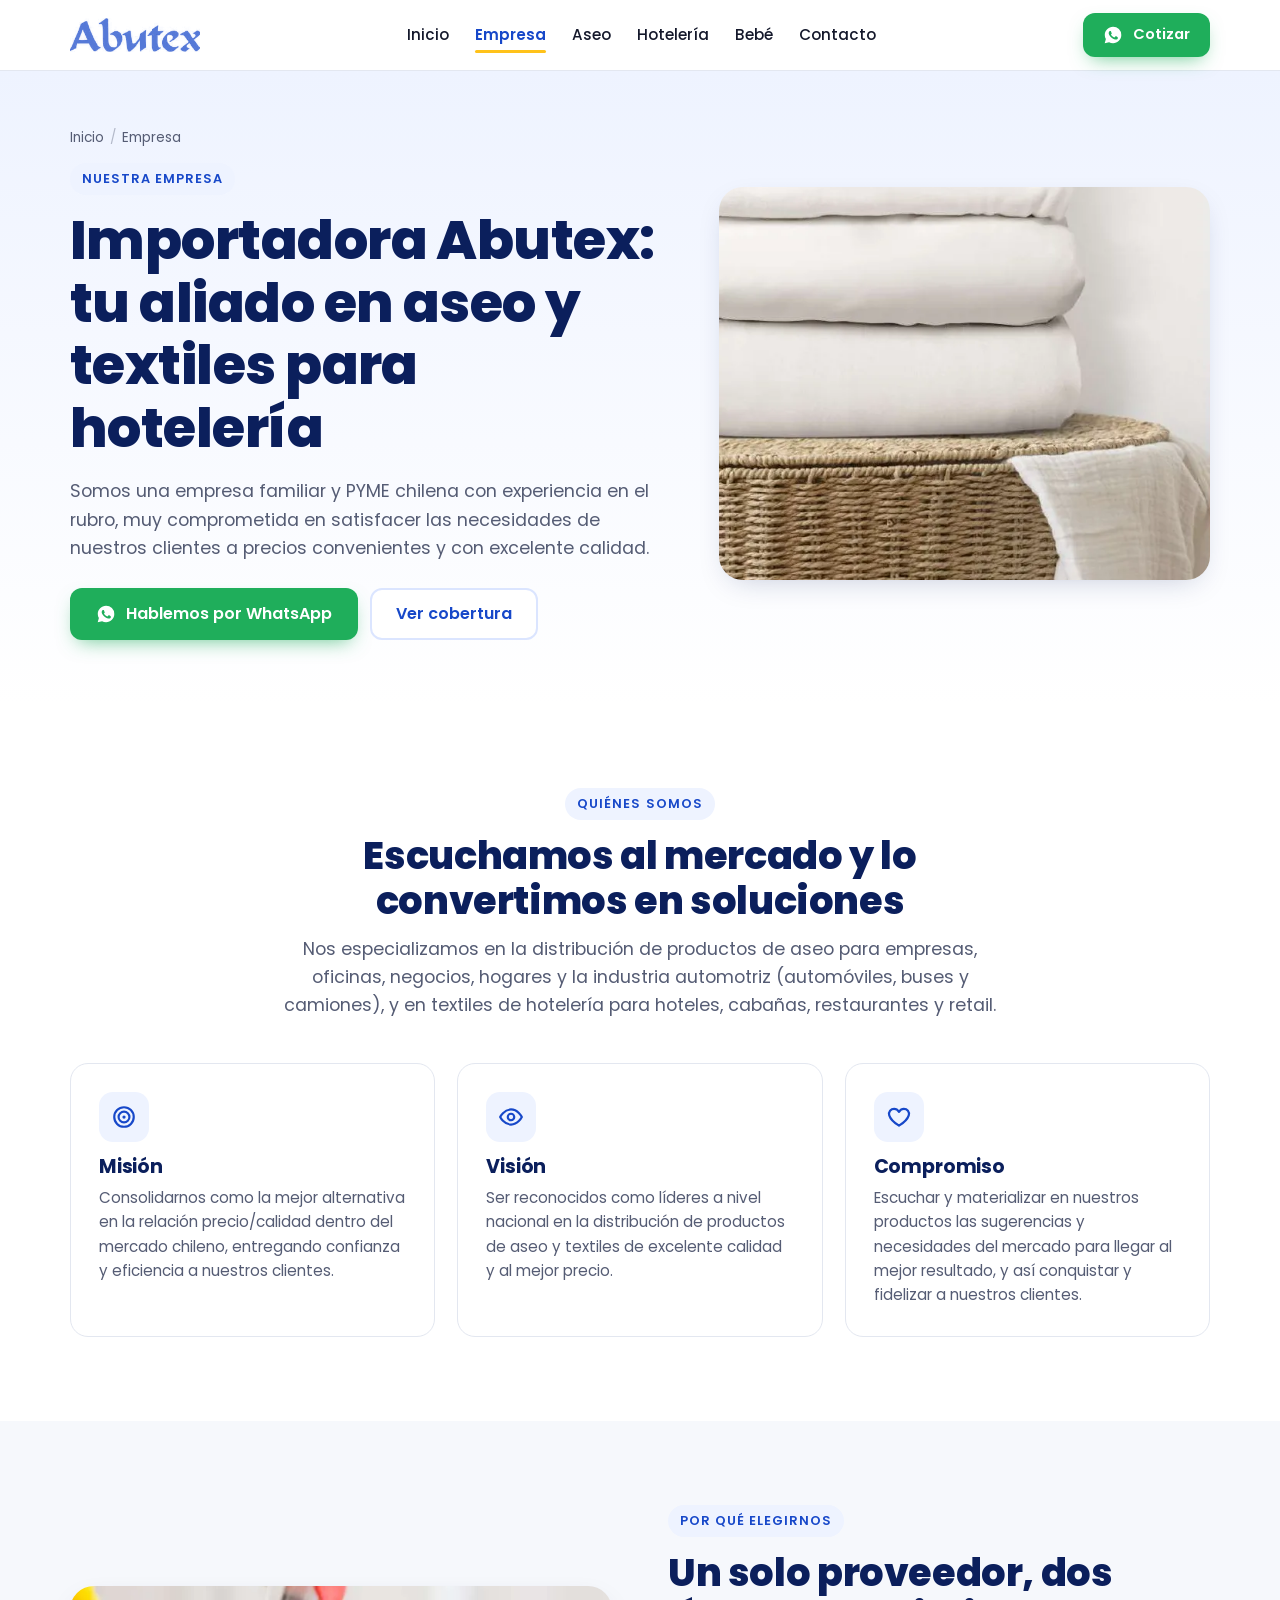
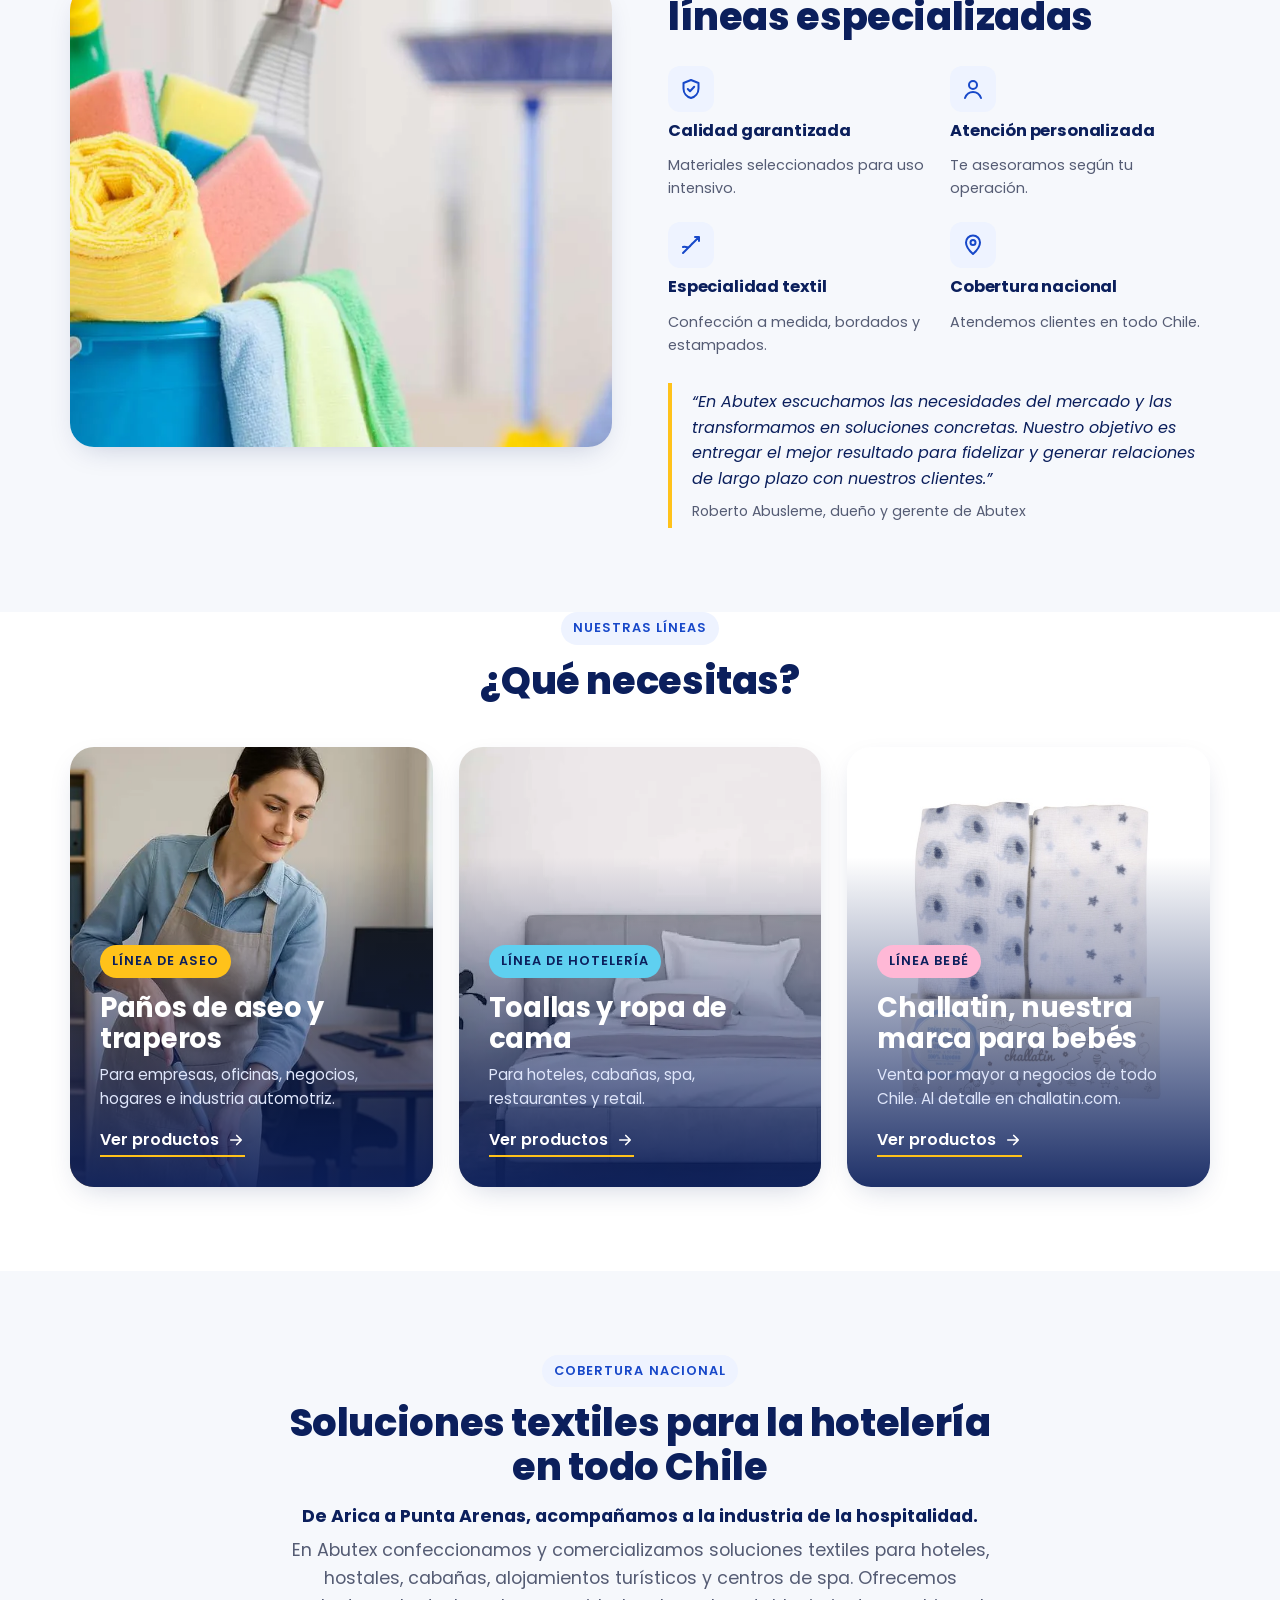
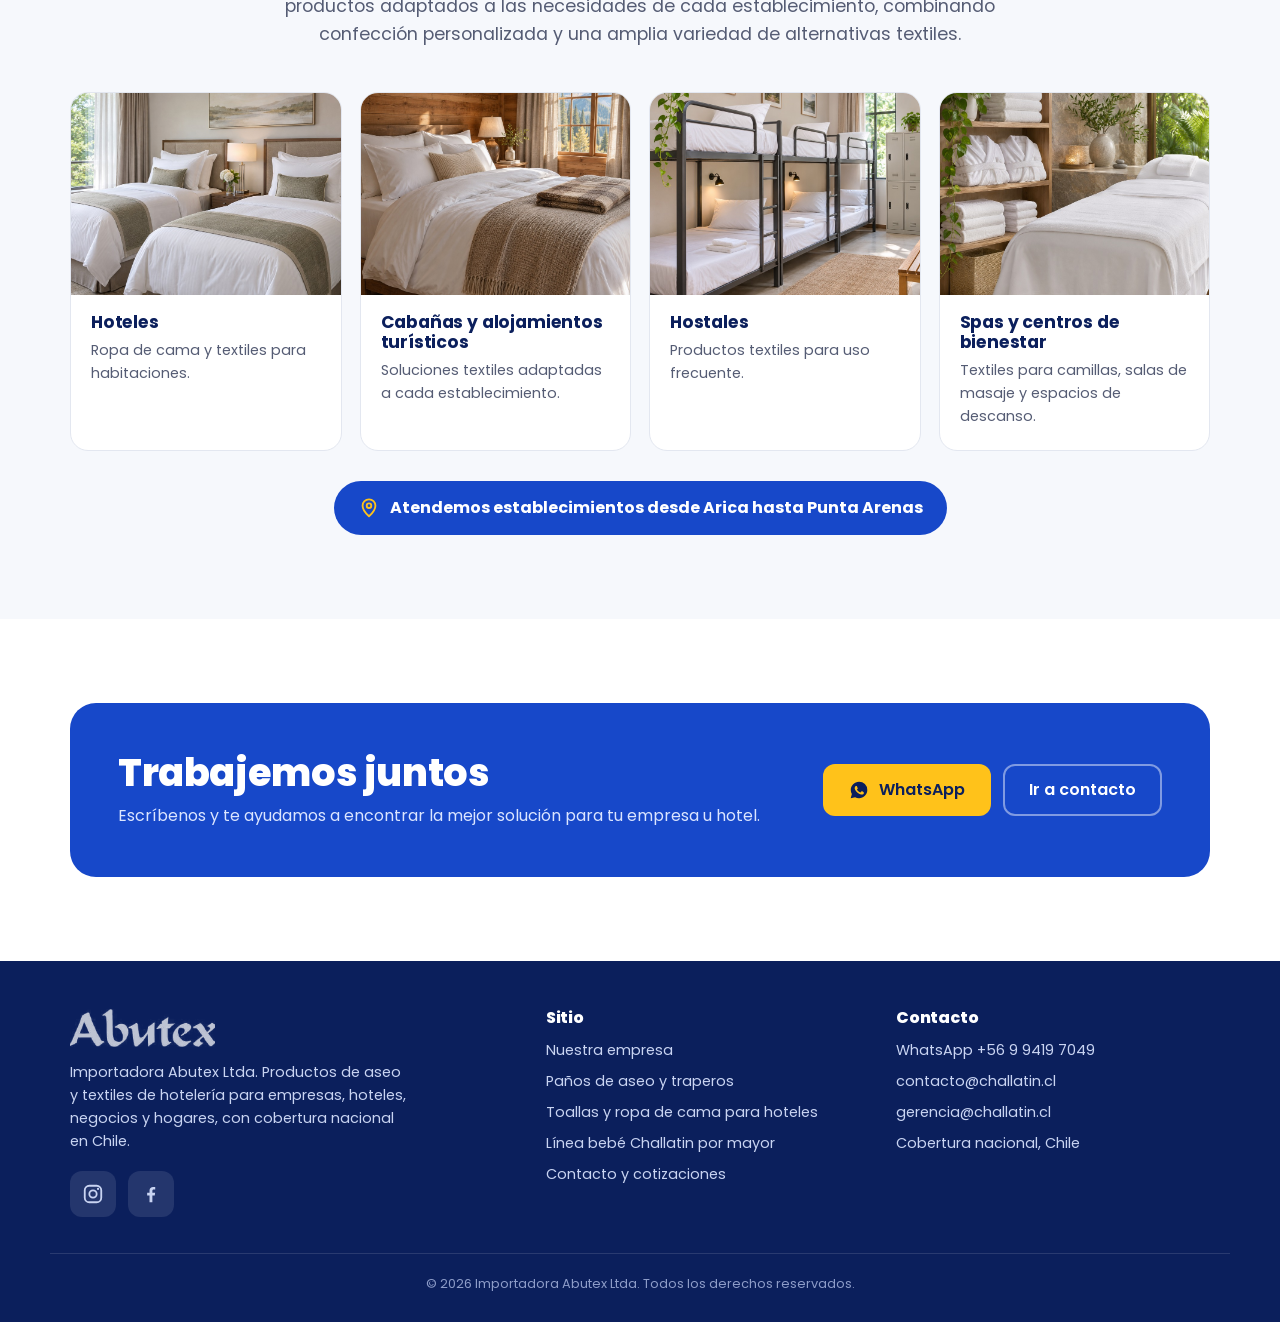
<file: empresa.html>
<!doctype html>
<html lang="es-CL">
<head>
<meta charset="utf-8">
<meta name="viewport" content="width=device-width, initial-scale=1">
<title>Nuestra Empresa | Importadora Abutex Ltda.</title>
<meta name="description" content="Conoce Importadora Abutex: empresa familiar chilena especialista en productos de aseo y textiles de hotelería. Misión, visión, confección a medida y cobertura nacional.">
<meta name="robots" content="index, follow, max-image-preview:large">
<link rel="canonical" href="https://www.abutex.cl/empresa">
<meta name="theme-color" content="#1748c9">
<meta name="geo.region" content="CL">
<meta property="og:type" content="website">
<meta property="og:locale" content="es_CL">
<meta property="og:site_name" content="Abutex">
<meta property="og:title" content="Conoce Importadora Abutex Ltda.">
<meta property="og:description" content="Conoce Importadora Abutex: empresa familiar chilena especialista en productos de aseo y textiles de hotelería. Misión, visión, confección a medida y cobertura nacional.">
<meta property="og:url" content="https://www.abutex.cl/empresa">
<meta property="og:image" content="https://www.abutex.cl/img/og-home.jpg">
<meta property="og:image:width" content="1200">
<meta property="og:image:height" content="630">
<meta name="twitter:card" content="summary_large_image">
<meta name="twitter:title" content="Conoce Importadora Abutex Ltda.">
<meta name="twitter:description" content="Conoce Importadora Abutex: empresa familiar chilena especialista en productos de aseo y textiles de hotelería. Misión, visión, confección a medida y cobertura nacional.">
<meta name="twitter:image" content="https://www.abutex.cl/img/og-home.jpg">
<link rel="icon" href="favicon.svg" type="image/svg+xml">
<link rel="apple-touch-icon" href="img/apple-touch-icon.png">
<link rel="preload" as="image" href="img/toallas-apiladas.webp" fetchpriority="high">
<link rel="preconnect" href="https://fonts.googleapis.com">
<link rel="preconnect" href="https://fonts.gstatic.com" crossorigin>
<link href="https://fonts.googleapis.com/css2?family=Poppins:wght@400;500;600;700;800&display=swap" rel="stylesheet">
<link rel="stylesheet" href="css/styles.css?v=202611171215">
<script type="application/ld+json">
{
 "@context": "https://schema.org",
 "@graph": [
  {
   "@type": "Organization",
   "@id": "https://www.abutex.cl/#organizacion",
   "name": "Importadora Abutex Ltda.",
   "alternateName": "Abutex",
   "url": "https://www.abutex.cl/",
   "logo": "https://www.abutex.cl/img/logo-abutex.png",
   "description": "Empresa familiar chilena que importa, distribuye y confecciona productos de aseo (paños y traperos de microfibra) y textiles de hotelería (toallas, ropa de cama, plumones y mantelería) con cobertura nacional.",
   "email": "contacto@challatin.cl",
   "telephone": "+56994197049",
   "areaServed": {
    "@type": "Country",
    "name": "Chile"
   },
   "founder": {
    "@type": "Person",
    "name": "Roberto Abusleme",
    "jobTitle": "Dueño y Gerente"
   },
   "contactPoint": [
    {
     "@type": "ContactPoint",
     "telephone": "+56994197049",
     "contactType": "sales",
     "areaServed": "CL",
     "availableLanguage": "Spanish"
    }
   ],
   "sameAs": [
    "https://www.instagram.com/abutex.ltda",
    "https://www.facebook.com/abutex.ltda"
   ]
  },
  {
   "@type": "WebSite",
   "@id": "https://www.abutex.cl/#web",
   "url": "https://www.abutex.cl/",
   "name": "Abutex",
   "inLanguage": "es-CL",
   "publisher": {
    "@id": "https://www.abutex.cl/#organizacion"
   }
  },
  {
   "@type": "WebPage",
   "@id": "https://www.abutex.cl/empresa#pagina",
   "url": "https://www.abutex.cl/empresa",
   "name": "Nuestra Empresa | Importadora Abutex Ltda.",
   "description": "Conoce Importadora Abutex: empresa familiar chilena especialista en productos de aseo y textiles de hotelería. Misión, visión, confección a medida y cobertura nacional.",
   "inLanguage": "es-CL",
   "isPartOf": {
    "@id": "https://www.abutex.cl/#web"
   },
   "about": {
    "@id": "https://www.abutex.cl/#organizacion"
   }
  },
  {
   "@type": "BreadcrumbList",
   "itemListElement": [
    {
     "@type": "ListItem",
     "position": 1,
     "name": "Inicio",
     "item": "https://www.abutex.cl/"
    },
    {
     "@type": "ListItem",
     "position": 2,
     "name": "Empresa",
     "item": "https://www.abutex.cl/empresa"
    }
   ]
  },
  {
   "@type": "AboutPage",
   "url": "https://www.abutex.cl/empresa",
   "name": "Nuestra empresa"
  }
 ]
}
</script>
</head>
<body>
<a class="skip" href="#contenido">Saltar al contenido</a>

<svg width="0" height="0" style="position:absolute" aria-hidden="true">
  <symbol id="i-wa" viewBox="0 0 24 24"><path fill="currentColor" d="M12.04 2C6.58 2 2.13 6.45 2.13 11.91c0 1.75.46 3.45 1.32 4.95L2.05 22l5.25-1.38a9.9 9.9 0 0 0 4.74 1.21h.01c5.46 0 9.91-4.45 9.91-9.91A9.85 9.85 0 0 0 12.04 2Zm5.8 14.06c-.24.68-1.42 1.3-1.96 1.35-.5.05-.97.23-3.27-.68-2.77-1.09-4.52-3.92-4.66-4.1-.13-.18-1.1-1.47-1.1-2.8 0-1.33.7-1.99.95-2.26.24-.27.53-.34.71-.34l.51.01c.16 0 .38-.06.6.46.23.54.77 1.87.84 2 .07.14.11.3.02.48-.09.18-.13.29-.27.45-.13.16-.28.35-.4.47-.13.13-.27.28-.12.55.16.27.7 1.15 1.5 1.86 1.03.92 1.9 1.2 2.17 1.34.27.13.43.11.58-.07.16-.18.67-.78.85-1.05.18-.27.36-.22.6-.13.25.09 1.57.74 1.84.88.27.13.45.2.52.31.07.11.07.65-.17 1.33Z"/></symbol>
  <symbol id="i-check" viewBox="0 0 24 24"><path fill="none" stroke="currentColor" stroke-width="3.2" stroke-linecap="round" stroke-linejoin="round" d="m5 12.5 4.5 4.5L19 7.5"/></symbol>
  <symbol id="i-drop" viewBox="0 0 24 24"><path fill="none" stroke="currentColor" stroke-width="2" stroke-linejoin="round" d="M12 3s6.5 7.2 6.5 11.5a6.5 6.5 0 0 1-13 0C5.5 10.2 12 3 12 3Z"/></symbol>
  <symbol id="i-shield" viewBox="0 0 24 24"><path fill="none" stroke="currentColor" stroke-width="2" stroke-linejoin="round" d="M12 3 4.5 6v5.5c0 4.6 3.2 8.3 7.5 9.5 4.3-1.2 7.5-4.9 7.5-9.5V6L12 3Z"/><path fill="none" stroke="currentColor" stroke-width="2" stroke-linecap="round" stroke-linejoin="round" d="m8.8 12 2.2 2.2 4.2-4.4"/></symbol>
  <symbol id="i-repeat" viewBox="0 0 24 24"><path fill="none" stroke="currentColor" stroke-width="2" stroke-linecap="round" stroke-linejoin="round" d="M17 2l4 4-4 4M3 11V9a3 3 0 0 1 3-3h15M7 22l-4-4 4-4M21 13v2a3 3 0 0 1-3 3H3"/></symbol>
  <symbol id="i-sparkle" viewBox="0 0 24 24"><path fill="none" stroke="currentColor" stroke-width="2" stroke-linejoin="round" d="M12 3l1.9 5.6L19.5 10.5l-5.6 1.9L12 18l-1.9-5.6L4.5 10.5l5.6-1.9L12 3Z"/><path fill="none" stroke="currentColor" stroke-width="2" stroke-linecap="round" d="M19 17v4M17 19h4"/></symbol>
  <symbol id="i-ruler" viewBox="0 0 24 24"><path fill="none" stroke="currentColor" stroke-width="2" stroke-linejoin="round" d="M3 17 17 3l4 4L7 21l-4-4Z"/><path fill="none" stroke="currentColor" stroke-width="2" stroke-linecap="round" d="m7 13 2 2M10 10l2 2M13 7l2 2"/></symbol>
  <symbol id="i-user" viewBox="0 0 24 24"><circle cx="12" cy="8" r="4" fill="none" stroke="currentColor" stroke-width="2"/><path fill="none" stroke="currentColor" stroke-width="2" stroke-linecap="round" d="M4 21c1.5-4 4.5-6 8-6s6.5 2 8 6"/></symbol>
  <symbol id="i-tag" viewBox="0 0 24 24"><path fill="none" stroke="currentColor" stroke-width="2" stroke-linejoin="round" d="M3 12V3h9l9 9-9 9-9-9Z"/><circle cx="7.5" cy="7.5" r="1.5" fill="currentColor"/></symbol>
  <symbol id="i-phone" viewBox="0 0 24 24"><path fill="none" stroke="currentColor" stroke-width="2" stroke-linejoin="round" d="M5 3h4l2 5-2.5 1.5a11 11 0 0 0 6 6L16 13l5 2v4a2 2 0 0 1-2 2A16 16 0 0 1 3 5a2 2 0 0 1 2-2Z"/></symbol>
  <symbol id="i-mail" viewBox="0 0 24 24"><rect x="3" y="5" width="18" height="14" rx="2" fill="none" stroke="currentColor" stroke-width="2"/><path fill="none" stroke="currentColor" stroke-width="2" stroke-linejoin="round" d="m3 7 9 6 9-6"/></symbol>
  <symbol id="i-globe" viewBox="0 0 24 24"><circle cx="12" cy="12" r="9" fill="none" stroke="currentColor" stroke-width="2"/><path fill="none" stroke="currentColor" stroke-width="2" d="M3 12h18M12 3c2.5 2.5 3.8 5.5 3.8 9s-1.3 6.5-3.8 9c-2.5-2.5-3.8-5.5-3.8-9S9.5 5.5 12 3Z"/></symbol>
  <symbol id="i-ig" viewBox="0 0 24 24"><rect x="3" y="3" width="18" height="18" rx="5" fill="none" stroke="currentColor" stroke-width="2"/><circle cx="12" cy="12" r="4" fill="none" stroke="currentColor" stroke-width="2"/><circle cx="17.5" cy="6.5" r="1.2" fill="currentColor"/></symbol>
  <symbol id="i-fb" viewBox="0 0 24 24"><path fill="currentColor" d="M13.5 21v-7.5h2.6l.4-3h-3V8.6c0-.9.3-1.5 1.5-1.5h1.6V4.4c-.3 0-1.2-.1-2.3-.1-2.3 0-3.9 1.4-3.9 4v2.2H7.8v3h2.6V21h3.1Z"/></symbol>

  <symbol id="i-arrow" viewBox="0 0 24 24"><path fill="none" stroke="currentColor" stroke-width="2.2" stroke-linecap="round" stroke-linejoin="round" d="M5 12h14M13 6l6 6-6 6"/></symbol>
  <symbol id="i-map" viewBox="0 0 24 24"><path fill="none" stroke="currentColor" stroke-width="2" stroke-linejoin="round" d="M12 21s7-6.2 7-11.5A7 7 0 0 0 5 9.5C5 14.8 12 21 12 21Z"/><circle cx="12" cy="9.5" r="2.5" fill="none" stroke="currentColor" stroke-width="2"/></symbol>
  <symbol id="i-bed" viewBox="0 0 24 24"><path fill="none" stroke="currentColor" stroke-width="2" stroke-linecap="round" stroke-linejoin="round" d="M3 18V6M3 14h18v4M21 14v-2a3 3 0 0 0-3-3h-7v5M7 11.5a1.5 1.5 0 1 0 0-.01"/></symbol>
  <symbol id="i-needle" viewBox="0 0 24 24"><path fill="none" stroke="currentColor" stroke-width="2" stroke-linecap="round" stroke-linejoin="round" d="M20 4 7 17l-3 3M16 4h4v4M4 14c2-1 4 1 6 0s2-3 4-4"/></symbol>
  <symbol id="i-eye" viewBox="0 0 24 24"><path fill="none" stroke="currentColor" stroke-width="2" stroke-linejoin="round" d="M2 12s3.5-7 10-7 10 7 10 7-3.5 7-10 7S2 12 2 12Z"/><circle cx="12" cy="12" r="3" fill="none" stroke="currentColor" stroke-width="2"/></symbol>
  <symbol id="i-target" viewBox="0 0 24 24"><circle cx="12" cy="12" r="9" fill="none" stroke="currentColor" stroke-width="2"/><circle cx="12" cy="12" r="5" fill="none" stroke="currentColor" stroke-width="2"/><circle cx="12" cy="12" r="1.5" fill="currentColor"/></symbol>
  <symbol id="i-heart" viewBox="0 0 24 24"><path fill="none" stroke="currentColor" stroke-width="2" stroke-linejoin="round" d="M12 20s-7.5-4.6-9-9.5C2 7 4.5 4.5 7.5 4.5c2 0 3.5 1.2 4.5 2.7 1-1.5 2.5-2.7 4.5-2.7 3 0 5.5 2.5 4.5 6-1.5 4.9-9 9.5-9 9.5Z"/></symbol>
</svg>


<header class="top">
  <div class="wrap">
    <a href="./" class="logo" aria-label="Abutex, ir al inicio"><img src="img/logo-abutex.png" width="446" height="117" alt="Abutex"></a>
    <nav class="nav" id="nav" aria-label="Principal">
      <a href="./">Inicio</a>
      <a href="empresa" class="active" aria-current="page">Empresa</a>
      <a href="aseo">Aseo</a>
      <a href="hoteleria">Hotelería</a>
      <a href="bebe">Bebé</a>
      <a href="contacto">Contacto</a>
    </nav>
    <div style="display:flex;gap:6px;align-items:center">
      <a class="btn btn-wa" href="https://wa.me/56994197049?text=Hola%20Abutex%2C%20quiero%20m%C3%A1s%20informaci%C3%B3n." target="_blank" rel="noopener" data-cta="header-whatsapp"><svg><use href="#i-wa"/></svg><span>Cotizar</span></a>
      <button class="menu-btn" aria-label="Abrir menú" aria-expanded="false" aria-controls="nav" id="menuBtn"><svg viewBox="0 0 24 24"><path fill="none" stroke="currentColor" stroke-width="2" stroke-linecap="round" d="M4 7h16M4 12h16M4 17h16"/></svg></button>
    </div>
  </div>
</header>

<main id="contenido">
<section class="page-hero" aria-labelledby="t-empresa">
  <div class="wrap">
    <div>
      <nav class="crumbs" aria-label="Ruta"><ol><li><a href="./">Inicio</a></li><li aria-current="page">Empresa</li></ol></nav>
      <span class="eyebrow">Nuestra empresa</span>
      <h1 id="t-empresa">Importadora Abutex: tu aliado en aseo y textiles para hotelería</h1>
      <p class="lead">Somos una empresa familiar y PYME chilena con experiencia en el rubro, muy comprometida en satisfacer las necesidades de nuestros clientes a precios convenientes y con excelente calidad.</p>
      <div class="hero-ctas">
        <a class="btn btn-wa" href="https://wa.me/56994197049?text=Hola%20Abutex%2C%20quiero%20m%C3%A1s%20informaci%C3%B3n%20sobre%20sus%20productos." target="_blank" rel="noopener" data-cta="empresa-hero-whatsapp"><svg><use href="#i-wa"/></svg>Hablemos por WhatsApp</a>
        <a class="btn btn-ghost" href="#cobertura">Ver cobertura</a>
      </div>
    </div>
    <div><img src="img/toallas-apiladas.webp" width="637" height="949" alt="Sábanas blancas dobladas sobre canasto, textiles de hotelería Abutex" fetchpriority="high" decoding="async"></div>
  </div>
</section>

<section aria-labelledby="t-historia">
  <div class="wrap">
    <div class="section-head center">
      <span class="eyebrow">Quiénes somos</span>
      <h2 id="t-historia">Escuchamos al mercado y lo convertimos en soluciones</h2>
      <p class="lead">Nos especializamos en la distribución de productos de aseo para empresas, oficinas, negocios, hogares y la industria automotriz (automóviles, buses y camiones), y en textiles de hotelería para hoteles, cabañas, restaurantes y retail.</p>
    </div>
    <div class="mv">
      <article><span class="ic"><svg><use href="#i-target"/></svg></span><h3>Misión</h3><p>Consolidarnos como la mejor alternativa en la relación precio/calidad dentro del mercado chileno, entregando confianza y eficiencia a nuestros clientes.</p></article>
      <article><span class="ic"><svg><use href="#i-eye"/></svg></span><h3>Visión</h3><p>Ser reconocidos como líderes a nivel nacional en la distribución de productos de aseo y textiles de excelente calidad y al mejor precio.</p></article>
      <article><span class="ic"><svg><use href="#i-heart"/></svg></span><h3>Compromiso</h3><p>Escuchar y materializar en nuestros productos las sugerencias y necesidades del mercado para llegar al mejor resultado, y así conquistar y fidelizar a nuestros clientes.</p></article>
    </div>
  </div>
</section>

<section class="split uses" aria-labelledby="t-por-que">
  <div class="wrap">
    <div><img src="img/aliado-limpieza.webp" width="718" height="1242" alt="Balde con paños de microfibra y productos de limpieza" loading="lazy" decoding="async"></div>
    <div>
      <span class="eyebrow">Por qué elegirnos</span>
      <h2 id="t-por-que">Un solo proveedor, dos líneas especializadas</h2>
      <div class="why-list" style="margin:26px 0">
        <div class="why-item"><span class="ic"><svg><use href="#i-shield"/></svg></span><h3>Calidad garantizada</h3><p>Materiales seleccionados para uso intensivo.</p></div>
        <div class="why-item"><span class="ic"><svg><use href="#i-user"/></svg></span><h3>Atención personalizada</h3><p>Te asesoramos según tu operación.</p></div>
        <div class="why-item"><span class="ic"><svg><use href="#i-needle"/></svg></span><h3>Especialidad textil</h3><p>Confección a medida, bordados y estampados.</p></div>
        <div class="why-item"><span class="ic"><svg><use href="#i-map"/></svg></span><h3>Cobertura nacional</h3><p>Atendemos clientes en todo Chile.</p></div>
      </div>
      <blockquote>
        “En Abutex escuchamos las necesidades del mercado y las transformamos en soluciones concretas. Nuestro objetivo es entregar el mejor resultado para fidelizar y generar relaciones de largo plazo con nuestros clientes.”
        <footer>Roberto Abusleme, dueño y gerente de Abutex</footer>
      </blockquote>
    </div>
  </div>
</section>

<section aria-labelledby="t-lineas-e" style="padding-top:0">
  <div class="wrap">
    <div class="section-head center">
      <span class="eyebrow">Nuestras líneas</span>
      <h2 id="t-lineas-e">¿Qué necesitas?</h2>
    </div>
    <div class="lines three">
      <a class="line-card" href="aseo" data-cta="empresa-linea-aseo">
        <img src="img/uso-empresas.webp" width="600" height="574" alt="Trabajadora limpiando una oficina con trapero" loading="lazy" decoding="async">
        <div class="in"><span class="eyebrow">Línea de aseo</span><h3>Paños de aseo y traperos</h3><p>Para empresas, oficinas, negocios, hogares e industria automotriz.</p><span class="more">Ver productos <svg width="18" height="18"><use href="#i-arrow"/></svg></span></div>
      </a>
      <a class="line-card hotel" href="hoteleria" data-cta="empresa-linea-hoteleria">
        <img src="img/cama-sabanas.webp" width="674" height="1009" alt="Cama de hotel con sábanas blancas y cojines" loading="lazy" decoding="async">
        <div class="in"><span class="eyebrow">Línea de hotelería</span><h3>Toallas y ropa de cama</h3><p>Para hoteles, cabañas, spa, restaurantes y retail.</p><span class="more">Ver productos <svg width="18" height="18"><use href="#i-arrow"/></svg></span></div>
      </a>
      <a class="line-card bebe" href="bebe" data-cta="empresa-linea-bebe">
        <img src="img/bebe-panales-delicate-azul.jpg" width="720" height="720" alt="Pañales de tela Delicate Challatin en tonos azules" loading="lazy" decoding="async">
        <div class="in"><span class="eyebrow">Línea bebé</span><h3>Challatin, nuestra marca para bebés</h3><p>Venta por mayor a negocios de todo Chile. Al detalle en <span style="white-space:nowrap">challatin.com</span>.</p><span class="more">Ver productos <svg width="18" height="18"><use href="#i-arrow"/></svg></span></div>
      </a>
    </div>
  </div>
</section>

<section class="coverage" id="cobertura" aria-labelledby="t-cobertura">
  <div class="wrap">
    <div class="section-head center">
      <span class="eyebrow">Cobertura nacional</span>
      <h2 id="t-cobertura">Soluciones textiles para la hotelería en todo Chile</h2>
      <p class="lead"><strong>De Arica a Punta Arenas, acompañamos a la industria de la hospitalidad.</strong> En Abutex confeccionamos y comercializamos soluciones textiles para hoteles, hostales, cabañas, alojamientos turísticos y centros de spa. Ofrecemos productos adaptados a las necesidades de cada establecimiento, combinando confección personalizada y una amplia variedad de alternativas textiles.</p>
    </div>
    <div class="cov-grid">
      <article class="cov-card">
        <img src="img/hoteleria/cobertura-hotel.jpg" width="900" height="900" alt="Habitación de hotel con ropa de cama blanca" loading="lazy" decoding="async">
        <div><h3>Hoteles</h3><p>Ropa de cama y textiles para habitaciones.</p></div>
      </article>
      <article class="cov-card">
        <img src="img/hoteleria/cobertura-cabana.jpg" width="900" height="900" alt="Cabaña turística en un entorno natural" loading="lazy" decoding="async">
        <div><h3>Cabañas y alojamientos turísticos</h3><p>Soluciones textiles adaptadas a cada establecimiento.</p></div>
      </article>
      <article class="cov-card">
        <img src="img/hoteleria/cobertura-hostal.jpg" width="900" height="900" alt="Habitación de hostal con camas tendidas" loading="lazy" decoding="async">
        <div><h3>Hostales</h3><p>Productos textiles para uso frecuente.</p></div>
      </article>
      <article class="cov-card">
        <img src="img/hoteleria/cobertura-spa.jpg" width="900" height="900" alt="Sala de masajes de un spa" loading="lazy" decoding="async">
        <div><h3>Spas y centros de bienestar</h3><p>Textiles para camillas, salas de masaje y espacios de descanso.</p></div>
      </article>
    </div>
    <p class="cov-note"><svg width="22" height="22"><use href="#i-map"/></svg>Atendemos establecimientos desde Arica hasta Punta Arenas</p>
  </div>
</section>

<section aria-label="Contacto">
  <div class="wrap">
    <div class="cta-band">
      <div><h2>Trabajemos juntos</h2><p>Escríbenos y te ayudamos a encontrar la mejor solución para tu empresa u hotel.</p></div>
      <div class="btns">
        <a class="btn btn-yellow" href="https://wa.me/56994197049?text=Hola%20Abutex%2C%20quiero%20cotizar." target="_blank" rel="noopener" data-cta="empresa-cta-whatsapp"><svg><use href="#i-wa"/></svg>WhatsApp</a>
        <a class="btn btn-ghost" href="contacto">Ir a contacto</a>
      </div>
    </div>
  </div>
</section>

</main>

<footer class="foot">
  <div class="wrap">
    <div>
      <a href="./" class="logo" aria-label="Abutex, volver al inicio"><img src="img/logo-abutex-blanco.png" width="446" height="117" alt="Abutex" loading="lazy"></a>
      <p style="margin:14px 0 18px;max-width:340px">Importadora Abutex Ltda. Productos de aseo y textiles de hotelería para empresas, hoteles, negocios y hogares, con cobertura nacional en Chile.</p>
      <div class="social">
        <a href="https://www.instagram.com/abutex.ltda" target="_blank" rel="noopener" aria-label="Abutex en Instagram" data-cta="instagram"><svg><use href="#i-ig"/></svg></a>
        <a href="https://www.facebook.com/abutex.ltda" target="_blank" rel="noopener" aria-label="Abutex en Facebook" data-cta="facebook"><svg><use href="#i-fb"/></svg></a>
      </div>
    </div>
    <nav aria-label="Sitio">
      <h2>Sitio</h2>
      <ul>
        <li><a href="empresa">Nuestra empresa</a></li>
        <li><a href="aseo">Paños de aseo y traperos</a></li>
        <li><a href="hoteleria">Toallas y ropa de cama para hoteles</a></li>
        <li><a href="bebe">Línea bebé Challatin por mayor</a></li>
        <li><a href="contacto">Contacto y cotizaciones</a></li>
      </ul>
    </nav>
    <div>
      <h2>Contacto</h2>
      <ul>
        <li><a href="https://wa.me/56994197049" target="_blank" rel="noopener" data-cta="footer-whatsapp">WhatsApp +56 9 9419 7049</a></li>
        <li><a href="mailto:contacto@challatin.cl">contacto@challatin.cl</a></li>
        <li><a href="mailto:gerencia@challatin.cl">gerencia@challatin.cl</a></li>
        <li>Cobertura nacional, Chile</li>
      </ul>
    </div>
  </div>
  <div class="wrap foot-bottom">© <span id="year">2026</span> Importadora Abutex Ltda. Todos los derechos reservados.</div>
</footer>

<a class="wa-float" href="https://wa.me/56994197049?text=Hola%20Abutex%2C%20quiero%20m%C3%A1s%20informaci%C3%B3n." target="_blank" rel="noopener" aria-label="Escríbenos por WhatsApp" data-cta="flotante-whatsapp"><svg><use href="#i-wa"/></svg></a>
<script src="js/main.js?v=202611171215" defer></script>
</body>
</html>
</file>
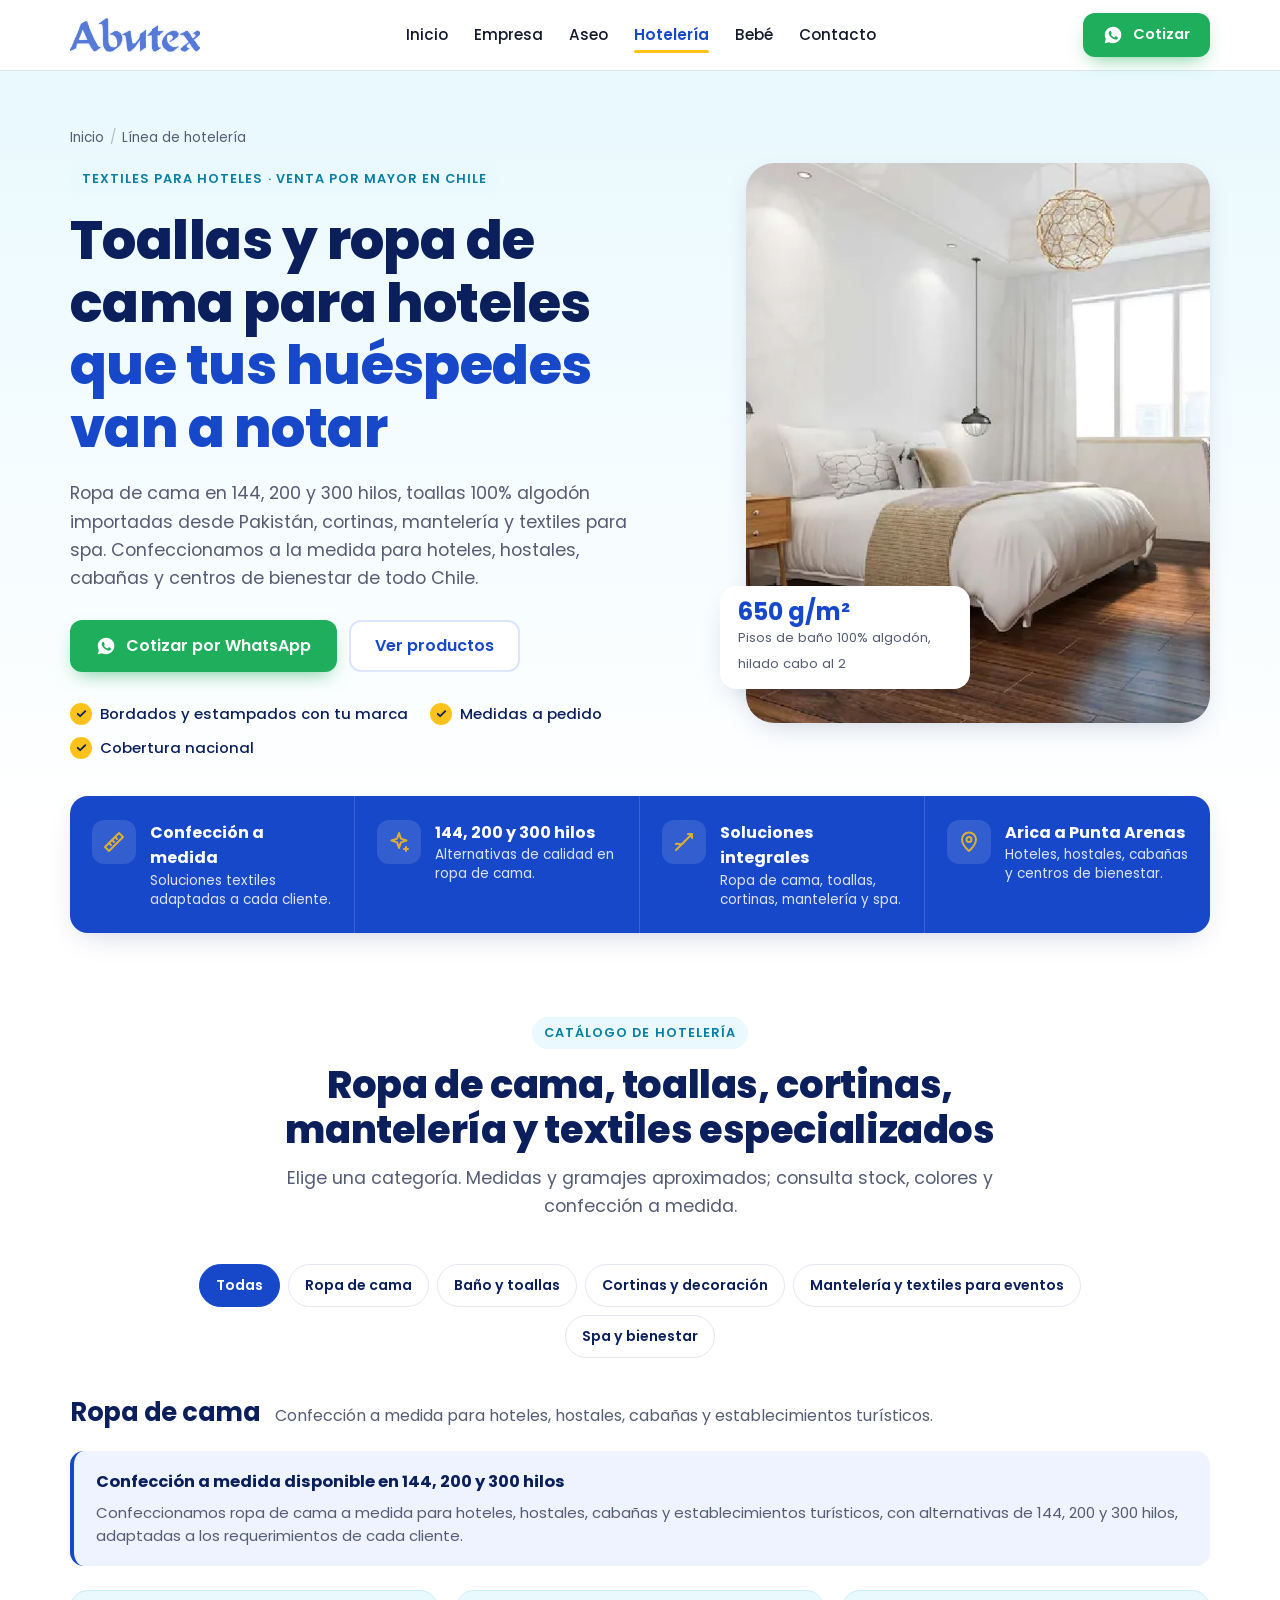
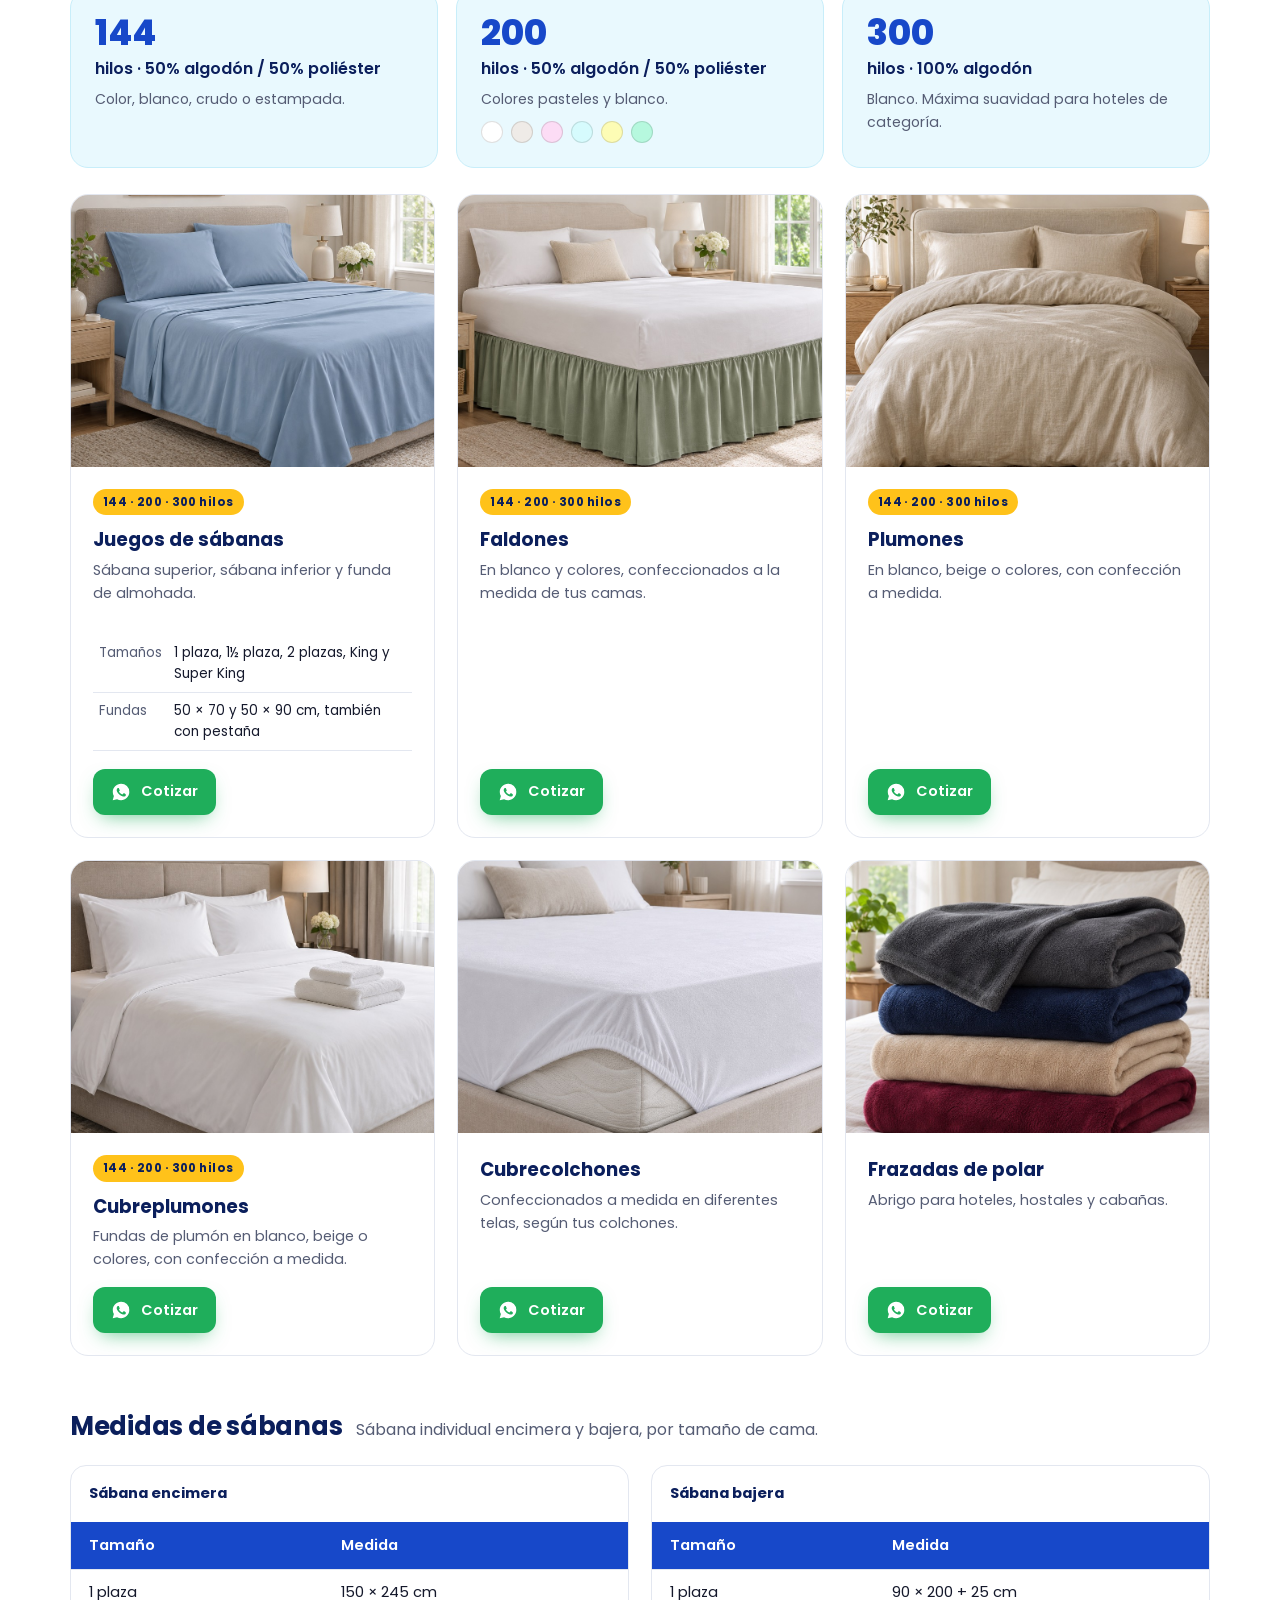
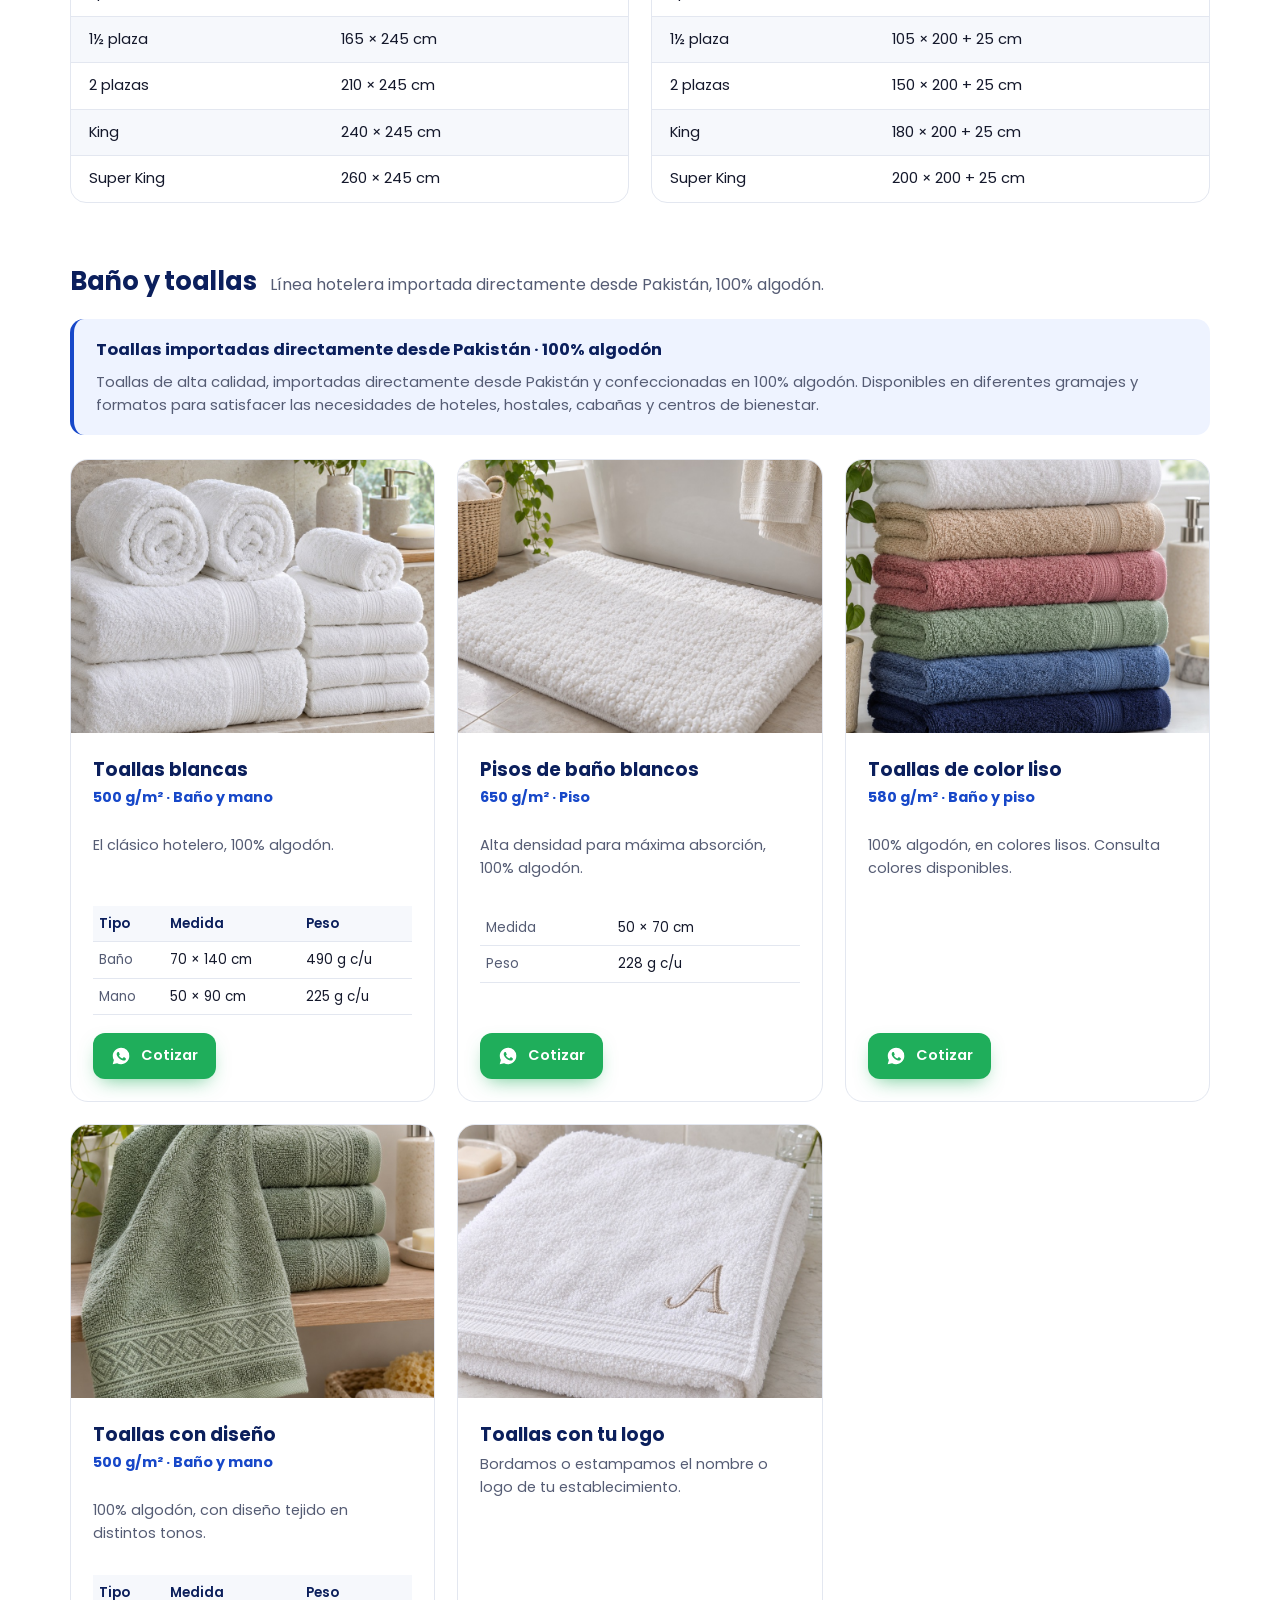
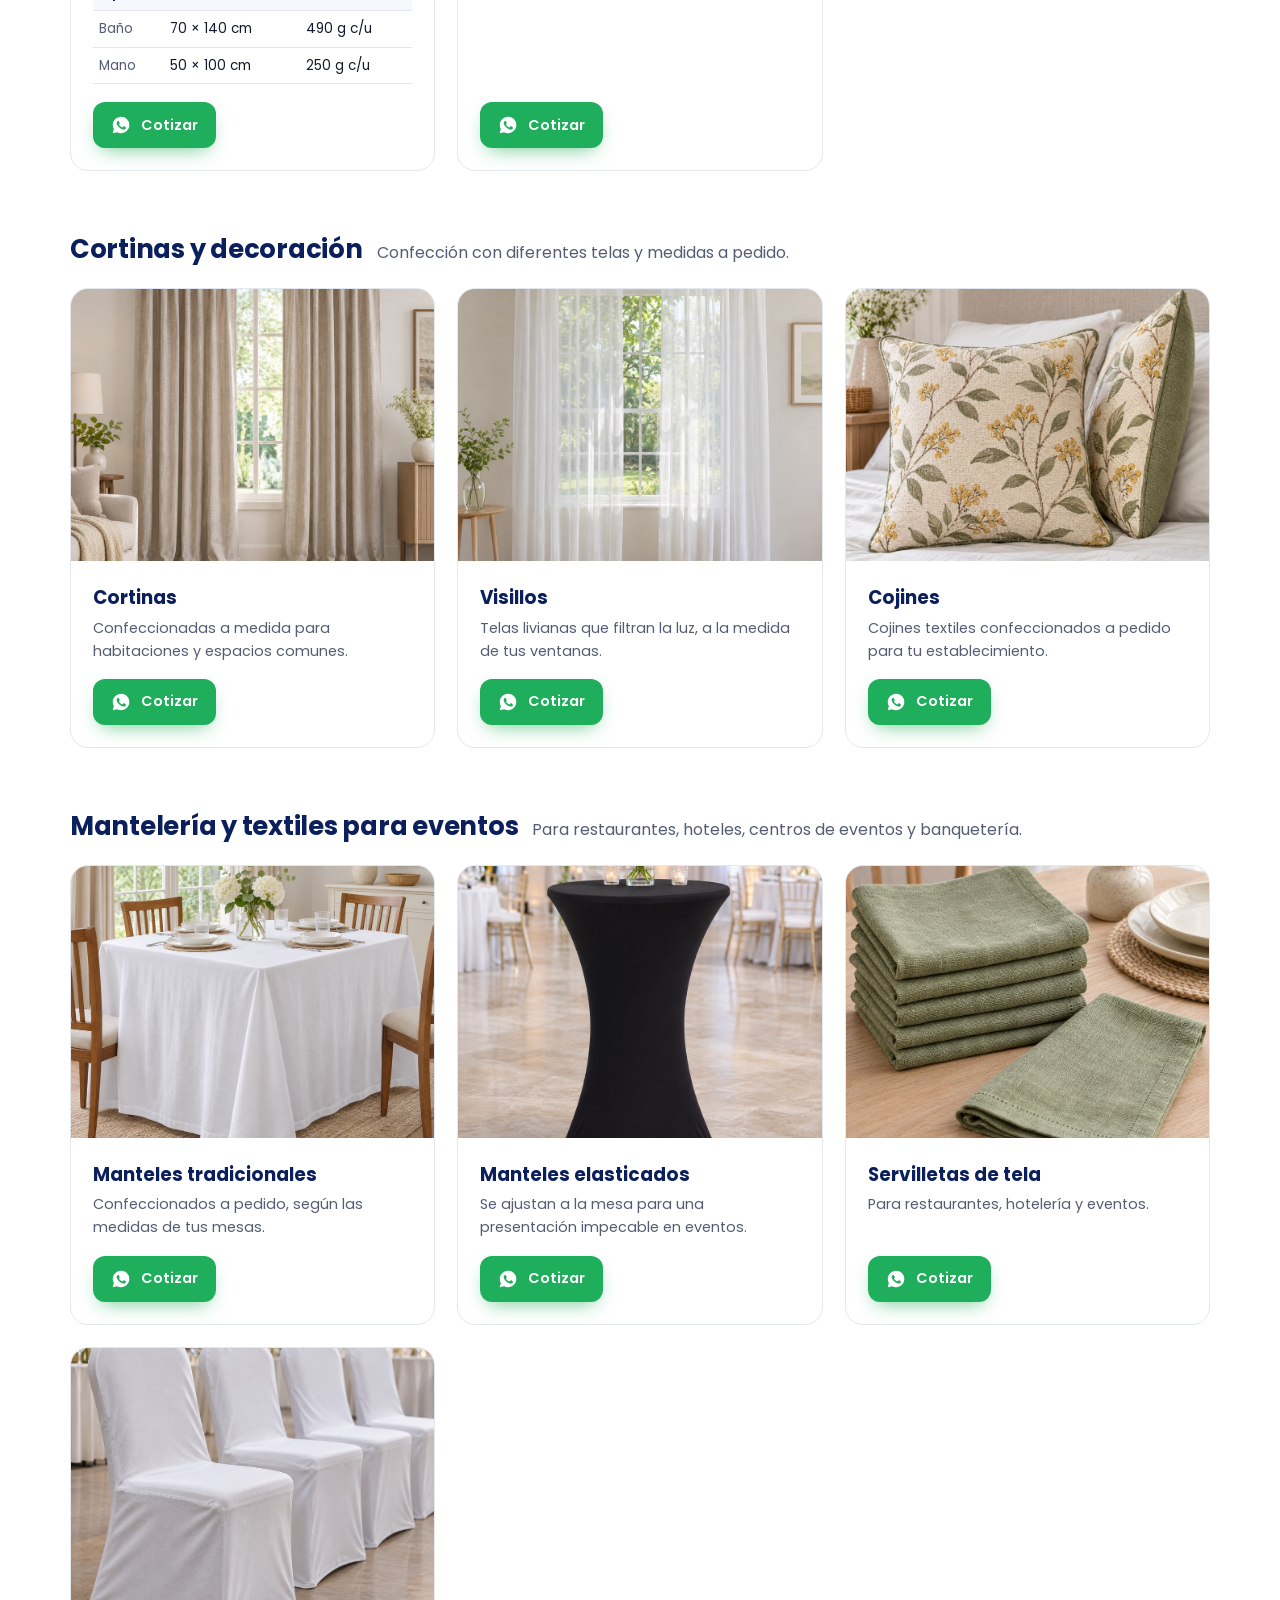
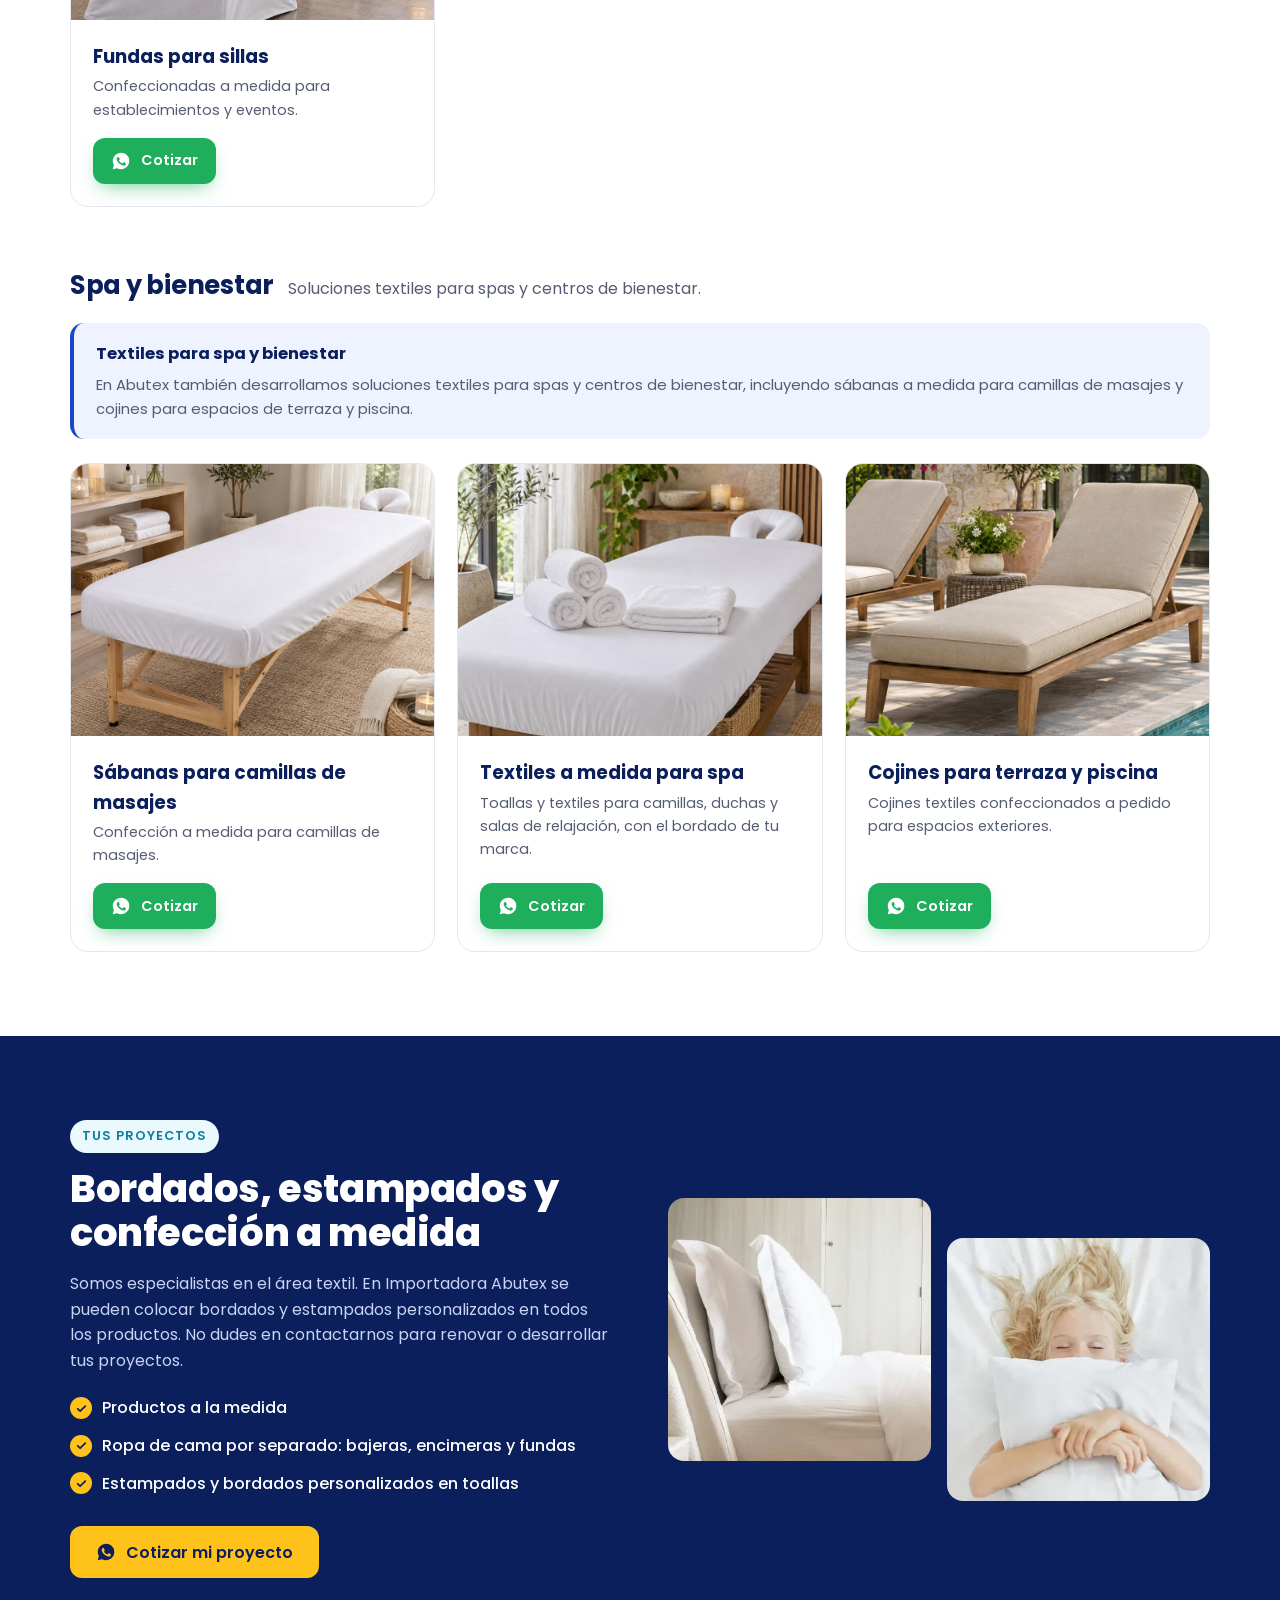
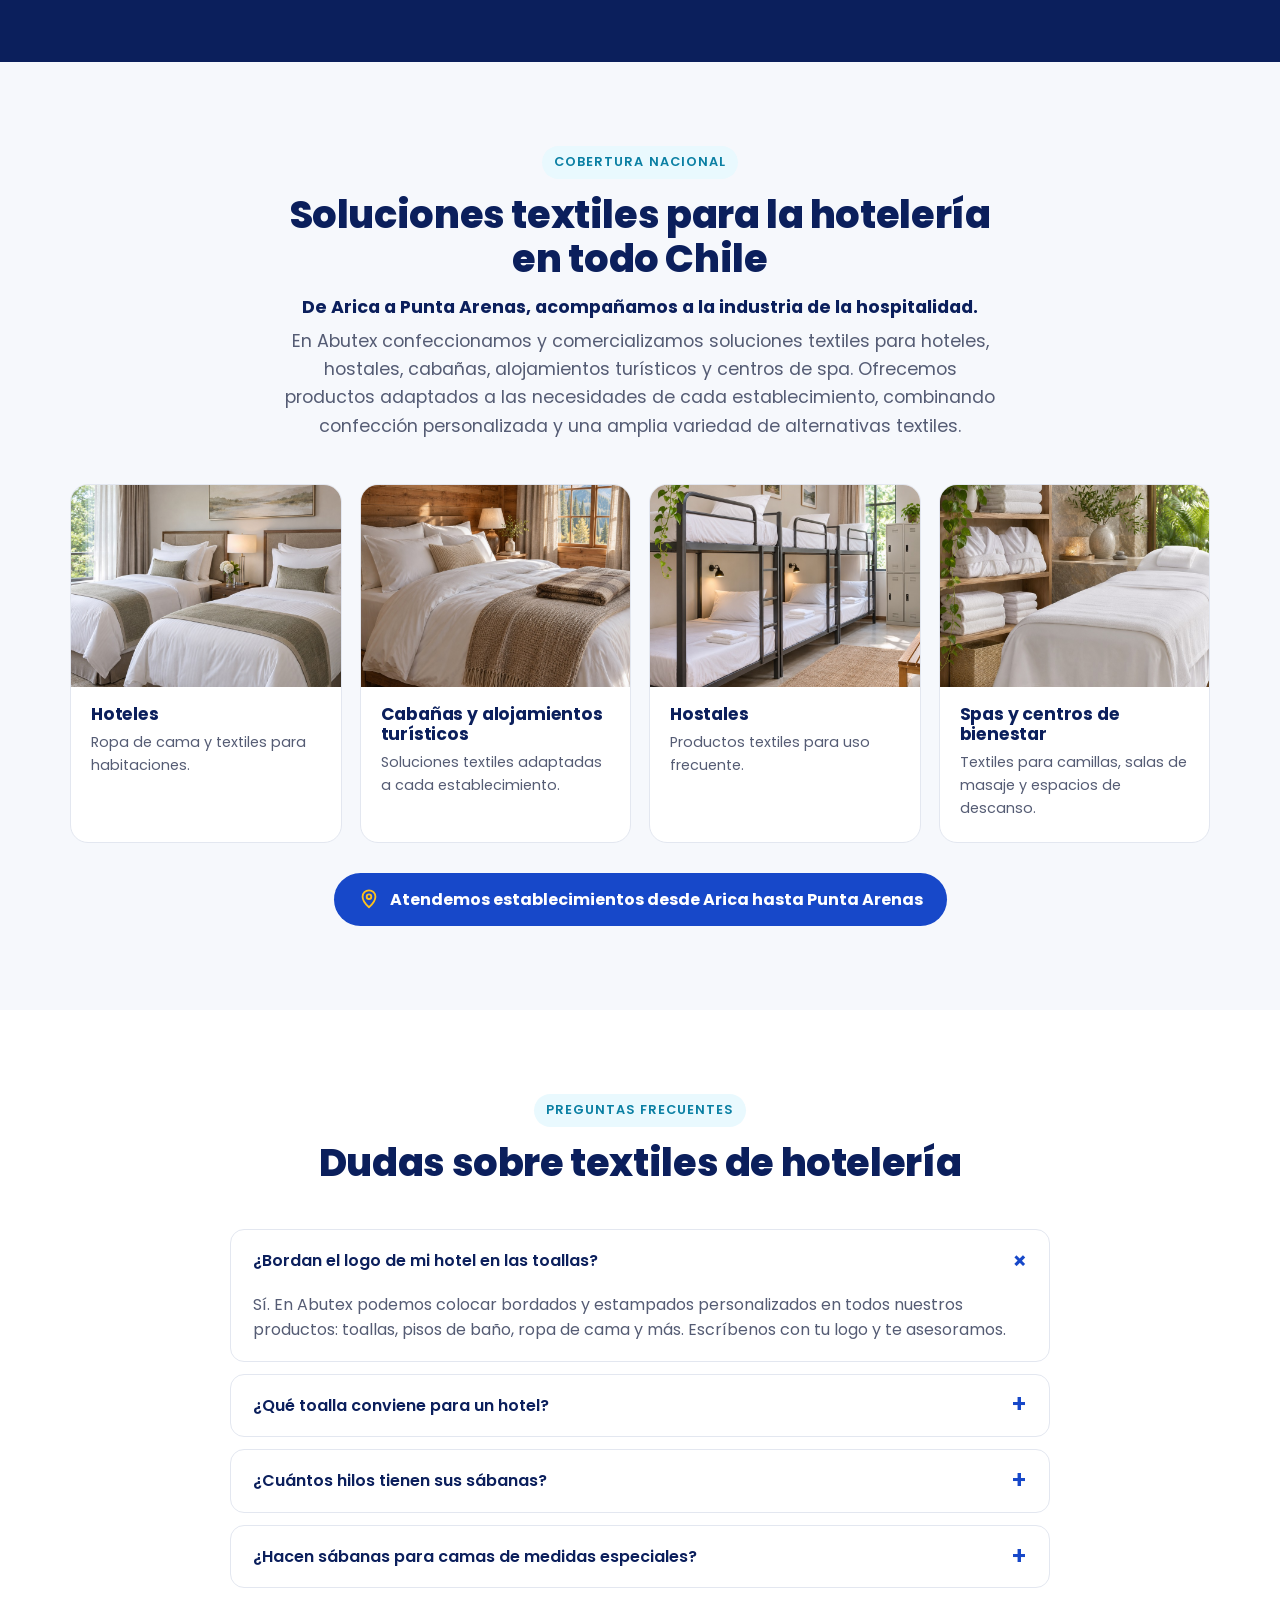
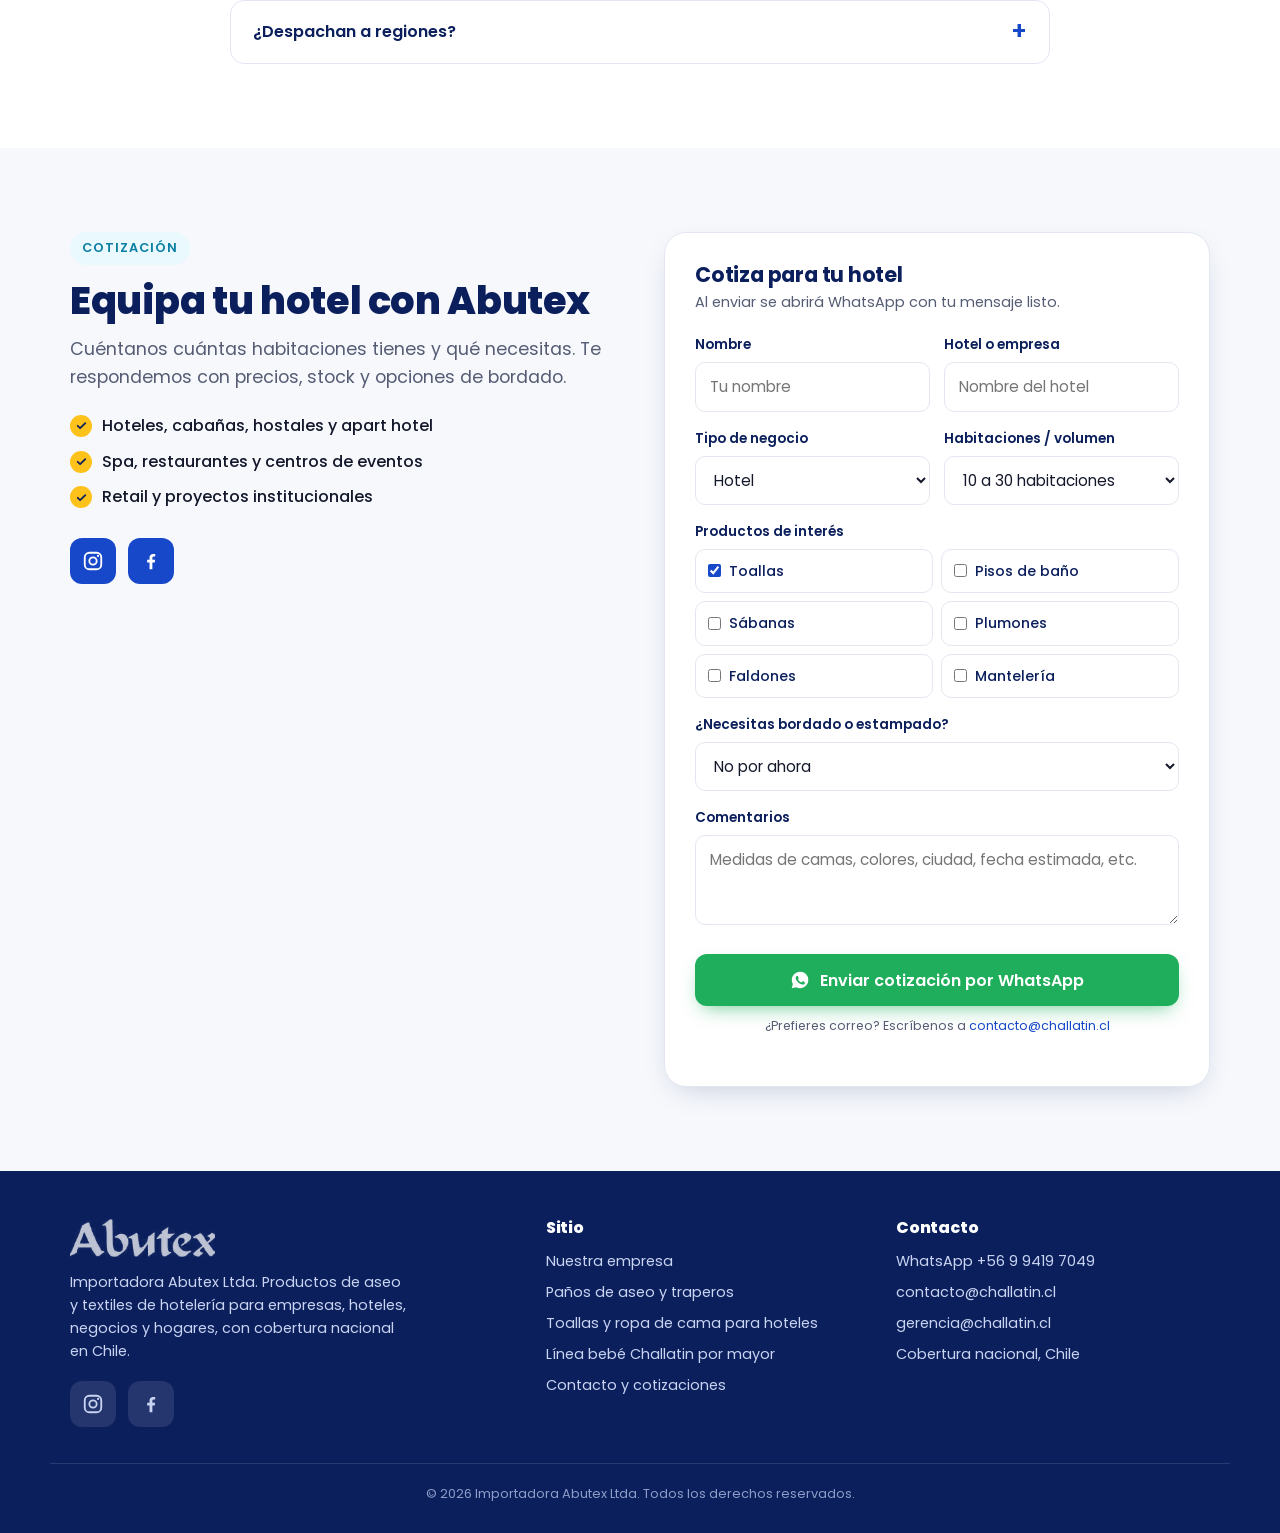
<file: hoteleria.html>
<!doctype html>
<html lang="es-CL">
<head>
<meta charset="utf-8">
<meta name="viewport" content="width=device-width, initial-scale=1">
<title>Toallas y Ropa de Cama para Hoteles por Mayor | Abutex Chile</title>
<meta name="description" content="Ropa de cama en 144, 200 y 300 hilos, toallas 100% algodón de Pakistán, cortinas, mantelería y textiles para spa. Confección a medida para hoteles de Arica a Punta Arenas.">
<meta name="robots" content="index, follow, max-image-preview:large">
<link rel="canonical" href="https://www.abutex.cl/hoteleria">
<meta name="theme-color" content="#1748c9">
<meta name="geo.region" content="CL">
<meta property="og:type" content="website">
<meta property="og:locale" content="es_CL">
<meta property="og:site_name" content="Abutex">
<meta property="og:title" content="Toallas y ropa de cama para hoteles | Abutex">
<meta property="og:description" content="Ropa de cama en 144, 200 y 300 hilos, toallas 100% algodón de Pakistán, cortinas, mantelería y textiles para spa. Confección a medida para hoteles de Arica a Punta Arenas.">
<meta property="og:url" content="https://www.abutex.cl/hoteleria">
<meta property="og:image" content="https://www.abutex.cl/img/og-hoteleria.jpg">
<meta property="og:image:width" content="1200">
<meta property="og:image:height" content="630">
<meta name="twitter:card" content="summary_large_image">
<meta name="twitter:title" content="Toallas y ropa de cama para hoteles | Abutex">
<meta name="twitter:description" content="Ropa de cama en 144, 200 y 300 hilos, toallas 100% algodón de Pakistán, cortinas, mantelería y textiles para spa. Confección a medida para hoteles de Arica a Punta Arenas.">
<meta name="twitter:image" content="https://www.abutex.cl/img/og-hoteleria.jpg">
<link rel="icon" href="favicon.svg" type="image/svg+xml">
<link rel="apple-touch-icon" href="img/apple-touch-icon.png">
<link rel="preload" as="image" href="img/hoteleria-dormitorio.webp" fetchpriority="high">
<link rel="preconnect" href="https://fonts.googleapis.com">
<link rel="preconnect" href="https://fonts.gstatic.com" crossorigin>
<link href="https://fonts.googleapis.com/css2?family=Poppins:wght@400;500;600;700;800&display=swap" rel="stylesheet">
<link rel="stylesheet" href="css/styles.css?v=202611171215">
<script type="application/ld+json">
{
 "@context": "https://schema.org",
 "@graph": [
  {
   "@type": "Organization",
   "@id": "https://www.abutex.cl/#organizacion",
   "name": "Importadora Abutex Ltda.",
   "alternateName": "Abutex",
   "url": "https://www.abutex.cl/",
   "logo": "https://www.abutex.cl/img/logo-abutex.png",
   "description": "Empresa familiar chilena que importa, distribuye y confecciona productos de aseo (paños y traperos de microfibra) y textiles de hotelería (toallas, ropa de cama, plumones y mantelería) con cobertura nacional.",
   "email": "contacto@challatin.cl",
   "telephone": "+56994197049",
   "areaServed": {
    "@type": "Country",
    "name": "Chile"
   },
   "founder": {
    "@type": "Person",
    "name": "Roberto Abusleme",
    "jobTitle": "Dueño y Gerente"
   },
   "contactPoint": [
    {
     "@type": "ContactPoint",
     "telephone": "+56994197049",
     "contactType": "sales",
     "areaServed": "CL",
     "availableLanguage": "Spanish"
    }
   ],
   "sameAs": [
    "https://www.instagram.com/abutex.ltda",
    "https://www.facebook.com/abutex.ltda"
   ]
  },
  {
   "@type": "WebSite",
   "@id": "https://www.abutex.cl/#web",
   "url": "https://www.abutex.cl/",
   "name": "Abutex",
   "inLanguage": "es-CL",
   "publisher": {
    "@id": "https://www.abutex.cl/#organizacion"
   }
  },
  {
   "@type": "WebPage",
   "@id": "https://www.abutex.cl/hoteleria#pagina",
   "url": "https://www.abutex.cl/hoteleria",
   "name": "Toallas y Ropa de Cama para Hoteles por Mayor | Abutex Chile",
   "description": "Ropa de cama en 144, 200 y 300 hilos, toallas 100% algodón de Pakistán, cortinas, mantelería y textiles para spa. Confección a medida para hoteles de Arica a Punta Arenas.",
   "inLanguage": "es-CL",
   "isPartOf": {
    "@id": "https://www.abutex.cl/#web"
   },
   "about": {
    "@id": "https://www.abutex.cl/#organizacion"
   }
  },
  {
   "@type": "BreadcrumbList",
   "itemListElement": [
    {
     "@type": "ListItem",
     "position": 1,
     "name": "Inicio",
     "item": "https://www.abutex.cl/"
    },
    {
     "@type": "ListItem",
     "position": 2,
     "name": "Línea de hotelería",
     "item": "https://www.abutex.cl/hoteleria"
    }
   ]
  },
  {
   "@type": "FAQPage",
   "mainEntity": [
    {
     "@type": "Question",
     "name": "¿Bordan el logo de mi hotel en las toallas?",
     "acceptedAnswer": {
      "@type": "Answer",
      "text": "Sí. En Abutex podemos colocar bordados y estampados personalizados en todos nuestros productos: toallas, pisos de baño, ropa de cama y más. Escríbenos con tu logo y te asesoramos."
     }
    },
    {
     "@type": "Question",
     "name": "¿Qué toalla conviene para un hotel?",
     "acceptedAnswer": {
      "@type": "Answer",
      "text": "Nuestras toallas se importan directamente desde Pakistán y son 100% algodón. Para baño y mano recomendamos la toalla blanca de 500 g/m²; para piso, la blanca de 650 g/m². También ofrecemos toallas de color liso de 580 g/m² (baño y piso) y toallas con diseño de 500 g/m² (baño y mano)."
     }
    },
    {
     "@type": "Question",
     "name": "¿Cuántos hilos tienen sus sábanas?",
     "acceptedAnswer": {
      "@type": "Answer",
      "text": "Trabajamos sábanas de 144 hilos (50% algodón y 50% poliéster) en blanco, crudo, color o estampadas; de 200 hilos en colores pasteles y blanco; y de 300 hilos 100% algodón en blanco."
     }
    },
    {
     "@type": "Question",
     "name": "¿Hacen sábanas para camas de medidas especiales?",
     "acceptedAnswer": {
      "@type": "Answer",
      "text": "Sí. Confeccionamos bajeras, encimeras y fundas a la medida, y vendemos ropa de cama por separado para reponer solo lo que necesitas."
     }
    },
    {
     "@type": "Question",
     "name": "¿Despachan a regiones?",
     "acceptedAnswer": {
      "@type": "Answer",
      "text": "Tenemos cobertura nacional y atendemos hoteles, cabañas y empresas a lo largo de todo Chile. Consúltanos por las condiciones de envío a tu ciudad."
     }
    }
   ]
  },
  {
   "@type": "ItemList",
   "name": "Textiles de hotelería Abutex",
   "itemListElement": [
    {
     "@type": "ListItem",
     "position": 1,
     "item": {
      "@type": "Product",
      "name": "Toalla blanca de baño hotelera 70 x 140 cm",
      "description": "Toalla 100% algodón, hilado cabo al 2, 500 g/m², 490 g c/u. También en toalla de mano 50 x 90 cm.",
      "image": "https://www.abutex.cl/img/toalla-blanca-bano.webp",
      "brand": {
       "@type": "Brand",
       "name": "Abutex"
      },
      "material": "100% algodón",
      "color": "Blanco"
     }
    },
    {
     "@type": "ListItem",
     "position": 2,
     "item": {
      "@type": "Product",
      "name": "Toalla de color liso 580 g/m²",
      "description": "Toalla de color liso 100% algodón de 580 g/m², importada desde Pakistán, para baño y piso.",
      "image": "https://www.abutex.cl/img/toallas-color.webp",
      "brand": {
       "@type": "Brand",
       "name": "Abutex"
      },
      "material": "100% algodón",
      "color": "Celeste, damasco, verde"
     }
    },
    {
     "@type": "ListItem",
     "position": 3,
     "item": {
      "@type": "Product",
      "name": "Toalla con diseño 70 x 140 cm",
      "description": "Toalla con diseño 100% algodón de 500 g/m², importada desde Pakistán, para baño y mano.",
      "image": "https://www.abutex.cl/img/toallas-jacquard.webp",
      "brand": {
       "@type": "Brand",
       "name": "Abutex"
      },
      "material": "100% algodón"
     }
    },
    {
     "@type": "ListItem",
     "position": 4,
     "item": {
      "@type": "Product",
      "name": "Piso de baño 50 x 70 cm",
      "description": "Piso de baño 100% algodón, hilado cabo al 2, 650 g/m², 228 g c/u.",
      "image": "https://www.abutex.cl/img/piso-de-bano.webp",
      "brand": {
       "@type": "Brand",
       "name": "Abutex"
      },
      "material": "100% algodón",
      "color": "Blanco"
     }
    },
    {
     "@type": "ListItem",
     "position": 5,
     "item": {
      "@type": "Product",
      "name": "Juego de sábanas 144 hilos",
      "description": "Sábana superior, sábana inferior y funda. 50% algodón, 50% poliéster. 1 plaza a Super King.",
      "image": "https://www.abutex.cl/img/cama-sabanas.webp",
      "brand": {
       "@type": "Brand",
       "name": "Abutex"
      },
      "material": "50% algodón, 50% poliéster"
     }
    },
    {
     "@type": "ListItem",
     "position": 6,
     "item": {
      "@type": "Product",
      "name": "Plumón 144 hilos",
      "description": "Plumón en blanco, beige o colores. 50% algodón, 50% poliéster.",
      "image": "https://www.abutex.cl/img/plumones.webp",
      "brand": {
       "@type": "Brand",
       "name": "Abutex"
      },
      "material": "50% algodón, 50% poliéster"
     }
    },
    {
     "@type": "ListItem",
     "position": 7,
     "item": {
      "@type": "Product",
      "name": "Cubreplumón 144 hilos",
      "description": "Cubreplumón en blanco, beige o colores. 50% algodón, 50% poliéster.",
      "image": "https://www.abutex.cl/img/cubreplumones.webp",
      "brand": {
       "@type": "Brand",
       "name": "Abutex"
      },
      "material": "50% algodón, 50% poliéster"
     }
    },
    {
     "@type": "ListItem",
     "position": 8,
     "item": {
      "@type": "Product",
      "name": "Faldón de cama 144 hilos",
      "description": "Faldón en blanco y colores. 50% algodón, 50% poliéster.",
      "image": "https://www.abutex.cl/img/faldones.webp",
      "brand": {
       "@type": "Brand",
       "name": "Abutex"
      },
      "material": "50% algodón, 50% poliéster"
     }
    },
    {
     "@type": "ListItem",
     "position": 9,
     "item": {
      "@type": "Product",
      "name": "Mantelería a medida",
      "description": "Manteles y servilletas de tela confeccionados a pedido según medidas del cliente.",
      "image": "https://www.abutex.cl/img/manteleria.webp",
      "brand": {
       "@type": "Brand",
       "name": "Abutex"
      }
     }
    }
   ]
  }
 ]
}
</script>
</head>
<body>
<a class="skip" href="#contenido">Saltar al contenido</a>

<svg width="0" height="0" style="position:absolute" aria-hidden="true">
  <symbol id="i-wa" viewBox="0 0 24 24"><path fill="currentColor" d="M12.04 2C6.58 2 2.13 6.45 2.13 11.91c0 1.75.46 3.45 1.32 4.95L2.05 22l5.25-1.38a9.9 9.9 0 0 0 4.74 1.21h.01c5.46 0 9.91-4.45 9.91-9.91A9.85 9.85 0 0 0 12.04 2Zm5.8 14.06c-.24.68-1.42 1.3-1.96 1.35-.5.05-.97.23-3.27-.68-2.77-1.09-4.52-3.92-4.66-4.1-.13-.18-1.1-1.47-1.1-2.8 0-1.33.7-1.99.95-2.26.24-.27.53-.34.71-.34l.51.01c.16 0 .38-.06.6.46.23.54.77 1.87.84 2 .07.14.11.3.02.48-.09.18-.13.29-.27.45-.13.16-.28.35-.4.47-.13.13-.27.28-.12.55.16.27.7 1.15 1.5 1.86 1.03.92 1.9 1.2 2.17 1.34.27.13.43.11.58-.07.16-.18.67-.78.85-1.05.18-.27.36-.22.6-.13.25.09 1.57.74 1.84.88.27.13.45.2.52.31.07.11.07.65-.17 1.33Z"/></symbol>
  <symbol id="i-check" viewBox="0 0 24 24"><path fill="none" stroke="currentColor" stroke-width="3.2" stroke-linecap="round" stroke-linejoin="round" d="m5 12.5 4.5 4.5L19 7.5"/></symbol>
  <symbol id="i-drop" viewBox="0 0 24 24"><path fill="none" stroke="currentColor" stroke-width="2" stroke-linejoin="round" d="M12 3s6.5 7.2 6.5 11.5a6.5 6.5 0 0 1-13 0C5.5 10.2 12 3 12 3Z"/></symbol>
  <symbol id="i-shield" viewBox="0 0 24 24"><path fill="none" stroke="currentColor" stroke-width="2" stroke-linejoin="round" d="M12 3 4.5 6v5.5c0 4.6 3.2 8.3 7.5 9.5 4.3-1.2 7.5-4.9 7.5-9.5V6L12 3Z"/><path fill="none" stroke="currentColor" stroke-width="2" stroke-linecap="round" stroke-linejoin="round" d="m8.8 12 2.2 2.2 4.2-4.4"/></symbol>
  <symbol id="i-repeat" viewBox="0 0 24 24"><path fill="none" stroke="currentColor" stroke-width="2" stroke-linecap="round" stroke-linejoin="round" d="M17 2l4 4-4 4M3 11V9a3 3 0 0 1 3-3h15M7 22l-4-4 4-4M21 13v2a3 3 0 0 1-3 3H3"/></symbol>
  <symbol id="i-sparkle" viewBox="0 0 24 24"><path fill="none" stroke="currentColor" stroke-width="2" stroke-linejoin="round" d="M12 3l1.9 5.6L19.5 10.5l-5.6 1.9L12 18l-1.9-5.6L4.5 10.5l5.6-1.9L12 3Z"/><path fill="none" stroke="currentColor" stroke-width="2" stroke-linecap="round" d="M19 17v4M17 19h4"/></symbol>
  <symbol id="i-ruler" viewBox="0 0 24 24"><path fill="none" stroke="currentColor" stroke-width="2" stroke-linejoin="round" d="M3 17 17 3l4 4L7 21l-4-4Z"/><path fill="none" stroke="currentColor" stroke-width="2" stroke-linecap="round" d="m7 13 2 2M10 10l2 2M13 7l2 2"/></symbol>
  <symbol id="i-user" viewBox="0 0 24 24"><circle cx="12" cy="8" r="4" fill="none" stroke="currentColor" stroke-width="2"/><path fill="none" stroke="currentColor" stroke-width="2" stroke-linecap="round" d="M4 21c1.5-4 4.5-6 8-6s6.5 2 8 6"/></symbol>
  <symbol id="i-tag" viewBox="0 0 24 24"><path fill="none" stroke="currentColor" stroke-width="2" stroke-linejoin="round" d="M3 12V3h9l9 9-9 9-9-9Z"/><circle cx="7.5" cy="7.5" r="1.5" fill="currentColor"/></symbol>
  <symbol id="i-phone" viewBox="0 0 24 24"><path fill="none" stroke="currentColor" stroke-width="2" stroke-linejoin="round" d="M5 3h4l2 5-2.5 1.5a11 11 0 0 0 6 6L16 13l5 2v4a2 2 0 0 1-2 2A16 16 0 0 1 3 5a2 2 0 0 1 2-2Z"/></symbol>
  <symbol id="i-mail" viewBox="0 0 24 24"><rect x="3" y="5" width="18" height="14" rx="2" fill="none" stroke="currentColor" stroke-width="2"/><path fill="none" stroke="currentColor" stroke-width="2" stroke-linejoin="round" d="m3 7 9 6 9-6"/></symbol>
  <symbol id="i-globe" viewBox="0 0 24 24"><circle cx="12" cy="12" r="9" fill="none" stroke="currentColor" stroke-width="2"/><path fill="none" stroke="currentColor" stroke-width="2" d="M3 12h18M12 3c2.5 2.5 3.8 5.5 3.8 9s-1.3 6.5-3.8 9c-2.5-2.5-3.8-5.5-3.8-9S9.5 5.5 12 3Z"/></symbol>
  <symbol id="i-ig" viewBox="0 0 24 24"><rect x="3" y="3" width="18" height="18" rx="5" fill="none" stroke="currentColor" stroke-width="2"/><circle cx="12" cy="12" r="4" fill="none" stroke="currentColor" stroke-width="2"/><circle cx="17.5" cy="6.5" r="1.2" fill="currentColor"/></symbol>
  <symbol id="i-fb" viewBox="0 0 24 24"><path fill="currentColor" d="M13.5 21v-7.5h2.6l.4-3h-3V8.6c0-.9.3-1.5 1.5-1.5h1.6V4.4c-.3 0-1.2-.1-2.3-.1-2.3 0-3.9 1.4-3.9 4v2.2H7.8v3h2.6V21h3.1Z"/></symbol>

  <symbol id="i-arrow" viewBox="0 0 24 24"><path fill="none" stroke="currentColor" stroke-width="2.2" stroke-linecap="round" stroke-linejoin="round" d="M5 12h14M13 6l6 6-6 6"/></symbol>
  <symbol id="i-map" viewBox="0 0 24 24"><path fill="none" stroke="currentColor" stroke-width="2" stroke-linejoin="round" d="M12 21s7-6.2 7-11.5A7 7 0 0 0 5 9.5C5 14.8 12 21 12 21Z"/><circle cx="12" cy="9.5" r="2.5" fill="none" stroke="currentColor" stroke-width="2"/></symbol>
  <symbol id="i-bed" viewBox="0 0 24 24"><path fill="none" stroke="currentColor" stroke-width="2" stroke-linecap="round" stroke-linejoin="round" d="M3 18V6M3 14h18v4M21 14v-2a3 3 0 0 0-3-3h-7v5M7 11.5a1.5 1.5 0 1 0 0-.01"/></symbol>
  <symbol id="i-needle" viewBox="0 0 24 24"><path fill="none" stroke="currentColor" stroke-width="2" stroke-linecap="round" stroke-linejoin="round" d="M20 4 7 17l-3 3M16 4h4v4M4 14c2-1 4 1 6 0s2-3 4-4"/></symbol>
  <symbol id="i-eye" viewBox="0 0 24 24"><path fill="none" stroke="currentColor" stroke-width="2" stroke-linejoin="round" d="M2 12s3.5-7 10-7 10 7 10 7-3.5 7-10 7S2 12 2 12Z"/><circle cx="12" cy="12" r="3" fill="none" stroke="currentColor" stroke-width="2"/></symbol>
  <symbol id="i-target" viewBox="0 0 24 24"><circle cx="12" cy="12" r="9" fill="none" stroke="currentColor" stroke-width="2"/><circle cx="12" cy="12" r="5" fill="none" stroke="currentColor" stroke-width="2"/><circle cx="12" cy="12" r="1.5" fill="currentColor"/></symbol>
  <symbol id="i-heart" viewBox="0 0 24 24"><path fill="none" stroke="currentColor" stroke-width="2" stroke-linejoin="round" d="M12 20s-7.5-4.6-9-9.5C2 7 4.5 4.5 7.5 4.5c2 0 3.5 1.2 4.5 2.7 1-1.5 2.5-2.7 4.5-2.7 3 0 5.5 2.5 4.5 6-1.5 4.9-9 9.5-9 9.5Z"/></symbol>
</svg>


<header class="top">
  <div class="wrap">
    <a href="./" class="logo" aria-label="Abutex, ir al inicio"><img src="img/logo-abutex.png" width="446" height="117" alt="Abutex"></a>
    <nav class="nav" id="nav" aria-label="Principal">
      <a href="./">Inicio</a>
      <a href="empresa">Empresa</a>
      <a href="aseo">Aseo</a>
      <a href="hoteleria" class="active" aria-current="page">Hotelería</a>
      <a href="bebe">Bebé</a>
      <a href="contacto">Contacto</a>
    </nav>
    <div style="display:flex;gap:6px;align-items:center">
      <a class="btn btn-wa" href="https://wa.me/56994197049?text=Hola%20Abutex%2C%20quiero%20cotizar%20textiles%20para%20hoteler%C3%ADa." target="_blank" rel="noopener" data-cta="header-whatsapp"><svg><use href="#i-wa"/></svg><span>Cotizar</span></a>
      <button class="menu-btn" aria-label="Abrir menú" aria-expanded="false" aria-controls="nav" id="menuBtn"><svg viewBox="0 0 24 24"><path fill="none" stroke="currentColor" stroke-width="2" stroke-linecap="round" d="M4 7h16M4 12h16M4 17h16"/></svg></button>
    </div>
  </div>
</header>

<main id="contenido">
<div class="t-hotel">
<section class="hero hotel-hero" aria-labelledby="t-hotel">
  <div class="wrap">
    <div>
      <nav class="crumbs" aria-label="Ruta"><ol><li><a href="./">Inicio</a></li><li aria-current="page">Línea de hotelería</li></ol></nav>
      <span class="eyebrow">Textiles para hoteles · Venta por mayor en Chile</span>
      <h1 id="t-hotel">Toallas y ropa de cama para hoteles <span>que tus huéspedes van a notar</span></h1>
      <p class="lead">Ropa de cama en 144, 200 y 300 hilos, toallas 100% algodón importadas desde Pakistán, cortinas, mantelería y textiles para spa. Confeccionamos a la medida para hoteles, hostales, cabañas y centros de bienestar de todo Chile.</p>
      <div class="hero-ctas">
        <a class="btn btn-wa" href="https://wa.me/56994197049?text=Hola%20Abutex%2C%20quiero%20cotizar%20textiles%20para%20hoteler%C3%ADa." target="_blank" rel="noopener" data-cta="hotel-hero-whatsapp"><svg><use href="#i-wa"/></svg>Cotizar por WhatsApp</a>
        <a class="btn btn-ghost" href="#productos" data-cta="hotel-hero-productos">Ver productos</a>
      </div>
      <ul class="hero-trust">
        <li><span class="check"><svg><use href="#i-check"/></svg></span>Bordados y estampados con tu marca</li>
        <li><span class="check"><svg><use href="#i-check"/></svg></span>Medidas a pedido</li>
        <li><span class="check"><svg><use href="#i-check"/></svg></span>Cobertura nacional</li>
      </ul>
    </div>
    <div class="hero-media">
      <img src="img/hoteleria-dormitorio.webp" width="720" height="717" alt="Habitación de hotel con ropa de cama blanca y pie de cama beige" fetchpriority="high" decoding="async">
      <div class="hero-badge"><div><strong>650 g/m²</strong><span>Pisos de baño 100% algodón, hilado cabo al 2</span></div></div>
    </div>
  </div>
</section>

<section class="benefits" aria-label="Beneficios de la línea de hotelería">
  <div class="wrap">
    <ul>
      <li><span class="ic"><svg><use href="#i-ruler"/></svg></span><div><strong>Confección a medida</strong><span>Soluciones textiles adaptadas a cada cliente.</span></div></li>
      <li><span class="ic"><svg><use href="#i-sparkle"/></svg></span><div><strong>144, 200 y 300 hilos</strong><span>Alternativas de calidad en ropa de cama.</span></div></li>
      <li><span class="ic"><svg><use href="#i-needle"/></svg></span><div><strong>Soluciones integrales</strong><span>Ropa de cama, toallas, cortinas, mantelería y spa.</span></div></li>
      <li><span class="ic"><svg><use href="#i-map"/></svg></span><div><strong>Arica a Punta Arenas</strong><span>Hoteles, hostales, cabañas y centros de bienestar.</span></div></li>
    </ul>
  </div>
</section>

<section id="productos" aria-labelledby="t-prod-h">
  <div class="wrap">
    <div class="section-head center">
      <span class="eyebrow">Catálogo de hotelería</span>
      <h2 id="t-prod-h">Ropa de cama, toallas, cortinas, mantelería y textiles especializados</h2>
      <p class="lead">Elige una categoría. Medidas y gramajes aproximados; consulta stock, colores y confección a medida.</p>
    </div>
    <div class="filters" role="group" aria-label="Filtrar por categoría"><button class="chip on" type="button" data-f="all">Todas</button><button class="chip" type="button" data-f="ropa-de-cama">Ropa de cama</button><button class="chip" type="button" data-f="toallas">Baño y toallas</button><button class="chip" type="button" data-f="cortinas">Cortinas y decoración</button><button class="chip" type="button" data-f="manteleria">Mantelería y textiles para eventos</button><button class="chip" type="button" data-f="spa">Spa y bienestar</button></div>
    <div class="cat" data-cat="ropa-de-cama" id="ropa-de-cama">
      <div class="cat-title"><h3>Ropa de cama</h3><p>Confección a medida para hoteles, hostales, cabañas y establecimientos turísticos.</p></div>
      <div class="highlight"><strong>Confección a medida disponible en 144, 200 y 300 hilos</strong><span>Confeccionamos ropa de cama a medida para hoteles, hostales, cabañas y establecimientos turísticos, con alternativas de 144, 200 y 300 hilos, adaptadas a los requerimientos de cada cliente.</span></div>
      <div class="thread-grid">
        <div class="thread"><strong>144</strong><span>hilos · 50% algodón / 50% poliéster</span><p>Color, blanco, crudo o estampada.</p></div>
        <div class="thread"><strong>200</strong><span>hilos · 50% algodón / 50% poliéster</span><p>Colores pasteles y blanco.</p>
          <div class="pastels" aria-hidden="true"><i style="background:#fff"></i><i style="background:#efebe7"></i><i style="background:#fcdcf5"></i><i style="background:#d6fbfd"></i><i style="background:#fdfcb5"></i><i style="background:#b6f8de"></i></div></div>
        <div class="thread"><strong>300</strong><span>hilos · 100% algodón</span><p>Blanco. Máxima suavidad para hoteles de categoría.</p></div>
      </div>
      <div class="tw-grid">
      <article class="tw">
        <img src="img/hoteleria/juego-de-sabanas.jpg" width="900" height="900" alt="Cama con juego de sábanas blancas" loading="lazy" decoding="async">
        <div class="tw-body">
          <span class="tag-hilos">144 · 200 · 300 hilos</span><h4>Juegos de sábanas</h4>
          <p>Sábana superior, sábana inferior y funda de almohada.</p>
          <table class="mini"><tbody><tr><td>Tamaños</td><td>1 plaza, 1½ plaza, 2 plazas, King y Super King</td></tr><tr><td>Fundas</td><td>50 × 70 y 50 × 90 cm, también con pestaña</td></tr></tbody></table>
          <a class="btn btn-wa" href="https://wa.me/56994197049?text=Hola%20Abutex%2C%20quisiera%20solicitar%20una%20cotizaci%C3%B3n%20de%20juegos%20de%20s%C3%A1banas%20para%20hoteler%C3%ADa.%20Necesito%20informaci%C3%B3n%20sobre%20las%20alternativas%20de%20144%2C%20200%20y%20300%20hilos." target="_blank" rel="noopener" data-cta="hotel-sabanas"><svg><use href="#i-wa"/></svg>Cotizar</a>
        </div>
      </article>
      <article class="tw">
        <img src="img/hoteleria/faldon.jpg" width="900" height="900" alt="Faldón de cama color crudo" loading="lazy" decoding="async">
        <div class="tw-body">
          <span class="tag-hilos">144 · 200 · 300 hilos</span><h4>Faldones</h4>
          <p>En blanco y colores, confeccionados a la medida de tus camas.</p>
          
          <a class="btn btn-wa" href="https://wa.me/56994197049?text=Hola%20Abutex%2C%20quisiera%20solicitar%20una%20cotizaci%C3%B3n%20de%20faldones%20para%20hoteler%C3%ADa.%20Necesito%20informaci%C3%B3n%20sobre%20las%20alternativas%20de%20144%2C%20200%20y%20300%20hilos." target="_blank" rel="noopener" data-cta="hotel-faldones"><svg><use href="#i-wa"/></svg>Cotizar</a>
        </div>
      </article>
      <article class="tw">
        <img src="img/hoteleria/plumon.jpg" width="900" height="900" alt="Cama con plumón blanco" loading="lazy" decoding="async">
        <div class="tw-body">
          <span class="tag-hilos">144 · 200 · 300 hilos</span><h4>Plumones</h4>
          <p>En blanco, beige o colores, con confección a medida.</p>
          
          <a class="btn btn-wa" href="https://wa.me/56994197049?text=Hola%20Abutex%2C%20quisiera%20solicitar%20una%20cotizaci%C3%B3n%20de%20plumones%20para%20hoteler%C3%ADa.%20Necesito%20informaci%C3%B3n%20sobre%20las%20alternativas%20de%20144%2C%20200%20y%20300%20hilos." target="_blank" rel="noopener" data-cta="hotel-plumones"><svg><use href="#i-wa"/></svg>Cotizar</a>
        </div>
      </article>
      <article class="tw">
        <img src="img/hoteleria/cubreplumon.jpg" width="900" height="900" alt="Cama con cubreplumón blanco" loading="lazy" decoding="async">
        <div class="tw-body">
          <span class="tag-hilos">144 · 200 · 300 hilos</span><h4>Cubreplumones</h4>
          <p>Fundas de plumón en blanco, beige o colores, con confección a medida.</p>
          
          <a class="btn btn-wa" href="https://wa.me/56994197049?text=Hola%20Abutex%2C%20quisiera%20solicitar%20una%20cotizaci%C3%B3n%20de%20cubreplumones%20%28fundas%20de%20plum%C3%B3n%29%20para%20hoteler%C3%ADa.%20Necesito%20informaci%C3%B3n%20sobre%20las%20alternativas%20de%20144%2C%20200%20y%20300%20hilos." target="_blank" rel="noopener" data-cta="hotel-cubreplumones"><svg><use href="#i-wa"/></svg>Cotizar</a>
        </div>
      </article>
      <article class="tw">
        <img src="img/hoteleria/cubrecolchon.jpg" width="900" height="900" alt="Cubrecolchón blanco sobre un colchón" loading="lazy" decoding="async">
        <div class="tw-body">
          <h4>Cubrecolchones</h4>
          <p>Confeccionados a medida en diferentes telas, según tus colchones.</p>
          
          <a class="btn btn-wa" href="https://wa.me/56994197049?text=Hola%20Abutex%2C%20quisiera%20solicitar%20una%20cotizaci%C3%B3n%20de%20cubrecolchones%20a%20medida%20para%20mi%20establecimiento." target="_blank" rel="noopener" data-cta="hotel-cubrecolchones"><svg><use href="#i-wa"/></svg>Cotizar</a>
        </div>
      </article>
      <article class="tw">
        <img src="img/hoteleria/frazada-de-polar.jpg" width="900" height="900" alt="Frazada de polar doblada" loading="lazy" decoding="async">
        <div class="tw-body">
          <h4>Frazadas de polar</h4>
          <p>Abrigo para hoteles, hostales y cabañas.</p>
          
          <a class="btn btn-wa" href="https://wa.me/56994197049?text=Hola%20Abutex%2C%20quisiera%20solicitar%20una%20cotizaci%C3%B3n%20de%20frazadas%20de%20polar%20para%20mi%20establecimiento." target="_blank" rel="noopener" data-cta="hotel-frazadas"><svg><use href="#i-wa"/></svg>Cotizar</a>
        </div>
      </article>
      </div>
      <div class="cat-title" id="medidas-sabanas"><h3>Medidas de sábanas</h3><p>Sábana individual encimera y bajera, por tamaño de cama.</p></div>
      <div class="two-tables">
        <div class="table-wrap"><table class="size"><caption>Sábana encimera</caption><thead><tr><th scope="col">Tamaño</th><th scope="col">Medida</th></tr></thead>
          <tbody><tr><td>1 plaza</td><td>150 × 245 cm</td></tr><tr><td>1½ plaza</td><td>165 × 245 cm</td></tr><tr><td>2 plazas</td><td>210 × 245 cm</td></tr><tr><td>King</td><td>240 × 245 cm</td></tr><tr><td>Super King</td><td>260 × 245 cm</td></tr></tbody></table></div>
        <div class="table-wrap"><table class="size"><caption>Sábana bajera</caption><thead><tr><th scope="col">Tamaño</th><th scope="col">Medida</th></tr></thead>
          <tbody><tr><td>1 plaza</td><td>90 × 200 + 25 cm</td></tr><tr><td>1½ plaza</td><td>105 × 200 + 25 cm</td></tr><tr><td>2 plazas</td><td>150 × 200 + 25 cm</td></tr><tr><td>King</td><td>180 × 200 + 25 cm</td></tr><tr><td>Super King</td><td>200 × 200 + 25 cm</td></tr></tbody></table></div>
      </div>
    </div>
    <div class="cat" data-cat="toallas" id="toallas">
      <div class="cat-title"><h3>Baño y toallas</h3><p>Línea hotelera importada directamente desde Pakistán, 100% algodón.</p></div>
      <div class="highlight"><strong>Toallas importadas directamente desde Pakistán · 100% algodón</strong><span>Toallas de alta calidad, importadas directamente desde Pakistán y confeccionadas en 100% algodón. Disponibles en diferentes gramajes y formatos para satisfacer las necesidades de hoteles, hostales, cabañas y centros de bienestar.</span></div>
      <div class="tw-grid">
      <article class="tw">
        <img src="img/hoteleria/toallas-blancas.jpg" width="900" height="900" alt="Toallas blancas de hotel" loading="lazy" decoding="async">
        <div class="tw-body">
          <h4>Toallas blancas</h4>
          <p class="spec">500 g/m² · Baño y mano</p><p>El clásico hotelero, 100% algodón.</p>
          <table class="mini"><thead><tr><th>Tipo</th><th>Medida</th><th>Peso</th></tr></thead><tbody><tr><td>Baño</td><td>70 × 140 cm</td><td>490 g c/u</td></tr><tr><td>Mano</td><td>50 × 90 cm</td><td>225 g c/u</td></tr></tbody></table>
          <a class="btn btn-wa" href="https://wa.me/56994197049?text=Hola%20Abutex%2C%20quisiera%20solicitar%20una%20cotizaci%C3%B3n%20de%20toallas%20blancas%20de%20500%20g%2Fm%C2%B2%20%28ba%C3%B1o%20y%20mano%29%20para%20hoteler%C3%ADa." target="_blank" rel="noopener" data-cta="hotel-toallas-blancas"><svg><use href="#i-wa"/></svg>Cotizar</a>
        </div>
      </article>
      <article class="tw">
        <img src="img/hoteleria/pisos-de-bano.jpg" width="900" height="900" alt="Pisos de baño blancos enrollados" loading="lazy" decoding="async">
        <div class="tw-body">
          <h4>Pisos de baño blancos</h4>
          <p class="spec">650 g/m² · Piso</p><p>Alta densidad para máxima absorción, 100% algodón.</p>
          <table class="mini"><tbody><tr><td>Medida</td><td>50 × 70 cm</td></tr><tr><td>Peso</td><td>228 g c/u</td></tr></tbody></table>
          <a class="btn btn-wa" href="https://wa.me/56994197049?text=Hola%20Abutex%2C%20quisiera%20solicitar%20una%20cotizaci%C3%B3n%20de%20pisos%20de%20ba%C3%B1o%20blancos%20de%20650%20g%2Fm%C2%B2%20para%20hoteler%C3%ADa." target="_blank" rel="noopener" data-cta="hotel-piso"><svg><use href="#i-wa"/></svg>Cotizar</a>
        </div>
      </article>
      <article class="tw">
        <img src="img/hoteleria/toallas-color-liso.jpg" width="900" height="900" alt="Toallas de color apiladas" loading="lazy" decoding="async">
        <div class="tw-body">
          <h4>Toallas de color liso</h4>
          <p class="spec">580 g/m² · Baño y piso</p><p>100% algodón, en colores lisos. Consulta colores disponibles.</p>
          
          <a class="btn btn-wa" href="https://wa.me/56994197049?text=Hola%20Abutex%2C%20quisiera%20solicitar%20una%20cotizaci%C3%B3n%20de%20toallas%20de%20color%20liso%20de%20580%20g%2Fm%C2%B2%20%28ba%C3%B1o%20y%20piso%29%20para%20hoteler%C3%ADa." target="_blank" rel="noopener" data-cta="hotel-toallas-color"><svg><use href="#i-wa"/></svg>Cotizar</a>
        </div>
      </article>
      <article class="tw">
        <img src="img/hoteleria/toallas-con-diseno.jpg" width="900" height="900" alt="Toallas con diseño jacquard" loading="lazy" decoding="async">
        <div class="tw-body">
          <h4>Toallas con diseño</h4>
          <p class="spec">500 g/m² · Baño y mano</p><p>100% algodón, con diseño tejido en distintos tonos.</p>
          <table class="mini"><thead><tr><th>Tipo</th><th>Medida</th><th>Peso</th></tr></thead><tbody><tr><td>Baño</td><td>70 × 140 cm</td><td>490 g c/u</td></tr><tr><td>Mano</td><td>50 × 100 cm</td><td>250 g c/u</td></tr></tbody></table>
          <a class="btn btn-wa" href="https://wa.me/56994197049?text=Hola%20Abutex%2C%20quisiera%20solicitar%20una%20cotizaci%C3%B3n%20de%20toallas%20con%20dise%C3%B1o%20de%20500%20g%2Fm%C2%B2%20%28ba%C3%B1o%20y%20mano%29%20para%20hoteler%C3%ADa." target="_blank" rel="noopener" data-cta="hotel-toallas-diseno"><svg><use href="#i-wa"/></svg>Cotizar</a>
        </div>
      </article>
      <article class="tw">
        <img src="img/hoteleria/toalla-bordada.jpg" width="900" height="900" alt="Toallas de mano blancas enrolladas" loading="lazy" decoding="async">
        <div class="tw-body">
          <h4>Toallas con tu logo</h4>
          <p>Bordamos o estampamos el nombre o logo de tu establecimiento.</p>
          
          <a class="btn btn-wa" href="https://wa.me/56994197049?text=Hola%20Abutex%2C%20quisiera%20solicitar%20una%20cotizaci%C3%B3n%20de%20toallas%20bordadas%20con%20el%20logo%20de%20mi%20establecimiento." target="_blank" rel="noopener" data-cta="hotel-toallas-logo"><svg><use href="#i-wa"/></svg>Cotizar</a>
        </div>
      </article>
      </div>
      
    </div>
    <div class="cat" data-cat="cortinas" id="cortinas">
      <div class="cat-title"><h3>Cortinas y decoración</h3><p>Confección con diferentes telas y medidas a pedido.</p></div>
      
      <div class="tw-grid">
      <article class="tw">
        <img src="img/hoteleria/cortinas.jpg" width="900" height="900" alt="Cortinas de tela en una habitación" loading="lazy" decoding="async">
        <div class="tw-body">
          <h4>Cortinas</h4>
          <p>Confeccionadas a medida para habitaciones y espacios comunes.</p>
          
          <a class="btn btn-wa" href="https://wa.me/56994197049?text=Hola%20Abutex%2C%20quisiera%20solicitar%20una%20cotizaci%C3%B3n%20de%20cortinas%20a%20medida%20para%20mi%20establecimiento." target="_blank" rel="noopener" data-cta="hotel-cortinas"><svg><use href="#i-wa"/></svg>Cotizar</a>
        </div>
      </article>
      <article class="tw">
        <img src="img/hoteleria/visillos.jpg" width="900" height="900" alt="Visillos traslúcidos con luz natural" loading="lazy" decoding="async">
        <div class="tw-body">
          <h4>Visillos</h4>
          <p>Telas livianas que filtran la luz, a la medida de tus ventanas.</p>
          
          <a class="btn btn-wa" href="https://wa.me/56994197049?text=Hola%20Abutex%2C%20quisiera%20solicitar%20una%20cotizaci%C3%B3n%20de%20visillos%20a%20medida%20para%20mi%20establecimiento." target="_blank" rel="noopener" data-cta="hotel-visillos"><svg><use href="#i-wa"/></svg>Cotizar</a>
        </div>
      </article>
      <article class="tw">
        <img src="img/hoteleria/cojines.jpg" width="900" height="900" alt="Cojines de tela sobre un sillón" loading="lazy" decoding="async">
        <div class="tw-body">
          <h4>Cojines</h4>
          <p>Cojines textiles confeccionados a pedido para tu establecimiento.</p>
          
          <a class="btn btn-wa" href="https://wa.me/56994197049?text=Hola%20Abutex%2C%20quisiera%20solicitar%20una%20cotizaci%C3%B3n%20de%20cojines%20confeccionados%20a%20pedido%20para%20mi%20establecimiento." target="_blank" rel="noopener" data-cta="hotel-cojines-deco"><svg><use href="#i-wa"/></svg>Cotizar</a>
        </div>
      </article>
      </div>
      
    </div>
    <div class="cat" data-cat="manteleria" id="manteleria">
      <div class="cat-title"><h3>Mantelería y textiles para eventos</h3><p>Para restaurantes, hoteles, centros de eventos y banquetería.</p></div>
      
      <div class="tw-grid">
      <article class="tw">
        <img src="img/hoteleria/mantel-tradicional.jpg" width="900" height="900" alt="Mesa con mantel de tela" loading="lazy" decoding="async">
        <div class="tw-body">
          <h4>Manteles tradicionales</h4>
          <p>Confeccionados a pedido, según las medidas de tus mesas.</p>
          
          <a class="btn btn-wa" href="https://wa.me/56994197049?text=Hola%20Abutex%2C%20quisiera%20solicitar%20una%20cotizaci%C3%B3n%20de%20manteles%20tradicionales%20a%20medida." target="_blank" rel="noopener" data-cta="hotel-manteles"><svg><use href="#i-wa"/></svg>Cotizar</a>
        </div>
      </article>
      <article class="tw">
        <img src="img/hoteleria/mantel-elasticado.jpg" width="900" height="900" alt="Mesas con manteles elasticados" loading="lazy" decoding="async">
        <div class="tw-body">
          <h4>Manteles elasticados</h4>
          <p>Se ajustan a la mesa para una presentación impecable en eventos.</p>
          
          <a class="btn btn-wa" href="https://wa.me/56994197049?text=Hola%20Abutex%2C%20quisiera%20solicitar%20una%20cotizaci%C3%B3n%20de%20manteles%20elasticados." target="_blank" rel="noopener" data-cta="hotel-manteles-elasticados"><svg><use href="#i-wa"/></svg>Cotizar</a>
        </div>
      </article>
      <article class="tw">
        <img src="img/hoteleria/servilletas.jpg" width="900" height="900" alt="Servilletas de tela dobladas sobre la mesa" loading="lazy" decoding="async">
        <div class="tw-body">
          <h4>Servilletas de tela</h4>
          <p>Para restaurantes, hotelería y eventos.</p>
          
          <a class="btn btn-wa" href="https://wa.me/56994197049?text=Hola%20Abutex%2C%20quisiera%20solicitar%20una%20cotizaci%C3%B3n%20de%20servilletas%20de%20tela." target="_blank" rel="noopener" data-cta="hotel-servilletas"><svg><use href="#i-wa"/></svg>Cotizar</a>
        </div>
      </article>
      <article class="tw">
        <img src="img/hoteleria/fundas-para-sillas.jpg" width="900" height="900" alt="Sillas de evento con fundas de tela" loading="lazy" decoding="async">
        <div class="tw-body">
          <h4>Fundas para sillas</h4>
          <p>Confeccionadas a medida para establecimientos y eventos.</p>
          
          <a class="btn btn-wa" href="https://wa.me/56994197049?text=Hola%20Abutex%2C%20quisiera%20solicitar%20una%20cotizaci%C3%B3n%20de%20fundas%20para%20sillas%20a%20medida." target="_blank" rel="noopener" data-cta="hotel-fundas-sillas"><svg><use href="#i-wa"/></svg>Cotizar</a>
        </div>
      </article>
      </div>
      
    </div>
    <div class="cat" data-cat="spa" id="spa">
      <div class="cat-title"><h3>Spa y bienestar</h3><p>Soluciones textiles para spas y centros de bienestar.</p></div>
      <div class="highlight"><strong>Textiles para spa y bienestar</strong><span>En Abutex también desarrollamos soluciones textiles para spas y centros de bienestar, incluyendo sábanas a medida para camillas de masajes y cojines para espacios de terraza y piscina.</span></div>
      <div class="tw-grid">
      <article class="tw">
        <img src="img/hoteleria/sabanas-camilla.jpg" width="900" height="900" alt="Camilla de masajes con sábana en un spa" loading="lazy" decoding="async">
        <div class="tw-body">
          <h4>Sábanas para camillas de masajes</h4>
          <p>Confección a medida para camillas de masajes.</p>
          
          <a class="btn btn-wa" href="https://wa.me/56994197049?text=Hola%20Abutex%2C%20quisiera%20solicitar%20una%20cotizaci%C3%B3n%20de%20s%C3%A1banas%20a%20medida%20para%20camillas%20de%20masajes." target="_blank" rel="noopener" data-cta="hotel-camillas"><svg><use href="#i-wa"/></svg>Cotizar</a>
        </div>
      </article>
      <article class="tw">
        <img src="img/hoteleria/spa-camilla-toallas.jpg" width="900" height="900" alt="Toalla de spa en una sala de masajes" loading="lazy" decoding="async">
        <div class="tw-body">
          <h4>Textiles a medida para spa</h4>
          <p>Toallas y textiles para camillas, duchas y salas de relajación, con el bordado de tu marca.</p>
          
          <a class="btn btn-wa" href="https://wa.me/56994197049?text=Hola%20Abutex%2C%20quisiera%20solicitar%20una%20cotizaci%C3%B3n%20de%20textiles%20a%20medida%20para%20mi%20spa%20o%20centro%20de%20bienestar." target="_blank" rel="noopener" data-cta="hotel-spa-medida"><svg><use href="#i-wa"/></svg>Cotizar</a>
        </div>
      </article>
      <article class="tw">
        <img src="img/hoteleria/cojines-terraza.jpg" width="900" height="900" alt="Cojines de exterior en una terraza" loading="lazy" decoding="async">
        <div class="tw-body">
          <h4>Cojines para terraza y piscina</h4>
          <p>Cojines textiles confeccionados a pedido para espacios exteriores.</p>
          
          <a class="btn btn-wa" href="https://wa.me/56994197049?text=Hola%20Abutex%2C%20quisiera%20solicitar%20una%20cotizaci%C3%B3n%20de%20cojines%20para%20terraza%20y%20piscina." target="_blank" rel="noopener" data-cta="hotel-cojines"><svg><use href="#i-wa"/></svg>Cotizar</a>
        </div>
      </article>
      </div>
      
    </div>
  </div>
</section>

<section class="custom" id="proyectos" aria-labelledby="t-proy">
  <div class="wrap">
    <div>
      <span class="eyebrow">Tus proyectos</span>
      <h2 id="t-proy">Bordados, estampados y confección a medida</h2>
      <p>Somos especialistas en el área textil. En Importadora Abutex se pueden colocar bordados y estampados personalizados en todos los productos. No dudes en contactarnos para renovar o desarrollar tus proyectos.</p>
      <ul>
        <li><span class="check"><svg><use href="#i-check"/></svg></span>Productos a la medida</li>
        <li><span class="check"><svg><use href="#i-check"/></svg></span>Ropa de cama por separado: bajeras, encimeras y fundas</li>
        <li><span class="check"><svg><use href="#i-check"/></svg></span>Estampados y bordados personalizados en toallas</li>
      </ul>
      <a class="btn btn-yellow" href="https://wa.me/56994197049?text=Hola%20Abutex%2C%20quiero%20desarrollar%20un%20proyecto%20textil%20para%20mi%20hotel." target="_blank" rel="noopener" data-cta="hotel-proyecto"><svg><use href="#i-wa"/></svg>Cotizar mi proyecto</a>
    </div>
    <div class="custom-media">
      <img src="img/proyecto-almohadas.webp" width="439" height="459" alt="Almohadas y sábanas blancas de hotel" loading="lazy" decoding="async">
      <img src="img/proyecto-nina.webp" width="439" height="462" alt="Niña abrazando una almohada blanca en la cama" loading="lazy" decoding="async">
    </div>
  </div>
</section>

<section class="coverage" id="cobertura" aria-labelledby="t-cobertura">
  <div class="wrap">
    <div class="section-head center">
      <span class="eyebrow">Cobertura nacional</span>
      <h2 id="t-cobertura">Soluciones textiles para la hotelería en todo Chile</h2>
      <p class="lead"><strong>De Arica a Punta Arenas, acompañamos a la industria de la hospitalidad.</strong> En Abutex confeccionamos y comercializamos soluciones textiles para hoteles, hostales, cabañas, alojamientos turísticos y centros de spa. Ofrecemos productos adaptados a las necesidades de cada establecimiento, combinando confección personalizada y una amplia variedad de alternativas textiles.</p>
    </div>
    <div class="cov-grid">
      <article class="cov-card">
        <img src="img/hoteleria/cobertura-hotel.jpg" width="900" height="900" alt="Habitación de hotel con ropa de cama blanca" loading="lazy" decoding="async">
        <div><h3>Hoteles</h3><p>Ropa de cama y textiles para habitaciones.</p></div>
      </article>
      <article class="cov-card">
        <img src="img/hoteleria/cobertura-cabana.jpg" width="900" height="900" alt="Cabaña turística en un entorno natural" loading="lazy" decoding="async">
        <div><h3>Cabañas y alojamientos turísticos</h3><p>Soluciones textiles adaptadas a cada establecimiento.</p></div>
      </article>
      <article class="cov-card">
        <img src="img/hoteleria/cobertura-hostal.jpg" width="900" height="900" alt="Habitación de hostal con camas tendidas" loading="lazy" decoding="async">
        <div><h3>Hostales</h3><p>Productos textiles para uso frecuente.</p></div>
      </article>
      <article class="cov-card">
        <img src="img/hoteleria/cobertura-spa.jpg" width="900" height="900" alt="Sala de masajes de un spa" loading="lazy" decoding="async">
        <div><h3>Spas y centros de bienestar</h3><p>Textiles para camillas, salas de masaje y espacios de descanso.</p></div>
      </article>
    </div>
    <p class="cov-note"><svg width="22" height="22"><use href="#i-map"/></svg>Atendemos establecimientos desde Arica hasta Punta Arenas</p>
  </div>
</section>


<section class="faq" id="preguntas" aria-labelledby="t-faq-h" style="background:#fff">
  <div class="wrap">
    <div class="section-head center"><span class="eyebrow">Preguntas frecuentes</span><h2 id="t-faq-h">Dudas sobre textiles de hotelería</h2></div>
    <div class="faq-list">
      <details open><summary>¿Bordan el logo de mi hotel en las toallas?</summary><p>Sí. En Abutex podemos colocar bordados y estampados personalizados en todos nuestros productos: toallas, pisos de baño, ropa de cama y más. Escríbenos con tu logo y te asesoramos.</p></details>
      <details><summary>¿Qué toalla conviene para un hotel?</summary><p>Nuestras toallas se importan directamente desde Pakistán y son 100% algodón. Para baño y mano recomendamos la toalla blanca de 500 g/m²; para piso, la blanca de 650 g/m². También ofrecemos toallas de color liso de 580 g/m² (baño y piso) y toallas con diseño de 500 g/m² (baño y mano).</p></details>
      <details><summary>¿Cuántos hilos tienen sus sábanas?</summary><p>Trabajamos sábanas de 144 hilos (50% algodón y 50% poliéster) en blanco, crudo, color o estampadas; de 200 hilos en colores pasteles y blanco; y de 300 hilos 100% algodón en blanco.</p></details>
      <details><summary>¿Hacen sábanas para camas de medidas especiales?</summary><p>Sí. Confeccionamos bajeras, encimeras y fundas a la medida, y vendemos ropa de cama por separado para reponer solo lo que necesitas.</p></details>
      <details><summary>¿Despachan a regiones?</summary><p>Tenemos cobertura nacional y atendemos hoteles, cabañas y empresas a lo largo de todo Chile. Consúltanos por las condiciones de envío a tu ciudad.</p></details>
    </div>
  </div>
</section>

<section class="quote" id="cotizar" aria-labelledby="t-cot-h" style="background:var(--soft)">
  <div class="wrap">
    <div>
      <span class="eyebrow">Cotización</span>
      <h2 id="t-cot-h">Equipa tu hotel con Abutex</h2>
      <p class="lead" style="margin-top:12px">Cuéntanos cuántas habitaciones tienes y qué necesitas. Te respondemos con precios, stock y opciones de bordado.</p>
      <ul class="tick">
        <li><span class="check"><svg><use href="#i-check"/></svg></span>Hoteles, cabañas, hostales y apart hotel</li>
        <li><span class="check"><svg><use href="#i-check"/></svg></span>Spa, restaurantes y centros de eventos</li>
        <li><span class="check"><svg><use href="#i-check"/></svg></span>Retail y proyectos institucionales</li>
      </ul>
      <div class="social">
        <a href="https://www.instagram.com/abutex.ltda" target="_blank" rel="noopener" aria-label="Abutex en Instagram" data-cta="instagram"><svg><use href="#i-ig"/></svg></a>
        <a href="https://www.facebook.com/abutex.ltda" target="_blank" rel="noopener" aria-label="Abutex en Facebook" data-cta="facebook"><svg><use href="#i-fb"/></svg></a>
      </div>
    </div>
    <form class="wa-form" data-intro="Hola Abutex, quiero cotizar textiles de hotelería." data-cta="form-hoteleria" novalidate>
      <h3>Cotiza para tu hotel</h3>
      <p>Al enviar se abrirá WhatsApp con tu mensaje listo.</p>
      <div class="row">
        <div class="field"><label for="h-nombre">Nombre</label><input id="h-nombre" name="nombre" autocomplete="name" required placeholder="Tu nombre"></div>
        <div class="field"><label for="h-empresa">Hotel o empresa</label><input id="h-empresa" name="empresa" autocomplete="organization" placeholder="Nombre del hotel"></div>
      </div>
      <div class="row">
        <div class="field"><label for="h-tipo">Tipo de negocio</label>
          <select id="h-tipo" name="tipo"><option>Hotel</option><option>Cabañas u hostal</option><option>Spa</option><option>Restaurante o eventos</option><option>Retail</option><option>Otro</option></select></div>
        <div class="field"><label for="h-cant">Habitaciones / volumen</label>
          <select id="h-cant" name="cantidad"><option>Hasta 10 habitaciones</option><option selected>10 a 30 habitaciones</option><option>30 a 100 habitaciones</option><option>Más de 100 habitaciones</option></select></div>
      </div>
      <fieldset class="field" style="border:0">
        <legend style="font-size:.85rem;font-weight:600;margin-bottom:6px;color:var(--blue-900)">Productos de interés</legend>
        <div class="checks">
          <label><input type="checkbox" name="producto" value="Toallas" checked>Toallas</label>
          <label><input type="checkbox" name="producto" value="Pisos de baño">Pisos de baño</label>
          <label><input type="checkbox" name="producto" value="Sábanas">Sábanas</label>
          <label><input type="checkbox" name="producto" value="Plumones y cubreplumones">Plumones</label>
          <label><input type="checkbox" name="producto" value="Faldones">Faldones</label>
          <label><input type="checkbox" name="producto" value="Mantelería">Mantelería</label>
        </div>
      </fieldset>
      <div class="field"><label for="h-pers">¿Necesitas bordado o estampado?</label>
        <select id="h-pers" name="personalizacion"><option>No por ahora</option><option>Sí, bordado con logo</option><option>Sí, estampado</option><option>Quiero asesoría</option></select></div>
      <div class="field"><label for="h-msg">Comentarios</label><textarea id="h-msg" name="mensaje" placeholder="Medidas de camas, colores, ciudad, fecha estimada, etc."></textarea></div>
      <button class="btn btn-wa" type="submit"><svg><use href="#i-wa"/></svg>Enviar cotización por WhatsApp</button>
      <p class="form-note">¿Prefieres correo? Escríbenos a <a href="mailto:contacto@challatin.cl">contacto@challatin.cl</a></p>
    </form>
  </div>
</section>
</div>

</main>

<footer class="foot">
  <div class="wrap">
    <div>
      <a href="./" class="logo" aria-label="Abutex, volver al inicio"><img src="img/logo-abutex-blanco.png" width="446" height="117" alt="Abutex" loading="lazy"></a>
      <p style="margin:14px 0 18px;max-width:340px">Importadora Abutex Ltda. Productos de aseo y textiles de hotelería para empresas, hoteles, negocios y hogares, con cobertura nacional en Chile.</p>
      <div class="social">
        <a href="https://www.instagram.com/abutex.ltda" target="_blank" rel="noopener" aria-label="Abutex en Instagram" data-cta="instagram"><svg><use href="#i-ig"/></svg></a>
        <a href="https://www.facebook.com/abutex.ltda" target="_blank" rel="noopener" aria-label="Abutex en Facebook" data-cta="facebook"><svg><use href="#i-fb"/></svg></a>
      </div>
    </div>
    <nav aria-label="Sitio">
      <h2>Sitio</h2>
      <ul>
        <li><a href="empresa">Nuestra empresa</a></li>
        <li><a href="aseo">Paños de aseo y traperos</a></li>
        <li><a href="hoteleria">Toallas y ropa de cama para hoteles</a></li>
        <li><a href="bebe">Línea bebé Challatin por mayor</a></li>
        <li><a href="contacto">Contacto y cotizaciones</a></li>
      </ul>
    </nav>
    <div>
      <h2>Contacto</h2>
      <ul>
        <li><a href="https://wa.me/56994197049" target="_blank" rel="noopener" data-cta="footer-whatsapp">WhatsApp +56 9 9419 7049</a></li>
        <li><a href="mailto:contacto@challatin.cl">contacto@challatin.cl</a></li>
        <li><a href="mailto:gerencia@challatin.cl">gerencia@challatin.cl</a></li>
        <li>Cobertura nacional, Chile</li>
      </ul>
    </div>
  </div>
  <div class="wrap foot-bottom">© <span id="year">2026</span> Importadora Abutex Ltda. Todos los derechos reservados.</div>
</footer>

<a class="wa-float" href="https://wa.me/56994197049?text=Hola%20Abutex%2C%20quiero%20cotizar%20textiles%20para%20hoteler%C3%ADa." target="_blank" rel="noopener" aria-label="Escríbenos por WhatsApp" data-cta="flotante-whatsapp"><svg><use href="#i-wa"/></svg></a>
<script src="js/main.js?v=202611171215" defer></script>
</body>
</html>
</file>
<file: css/styles.css>
:root{
  --blue:#1748c9; --blue-700:#0f37a3; --blue-900:#0b1f5c; --blue-50:#eef3ff; --blue-100:#dbe5ff;
  --yellow:#ffc21a; --yellow-600:#e5a800;
  --ink:#14182b; --muted:#555c74; --line:#e3e7f0; --bg:#ffffff; --soft:#f6f8fc;
  --wa:#1fae5b; --wa-700:#178a48;
  --radius:18px; --shadow:0 10px 30px -12px rgba(15,35,95,.25);
  --max:1180px;
}
*{box-sizing:border-box;margin:0;padding:0}
html{scroll-behavior:smooth;-webkit-text-size-adjust:100%}
body{font-family:"Poppins",system-ui,-apple-system,"Segoe UI",Roboto,Arial,sans-serif;color:var(--ink);background:var(--bg);line-height:1.6;font-size:16px;overflow-x:hidden}
img{max-width:100%;display:block;height:auto}
a{color:var(--blue);text-decoration:none}
a:hover{text-decoration:underline}
:focus-visible{outline:3px solid var(--yellow);outline-offset:3px;border-radius:6px}
.wrap{width:100%;max-width:var(--max);margin:0 auto;padding:0 20px}
.sr-only{position:absolute;width:1px;height:1px;overflow:hidden;clip:rect(0 0 0 0);white-space:nowrap}
.skip{position:absolute;left:-999px;top:8px;background:var(--blue);color:#fff;padding:8px 14px;border-radius:8px;z-index:100}
.skip:focus{left:8px}

h1,h2,h3{line-height:1.15;letter-spacing:-.01em;color:var(--blue-900)}
h1{font-size:clamp(2rem,4.6vw,3.4rem);font-weight:800}
h2{font-size:clamp(1.6rem,3.2vw,2.4rem);font-weight:800}
h3{font-size:1.2rem;font-weight:700}
.eyebrow{display:inline-block;font-size:.8rem;font-weight:600;letter-spacing:.08em;text-transform:uppercase;color:var(--blue);background:var(--blue-50);padding:6px 12px;border-radius:999px;margin-bottom:14px}
.lead{font-size:1.1rem;color:var(--muted)}
section{padding:84px 0}
.section-head{max-width:720px;margin-bottom:44px}
.section-head.center{text-align:center;margin-left:auto;margin-right:auto}
.section-head p{margin-top:12px}

/* Botones */
.btn{display:inline-flex;align-items:center;justify-content:center;gap:10px;font-weight:600;font-size:1rem;padding:14px 24px;border-radius:12px;border:2px solid transparent;cursor:pointer;transition:transform .15s,background .15s,box-shadow .15s;text-decoration:none!important;line-height:1.2;font-family:inherit}
.btn:hover{transform:translateY(-2px)}
.btn-wa{background:var(--wa);color:#fff;box-shadow:0 8px 20px -8px rgba(31,174,91,.7)}
.btn-wa:hover{background:var(--wa-700)}
.btn-primary{background:var(--blue);color:#fff}
.btn-primary:hover{background:var(--blue-700)}
.btn-ghost{background:#fff;color:var(--blue);border-color:var(--blue-100)}
.btn-ghost:hover{border-color:var(--blue)}
.btn-yellow{background:var(--yellow);color:var(--blue-900)}
.btn-yellow:hover{background:var(--yellow-600)}
.btn svg{width:20px;height:20px;flex:none}

/* Header */
.top{position:sticky;top:0;z-index:50;background:rgba(255,255,255,.92);backdrop-filter:saturate(1.4) blur(10px);border-bottom:1px solid var(--line)}
.top .wrap{display:flex;align-items:center;justify-content:space-between;height:70px;gap:16px}
.logo{display:flex;align-items:center;gap:10px;font-weight:800;font-size:1.35rem;color:var(--blue-900);text-decoration:none!important}
.logo-mark{width:38px;height:38px;flex:none}
.logo small{display:block;font-size:.66rem;font-weight:500;color:var(--muted);letter-spacing:.04em;margin-top:-4px}
.nav{display:flex;gap:26px;align-items:center}
.nav a{color:var(--ink);font-weight:500;font-size:.95rem}
.nav a:hover{color:var(--blue);text-decoration:none}
.top .btn{padding:10px 18px;font-size:.92rem}
.menu-btn{display:none;background:none;border:0;width:44px;height:44px;cursor:pointer;color:var(--blue-900)}
.menu-btn svg{width:28px;height:28px}

/* Hero */
.hero{padding:56px 0 72px;background:linear-gradient(180deg,var(--blue-50) 0%,#fff 100%);position:relative;overflow:hidden}
.hero .wrap{display:grid;grid-template-columns:1.15fr .85fr;gap:48px;align-items:center}
.hero h1 span{color:var(--blue)}
.hero .lead{margin:20px 0 28px;max-width:560px}
.hero-ctas{display:flex;flex-wrap:wrap;gap:12px}
.hero-trust{display:flex;flex-wrap:wrap;gap:10px 22px;margin-top:30px;list-style:none}
.hero-trust li{display:flex;align-items:center;gap:8px;font-size:.93rem;font-weight:500;color:var(--blue-900)}
.check{width:22px;height:22px;border-radius:50%;background:var(--yellow);display:inline-grid;place-items:center;flex:none}
.check svg{width:13px;height:13px;color:var(--blue-900)}
.hero-media{position:relative}
.hero-media img{border-radius:28px;box-shadow:var(--shadow);aspect-ratio:4/5;object-fit:cover;width:100%;max-height:560px}
.hero-badge{position:absolute;left:-26px;bottom:34px;background:#fff;border-radius:16px;padding:14px 18px;box-shadow:var(--shadow);display:flex;gap:12px;align-items:center;max-width:250px}
.hero-badge strong{display:block;font-size:1.5rem;color:var(--blue);line-height:1}
.hero-badge span{font-size:.82rem;color:var(--muted);line-height:1.3}

/* Beneficios */
.benefits{padding:0;margin-top:-36px;position:relative;z-index:2}
.benefits ul{list-style:none;display:grid;grid-template-columns:repeat(4,1fr);background:var(--blue);border-radius:var(--radius);box-shadow:var(--shadow);overflow:hidden}
.benefits li{padding:24px 22px;color:#fff;display:flex;gap:14px;align-items:flex-start;border-right:1px solid rgba(255,255,255,.15)}
.benefits li:last-child{border-right:0}
.benefits .ic{width:44px;height:44px;border-radius:12px;background:rgba(255,255,255,.14);display:grid;place-items:center;flex:none}
.benefits .ic svg{width:24px;height:24px;color:var(--yellow)}
.benefits strong{display:block;font-size:1rem}
.benefits span{font-size:.85rem;opacity:.85;line-height:1.4;display:block}

/* Productos */
.products-grid{display:grid;grid-template-columns:repeat(2,1fr);gap:26px}
.product{background:#fff;border:1px solid var(--line);border-radius:var(--radius);overflow:hidden;display:grid;grid-template-columns:42% 1fr;transition:box-shadow .2s,transform .2s}
.product:hover{box-shadow:var(--shadow);transform:translateY(-3px)}
.product-img{background:var(--soft);display:grid;place-items:center;padding:20px;position:relative}
.product-img img{max-height:230px;width:auto;object-fit:contain;border-radius:10px}
.tag{position:absolute;top:14px;left:14px;background:var(--yellow);color:var(--blue-900);font-size:.72rem;font-weight:700;padding:4px 10px;border-radius:999px;letter-spacing:.02em}
.product-body{padding:24px;display:flex;flex-direction:column}
.product-body h3{margin-bottom:4px}
.product-sub{font-size:.85rem;color:var(--blue);font-weight:600;margin-bottom:10px}
.product-body p{font-size:.93rem;color:var(--muted)}
.specs{display:grid;grid-template-columns:auto 1fr;gap:4px 12px;font-size:.85rem;margin:14px 0 18px}
.specs dt{color:var(--muted)}
.specs dd{font-weight:600;color:var(--ink)}
.product .btn{margin-top:auto;padding:11px 16px;font-size:.9rem;align-self:flex-start}
.swatches{display:inline-flex;gap:4px;vertical-align:middle;margin-left:6px}
.swatches i{width:12px;height:12px;border-radius:50%;display:inline-block;border:1px solid rgba(0,0,0,.12)}

/* Usos */
.uses{background:var(--soft)}
.uses-grid{display:grid;grid-template-columns:repeat(4,1fr);gap:20px}
.use{background:#fff;border-radius:var(--radius);overflow:hidden;border:1px solid var(--line)}
.use img{aspect-ratio:4/3;object-fit:cover;width:100%}
.use div{padding:18px 18px 22px}
.use h3{font-size:1.05rem;margin-bottom:6px}
.use p{font-size:.88rem;color:var(--muted)}

/* A medida */
.custom{background:var(--blue-900);color:#fff;position:relative;overflow:hidden}
.custom .wrap{display:grid;grid-template-columns:1fr 1fr;gap:56px;align-items:center}
.custom h2{color:#fff}
.custom .eyebrow{background:rgba(255,194,26,.15);color:var(--yellow)}
.custom p{color:#c9d4f2;margin:16px 0}
.custom ul{list-style:none;margin:22px 0 30px;display:grid;gap:12px}
.custom li{display:flex;gap:10px;align-items:center;font-weight:500}
.custom-media{display:grid;grid-template-columns:1fr 1fr;gap:16px}
.custom-media img{border-radius:16px;aspect-ratio:1;object-fit:cover;width:100%;background:#fff}
.custom-media img:nth-child(2){margin-top:40px}

/* Por qué */
.why .wrap{display:grid;grid-template-columns:.9fr 1.1fr;gap:56px;align-items:center}
.why-media img{border-radius:24px;aspect-ratio:4/5;object-fit:cover;width:100%;max-height:540px;box-shadow:var(--shadow)}
.why-list{display:grid;grid-template-columns:1fr 1fr;gap:22px;margin:30px 0}
.why-item h3{font-size:1.02rem;margin:10px 0 4px}
.why-item p{font-size:.9rem;color:var(--muted)}
.why-item .ic{width:46px;height:46px;border-radius:12px;background:var(--blue-50);display:grid;place-items:center}
.why-item .ic svg{width:24px;height:24px;color:var(--blue)}
blockquote{border-left:4px solid var(--yellow);padding:6px 0 6px 20px;font-style:italic;color:var(--blue-900)}
blockquote footer{font-style:normal;font-size:.88rem;color:var(--muted);margin-top:8px}

/* Cuidado */
.care{padding:0 0 84px}
.care-box{background:var(--blue-50);border-radius:var(--radius);padding:30px 34px;display:grid;grid-template-columns:auto 1fr;gap:28px;align-items:center}
.care-box h2{font-size:1.4rem}
.care-box ol{list-style:none;display:grid;grid-template-columns:repeat(3,1fr);gap:16px;counter-reset:c}
.care-box li{counter-increment:c;background:#fff;border-radius:12px;padding:14px 16px 14px 52px;position:relative;font-size:.9rem;font-weight:500}
.care-box li::before{content:counter(c);position:absolute;left:14px;top:50%;transform:translateY(-50%);width:28px;height:28px;border-radius:50%;background:var(--blue);color:#fff;display:grid;place-items:center;font-weight:700;font-size:.85rem}

/* FAQ */
.faq{background:var(--soft)}
.faq-list{max-width:820px;margin:0 auto;display:grid;gap:12px}
.faq details{background:#fff;border:1px solid var(--line);border-radius:14px;padding:0 22px}
.faq summary{cursor:pointer;list-style:none;padding:18px 0;font-weight:600;color:var(--blue-900);display:flex;justify-content:space-between;gap:16px;align-items:center}
.faq summary::-webkit-details-marker{display:none}
.faq summary::after{content:"+";font-size:1.5rem;color:var(--blue);line-height:1;transition:transform .2s;flex:none}
.faq details[open] summary::after{transform:rotate(45deg)}
.faq details p{padding:0 0 18px;color:var(--muted)}

/* Cotización */
.quote .wrap{display:grid;grid-template-columns:1fr 1fr;gap:48px;align-items:start}
.contact-list{list-style:none;display:grid;gap:14px;margin:28px 0}
.contact-list li{display:flex;gap:14px;align-items:center}
.contact-list .ic{width:46px;height:46px;border-radius:12px;background:var(--blue-50);display:grid;place-items:center;flex:none}
.contact-list .ic svg{width:22px;height:22px;color:var(--blue)}
.contact-list small{display:block;color:var(--muted);font-size:.8rem}
.contact-list a{font-weight:600;word-break:break-word}
.social{display:flex;gap:12px}
.social a{width:46px;height:46px;border-radius:12px;background:var(--blue);display:grid;place-items:center;color:#fff}
.social a:hover{background:var(--blue-700)}
.social svg{width:22px;height:22px}
form{background:#fff;border:1px solid var(--line);border-radius:22px;padding:30px;box-shadow:var(--shadow)}
form h3{font-size:1.3rem;margin-bottom:4px}
form > p{font-size:.9rem;color:var(--muted);margin-bottom:20px}
.field{margin-bottom:16px}
.row{display:grid;grid-template-columns:1fr 1fr;gap:14px}
label{display:block;font-size:.85rem;font-weight:600;margin-bottom:6px;color:var(--blue-900)}
input,select,textarea{width:100%;font:inherit;font-size:.95rem;padding:12px 14px;border:1.5px solid var(--line);border-radius:10px;background:#fff;color:var(--ink)}
input:focus,select:focus,textarea:focus{outline:none;border-color:var(--blue);box-shadow:0 0 0 4px var(--blue-50)}
textarea{resize:vertical;min-height:90px}
.checks{display:grid;grid-template-columns:1fr 1fr;gap:8px}
.checks label{display:flex;gap:8px;align-items:center;font-weight:500;font-size:.88rem;border:1.5px solid var(--line);border-radius:10px;padding:10px 12px;cursor:pointer;margin:0}
.checks input{width:auto;accent-color:var(--blue)}
form .btn{width:100%;margin-top:6px}
.form-note{font-size:.78rem;color:var(--muted);text-align:center;margin-top:10px}

/* Footer */
.foot{background:var(--blue-900);color:#c9d4f2;padding:48px 0 28px;font-size:.9rem}
.foot .wrap{display:grid;grid-template-columns:1.4fr 1fr 1fr;gap:36px}
.foot .logo{color:#fff}
.foot .logo small{color:#9fb0dd}
.foot h2{font-size:1rem;color:#fff;margin-bottom:12px}
.foot ul{list-style:none;display:grid;gap:8px}
.foot a{color:#c9d4f2}
.foot a:hover{color:#fff}
.foot .wrap.foot-bottom{display:block}
.foot-bottom{border-top:1px solid rgba(255,255,255,.12);margin-top:36px;padding-top:20px;text-align:center;font-size:.8rem;color:#8d9cc8}
.foot .social a{background:rgba(255,255,255,.1)}

/* WhatsApp flotante */
.wa-float{position:fixed;right:18px;bottom:18px;z-index:60;width:60px;height:60px;border-radius:50%;background:var(--wa);display:grid;place-items:center;box-shadow:0 10px 25px -6px rgba(0,0,0,.35);color:#fff;transition:transform .15s}
.wa-float:hover{transform:scale(1.07)}
.wa-float svg{width:32px;height:32px}

/* Responsive */
@media (max-width:1020px){
  .products-grid{grid-template-columns:1fr}
  .uses-grid{grid-template-columns:repeat(2,1fr)}
  .benefits ul{grid-template-columns:repeat(2,1fr)}
  .benefits li:nth-child(2){border-right:0}
  .benefits li:nth-child(-n+2){border-bottom:1px solid rgba(255,255,255,.15)}
  .care-box{grid-template-columns:1fr}
}
@media (max-width:860px){
  section{padding:64px 0}
  .nav{display:none;position:absolute;top:70px;left:0;right:0;background:#fff;flex-direction:column;align-items:stretch;gap:0;border-bottom:1px solid var(--line);box-shadow:var(--shadow)}
  .nav.open{display:flex}
  .nav a{padding:14px 20px;border-top:1px solid var(--line)}
  .menu-btn{display:grid;place-items:center}
  .top .btn-wa span{display:none}
  .top .btn-wa{padding:10px 12px}
  .hero .wrap,.custom .wrap,.why .wrap,.quote .wrap{grid-template-columns:1fr}
  .hero{padding-top:32px}
  .hero-media{order:-1;max-width:460px}
  .hero-media img{aspect-ratio:16/11;max-height:none}
  .hero-badge{left:12px;bottom:12px}
  .why-media{max-width:460px}
  .why-media img{aspect-ratio:16/11}
  .care-box ol{grid-template-columns:1fr}
}
@media (max-width:560px){
  .wrap{padding:0 16px}
  .product{grid-template-columns:1fr}
  .product-img img{max-height:200px}
  .uses-grid{grid-template-columns:1fr}
  .benefits ul{grid-template-columns:1fr}
  .benefits li{border-right:0;border-bottom:1px solid rgba(255,255,255,.15)}
  .why-list,.checks,.row{grid-template-columns:1fr}
  .hero-ctas .btn{width:100%}
  form{padding:22px}
  .care-box{padding:24px 20px}
  .foot .wrap{grid-template-columns:1fr}
  .custom-media img:nth-child(2){margin-top:20px}
}
@media (prefers-reduced-motion:reduce){*{transition:none!important;scroll-behavior:auto!important}}

/* ===== Sitio multipágina ===== */
:root{--cyan:#5fd0f0;--cyan-50:#e9f9fe}
.logo img{height:34px;width:auto}
.foot .logo img{height:38px}
.nav a.active{color:var(--blue);font-weight:600;position:relative}
.nav a.active::after{content:"";position:absolute;left:0;right:0;bottom:-6px;height:3px;border-radius:3px;background:var(--yellow)}
.page-hero{padding:56px 0 64px;background:linear-gradient(180deg,var(--blue-50) 0%,#fff 100%)}
.page-hero .wrap{display:grid;grid-template-columns:1.1fr .9fr;gap:48px;align-items:center}
.page-hero.simple .wrap{grid-template-columns:1fr;max-width:820px;text-align:center}
.page-hero .lead{margin:18px 0 26px}
.page-hero img{border-radius:24px;box-shadow:var(--shadow);aspect-ratio:5/4;object-fit:cover;width:100%}
.crumbs{font-size:.85rem;color:var(--muted);margin-bottom:14px}
.crumbs a{color:var(--muted)}
.crumbs ol{list-style:none;display:flex;gap:6px;flex-wrap:wrap}
.crumbs li+li::before{content:"/";margin-right:6px;color:#b3b9c9}
.page-hero.simple .crumbs ol{justify-content:center}

/* Home: dos líneas */
.lines{display:grid;grid-template-columns:1fr 1fr;gap:26px}
.line-card{position:relative;border-radius:24px;overflow:hidden;min-height:440px;display:flex;align-items:flex-end;color:#fff;text-decoration:none!important;box-shadow:var(--shadow);isolation:isolate}
.line-card img{position:absolute;inset:0;width:100%;height:100%;object-fit:cover;z-index:-2;transition:transform .5s}
.line-card::before{content:"";position:absolute;inset:0;z-index:-1;background:linear-gradient(180deg,rgba(11,31,92,0) 25%,rgba(11,31,92,.92) 100%)}
.line-card:hover img{transform:scale(1.04)}
.line-card .in{padding:30px}
.line-card .eyebrow{background:var(--yellow);color:var(--blue-900)}
.line-card.hotel .eyebrow{background:var(--cyan)}
.line-card h3{color:#fff;font-size:1.7rem;margin-bottom:8px}
.line-card p{color:#dfe6fb;font-size:.95rem;margin-bottom:16px;max-width:460px}
.line-card .more{display:inline-flex;gap:8px;align-items:center;font-weight:600;color:#fff;border-bottom:2px solid var(--yellow);padding-bottom:2px}
.chips{display:flex;flex-wrap:wrap;gap:6px;margin-bottom:16px;list-style:none}
.chips li{font-size:.75rem;background:rgba(255,255,255,.16);padding:4px 10px;border-radius:999px}

/* Stats */
.stats{display:grid;grid-template-columns:repeat(4,1fr);gap:18px;list-style:none}
.stats li{background:#fff;border:1px solid var(--line);border-radius:var(--radius);padding:22px}
.stats strong{display:block;font-size:1.6rem;color:var(--blue);line-height:1.1;margin-bottom:6px;font-weight:800}
.stats span{font-size:.9rem;color:var(--muted)}

/* Clientes */
.clients{background:var(--soft)}
.client-logos{display:grid;grid-template-columns:repeat(7,1fr);gap:14px;list-style:none;align-items:stretch}
.client-logos li{background:#fff;border:1px solid var(--line);border-radius:16px;padding:18px 16px;display:grid;place-items:center;min-height:104px;transition:box-shadow .2s,transform .2s}
.client-logos li:hover{box-shadow:var(--shadow);transform:translateY(-2px)}
.client-logos img{max-width:100%;max-height:56px;width:auto;height:auto;object-fit:contain;mix-blend-mode:multiply}
@media (max-width:1020px){.client-logos{grid-template-columns:repeat(4,1fr)}}
@media (max-width:560px){.client-logos{grid-template-columns:repeat(2,1fr)}.client-logos li{min-height:88px}}
.allies-title{text-align:center;margin-top:40px;font-size:.78rem;font-weight:700;letter-spacing:.1em;text-transform:uppercase;color:var(--muted)}
.allies{display:flex;justify-content:center;gap:16px;flex-wrap:wrap;margin-top:14px;list-style:none}
.allies li{display:flex;align-items:center;gap:18px;background:#fff;border:1px solid var(--line);border-left:5px solid var(--blue);border-radius:16px;padding:16px 24px;min-width:300px;transition:box-shadow .2s,transform .2s}
.allies li:hover{box-shadow:var(--shadow);transform:translateY(-2px)}
.allies img{height:52px;width:auto;max-width:150px;object-fit:contain;flex:none}
.allies strong{display:block;color:var(--blue-900);font-size:.98rem}
.allies small{display:block;color:var(--muted);font-size:.8rem}
@media (max-width:560px){.allies li{min-width:0;width:100%}}

/* Bloques de texto + imagen */
.split .wrap{display:grid;grid-template-columns:1fr 1fr;gap:56px;align-items:center}
.split.rev .wrap > :first-child{order:2}
.split img{border-radius:24px;box-shadow:var(--shadow);width:100%;aspect-ratio:4/3.4;object-fit:cover}
.split p{color:var(--muted);margin-top:14px}
.tick{list-style:none;display:grid;gap:10px;margin:22px 0 28px}
.tick li{display:flex;gap:10px;align-items:flex-start;font-weight:500}
.tick .check{margin-top:2px}

.mv{display:grid;grid-template-columns:repeat(3,1fr);gap:22px}
.mv article{background:#fff;border:1px solid var(--line);border-radius:var(--radius);padding:28px}
.mv .ic{width:50px;height:50px;border-radius:14px;background:var(--blue-50);display:grid;place-items:center;margin-bottom:14px}
.mv .ic svg{width:26px;height:26px;color:var(--blue)}
.mv p{color:var(--muted);font-size:.95rem;margin-top:8px}

/* CTA */
.cta-band{background:var(--blue);color:#fff;border-radius:26px;padding:48px;display:grid;grid-template-columns:1fr auto;gap:30px;align-items:center}
.cta-band h2{color:#fff}
.cta-band p{color:#dbe5ff;margin-top:8px}
.cta-band .btns{display:flex;gap:12px;flex-wrap:wrap}
.cta-band .btn-ghost{background:transparent;color:#fff;border-color:rgba(255,255,255,.45)}
.cta-band .btn-ghost:hover{border-color:#fff}

/* Hotelería */
.hotel-hero{background:linear-gradient(180deg,var(--cyan-50) 0%,#fff 100%)}
.t-hotel .eyebrow{background:var(--cyan-50);color:#0a7fa3}
.cat-title{display:flex;align-items:baseline;gap:14px;margin:56px 0 22px;flex-wrap:wrap}
.cat-title:first-of-type{margin-top:0}
.cat-title h3{font-size:1.6rem}
.cat-title p{color:var(--muted)}
.tw-grid{display:grid;grid-template-columns:repeat(3,1fr);gap:22px}
.tw{background:#fff;border:1px solid var(--line);border-radius:var(--radius);overflow:hidden;display:flex;flex-direction:column;transition:box-shadow .2s,transform .2s}
.tw:hover{box-shadow:var(--shadow);transform:translateY(-3px)}
.tw img{aspect-ratio:4/3;object-fit:cover;width:100%}
.tw-body{padding:22px;display:flex;flex-direction:column;flex:1}
.tw-body h4{font-size:1.15rem;color:var(--blue-900);margin-bottom:4px}
.tw-body > p{font-size:.9rem;color:var(--muted);margin-bottom:16px}
.mini{width:100%;border-collapse:collapse;font-size:.84rem;margin:14px 0 18px}
.mini th{text-align:left;font-weight:600;color:var(--blue-900);padding:7px 6px;background:var(--soft);border-bottom:1px solid var(--line)}
.mini td{padding:7px 6px;border-bottom:1px solid var(--line);vertical-align:top}
.mini td:first-child{color:var(--muted)}
.tw .btn{margin-top:auto;padding:11px 16px;font-size:.9rem;align-self:flex-start}
.table-wrap{overflow-x:auto;border:1px solid var(--line);border-radius:16px;background:#fff}
.size{width:100%;border-collapse:collapse;font-size:.92rem;min-width:520px}
.size caption{text-align:left;padding:16px 18px;font-weight:700;color:var(--blue-900)}
.size th{background:var(--blue);color:#fff;text-align:left;padding:12px 18px;font-weight:600}
.size td{padding:11px 18px;border-top:1px solid var(--line)}
.size tr:nth-child(even) td{background:var(--soft)}
.thread-grid{display:grid;grid-template-columns:repeat(3,1fr);gap:18px;margin-bottom:30px}
.thread{border-radius:var(--radius);padding:24px;background:var(--cyan-50);border:1px solid #c8eefa}
.thread strong{font-size:2.2rem;font-weight:800;color:var(--blue);display:block;line-height:1}
.thread span{display:block;font-weight:600;color:var(--blue-900);margin:6px 0}
.thread p{font-size:.88rem;color:var(--muted)}
.pastels{display:flex;gap:8px;margin-top:10px}
.pastels i{width:22px;height:22px;border-radius:50%;border:1px solid rgba(0,0,0,.12)}
.two-tables{display:grid;grid-template-columns:1fr 1fr;gap:22px}
.proj{display:grid;grid-template-columns:repeat(3,1fr);gap:16px}
.proj img{border-radius:16px;aspect-ratio:1;object-fit:cover;width:100%}

/* Contacto */
.contact-cards{display:grid;grid-template-columns:repeat(3,1fr);gap:18px;margin-bottom:56px}
.contact-cards a,.contact-cards div.cc{display:block;background:#fff;border:1px solid var(--line);border-radius:var(--radius);padding:24px;text-decoration:none!important;transition:box-shadow .2s}
.contact-cards a:hover{box-shadow:var(--shadow)}
.contact-cards .ic{width:48px;height:48px;border-radius:12px;background:var(--blue-50);display:grid;place-items:center;margin-bottom:12px}
.contact-cards .ic svg{width:24px;height:24px;color:var(--blue)}
.contact-cards .wa .ic{background:#e3f6ec}.contact-cards .wa .ic svg{color:var(--wa)}
.contact-cards strong{display:block;color:var(--blue-900);font-size:1.05rem}
.contact-cards span{color:var(--muted);font-size:.9rem;word-break:break-word}

@media (max-width:1020px){
  .stats{grid-template-columns:repeat(2,1fr)}
  .tw-grid{grid-template-columns:repeat(2,1fr)}
  .mv{grid-template-columns:1fr}
}
@media (max-width:860px){
  .page-hero .wrap,.split .wrap,.lines,.two-tables{grid-template-columns:1fr}
  .split.rev .wrap > :first-child{order:0}
  .cta-band{grid-template-columns:1fr;padding:34px 26px}
  .thread-grid,.contact-cards{grid-template-columns:1fr}
  .line-card{min-height:380px}
  .nav a.active::after{display:none}
}
@media (max-width:560px){
  .tw-grid,.stats{grid-template-columns:1fr}
  .proj{grid-template-columns:1fr 1fr}
  .cta-band .btn{width:100%}
}
.page-hero.simple .wrap{gap:0;justify-items:center}
.page-hero.simple .lead{max-width:680px}
@media (max-width:860px){.line-card::before{background:linear-gradient(180deg,rgba(11,31,92,.1) 0%,rgba(11,31,92,.93) 45%)}}

/* Línea bebé (Challatin) */
:root{--pink:#d63f86;--pink-50:#fff0f6}
.bebe-hero{background:linear-gradient(180deg,var(--pink-50) 0%,#fff 100%)}
.t-bebe .eyebrow{background:var(--pink-50);color:#b02e6d}
.t-bebe .hero-media img{object-fit:contain;background:#fff}
.t-bebe .tw img{object-fit:contain;background:#fff;aspect-ratio:1/1;padding:10px}
.line-card.bebe .eyebrow{background:#ffb8d6}
.lines.three{grid-template-columns:repeat(3,1fr)}
.line-card.bebe img{object-fit:contain;background:#fff;object-position:center 15%}
@media (max-width:1020px){.lines.three{grid-template-columns:1fr 1fr}}
@media (max-width:860px){.lines.three{grid-template-columns:1fr}}

/* Catálogo Challatin */
.catalog{background:var(--pink-50)}
.catalog-top{display:grid;grid-template-columns:1fr 1fr;gap:48px;align-items:center}
.brand-logo{width:150px;height:auto;margin:-20px 0 0 -12px;mix-blend-mode:multiply}
.catalog-form h3{margin-bottom:18px}
.catalog-ok{text-align:center;padding:10px 0}
.catalog-ok strong{display:block;font-size:1.15rem;color:var(--blue-900);margin-bottom:6px}
.catalog-ok p{color:var(--muted);font-size:.9rem;margin-bottom:12px}
@media (max-width:860px){.catalog-top{grid-template-columns:1fr;gap:28px}}
.hero-media .hero-badge img{box-shadow:none;border-radius:0;aspect-ratio:auto;max-height:none;object-fit:contain;background:none;mix-blend-mode:multiply}
.consent{display:flex;gap:10px;align-items:flex-start;font-weight:500;font-size:.82rem;line-height:1.45;color:var(--muted);margin:2px 0 14px;cursor:pointer}
.consent input{width:auto;margin-top:3px;accent-color:var(--blue);flex:none}
/* Cómo comprar */
.how{background:linear-gradient(180deg,var(--pink-50) 0%,#fff 55%,var(--blue-50) 100%);position:relative;overflow:hidden}
.how .hl{color:var(--pink)}
.steps{list-style:none;display:grid;grid-template-columns:repeat(4,1fr);gap:26px;position:relative;margin-top:10px}
.steps::before{content:"";position:absolute;top:44px;left:12%;right:12%;border-top:3px dashed #f3b6d1;z-index:0}
.steps li{position:relative;z-index:1;background:#fff;border-radius:22px;padding:30px 24px 26px;text-align:center;box-shadow:0 14px 34px -18px rgba(176,46,109,.45);transition:transform .25s,box-shadow .25s}
.steps li:hover{transform:translateY(-6px);box-shadow:0 22px 40px -18px rgba(176,46,109,.55)}
.step-ic{width:76px;height:76px;margin:-4px auto 16px;border-radius:50%;display:grid;place-items:center;color:#fff;background:linear-gradient(135deg,#ff7eb3,var(--pink));box-shadow:0 10px 22px -8px rgba(214,63,134,.7);border:5px solid #fff;outline:2px solid #fcd3e4}
.steps li:nth-child(2) .step-ic{background:linear-gradient(135deg,#ffcf4d,#f5a300);box-shadow:0 10px 22px -8px rgba(229,168,0,.7);outline-color:#ffe8a6}
.steps li:nth-child(3) .step-ic{background:linear-gradient(135deg,#4f7bff,var(--blue));box-shadow:0 10px 22px -8px rgba(23,72,201,.6);outline-color:var(--blue-100)}
.steps li:nth-child(4) .step-ic{background:linear-gradient(135deg,#3fd47f,var(--wa));box-shadow:0 10px 22px -8px rgba(31,174,91,.6);outline-color:#c9f2da}
.step-ic svg{width:34px;height:34px}
.steps em{display:block;font-style:normal;font-size:.75rem;font-weight:700;letter-spacing:.08em;text-transform:uppercase;color:var(--pink);margin-bottom:4px}
.steps strong{display:block;font-size:1.15rem;color:var(--blue-900);margin-bottom:8px}
.steps span{font-size:.92rem;color:var(--muted);line-height:1.5}
.how-cta{display:flex;flex-direction:column;align-items:center;gap:10px;margin-top:40px}
.how-cta .btn{font-size:1.05rem;padding:16px 30px}
.how-cta span{font-size:.85rem;color:var(--muted)}
@media (max-width:1020px){.steps{grid-template-columns:1fr 1fr}.steps::before{display:none}}
@media (max-width:560px){.steps{grid-template-columns:1fr}}
.steps .step-ic{color:#fff;line-height:1}

/* ===== Catálogo de hotelería por categorías ===== */
.filters{display:flex;flex-wrap:wrap;justify-content:center;gap:8px;margin:0 auto 40px;max-width:900px}
.chip{font-family:inherit;font-weight:600;font-size:.88rem;padding:10px 16px;border-radius:999px;border:1.5px solid var(--line);background:#fff;color:var(--blue-900);cursor:pointer;transition:background .2s,border-color .2s,color .2s}
.chip:hover{border-color:var(--blue)}
.chip.on{background:var(--blue);border-color:var(--blue);color:#fff}
.cat{scroll-margin-top:90px}
.cat+.cat{margin-top:64px}
.cat[hidden]{display:none}
.highlight{display:grid;gap:6px;background:var(--blue-50);border-left:4px solid var(--blue);border-radius:14px;padding:18px 22px;margin:0 0 24px}
.highlight strong{color:var(--blue-900);font-size:1.02rem}
.highlight span{color:var(--muted);font-size:.93rem}
.tag-hilos{display:inline-block;align-self:flex-start;background:var(--yellow);color:var(--blue-900);font-size:.72rem;font-weight:700;letter-spacing:.04em;padding:4px 10px;border-radius:999px;margin-bottom:10px}
.tw-body .spec{font-weight:700;color:var(--blue);font-size:.9rem;margin:-2px 0 6px}
.tw-body > p{min-height:2.9em}
.thread-grid{margin-bottom:26px}
/* Cobertura nacional */
.coverage{background:var(--soft)}
.coverage .lead strong{color:var(--blue-900);display:block;margin-bottom:6px}
.cov-grid{display:grid;grid-template-columns:repeat(4,1fr);gap:18px}
.cov-card{background:#fff;border:1px solid var(--line);border-radius:var(--radius);overflow:hidden;display:flex;flex-direction:column}
.cov-card img{width:100%;aspect-ratio:4/3;object-fit:cover}
.cov-card div{padding:18px 20px 22px}
.cov-card h3{font-size:1.08rem;color:var(--blue-900);margin-bottom:6px}
.cov-card p{font-size:.9rem;color:var(--muted)}
.cov-note{display:flex;align-items:center;justify-content:center;gap:10px;margin:30px auto 0;background:var(--blue);color:#fff;font-weight:700;border-radius:999px;padding:14px 24px;width:fit-content;max-width:100%;text-align:center}
.cov-note svg{flex:none;color:var(--yellow)}
@media (max-width:1020px){.cov-grid{grid-template-columns:repeat(2,1fr)}}
@media (max-width:560px){
  .cov-grid{grid-template-columns:1fr}
  .filters{justify-content:flex-start;flex-wrap:nowrap;overflow-x:auto;padding-bottom:6px;margin-inline:-16px;padding-inline:16px;scrollbar-width:none}
  .filters::-webkit-scrollbar{display:none}
  .chip{flex:none}
  .tw-body > p{min-height:0}
  .cov-note{border-radius:16px;font-size:.92rem}
}
/* Botón flotante de WhatsApp: aparece al bajar y no tapa el contenido final */
.wa-float{opacity:0;pointer-events:none;transform:translateY(14px);transition:opacity .3s,transform .3s}
body.scrolled .wa-float{opacity:1;pointer-events:auto;transform:none}
@media (max-width:640px){.wa-float{width:52px;height:52px;right:14px;bottom:14px}.wa-float svg{width:28px;height:28px}.foot{padding-bottom:84px}}
</file>
